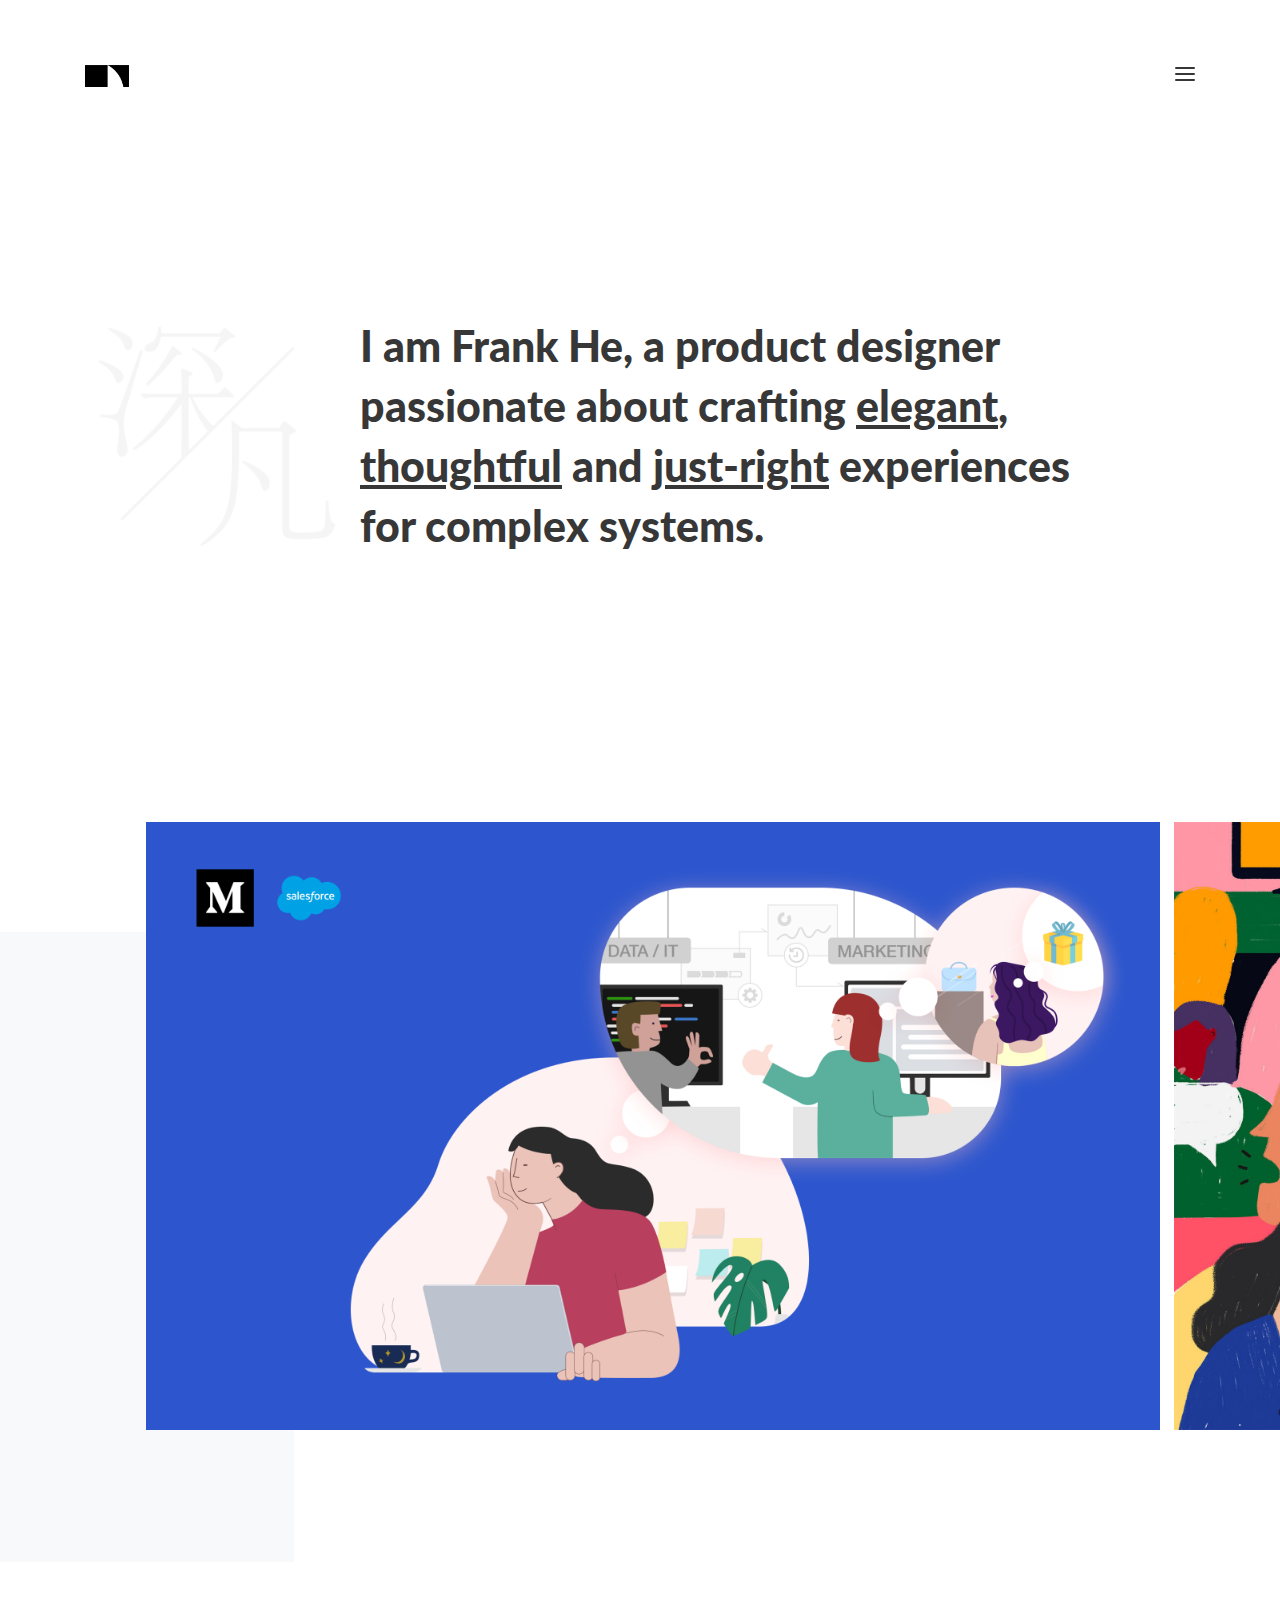
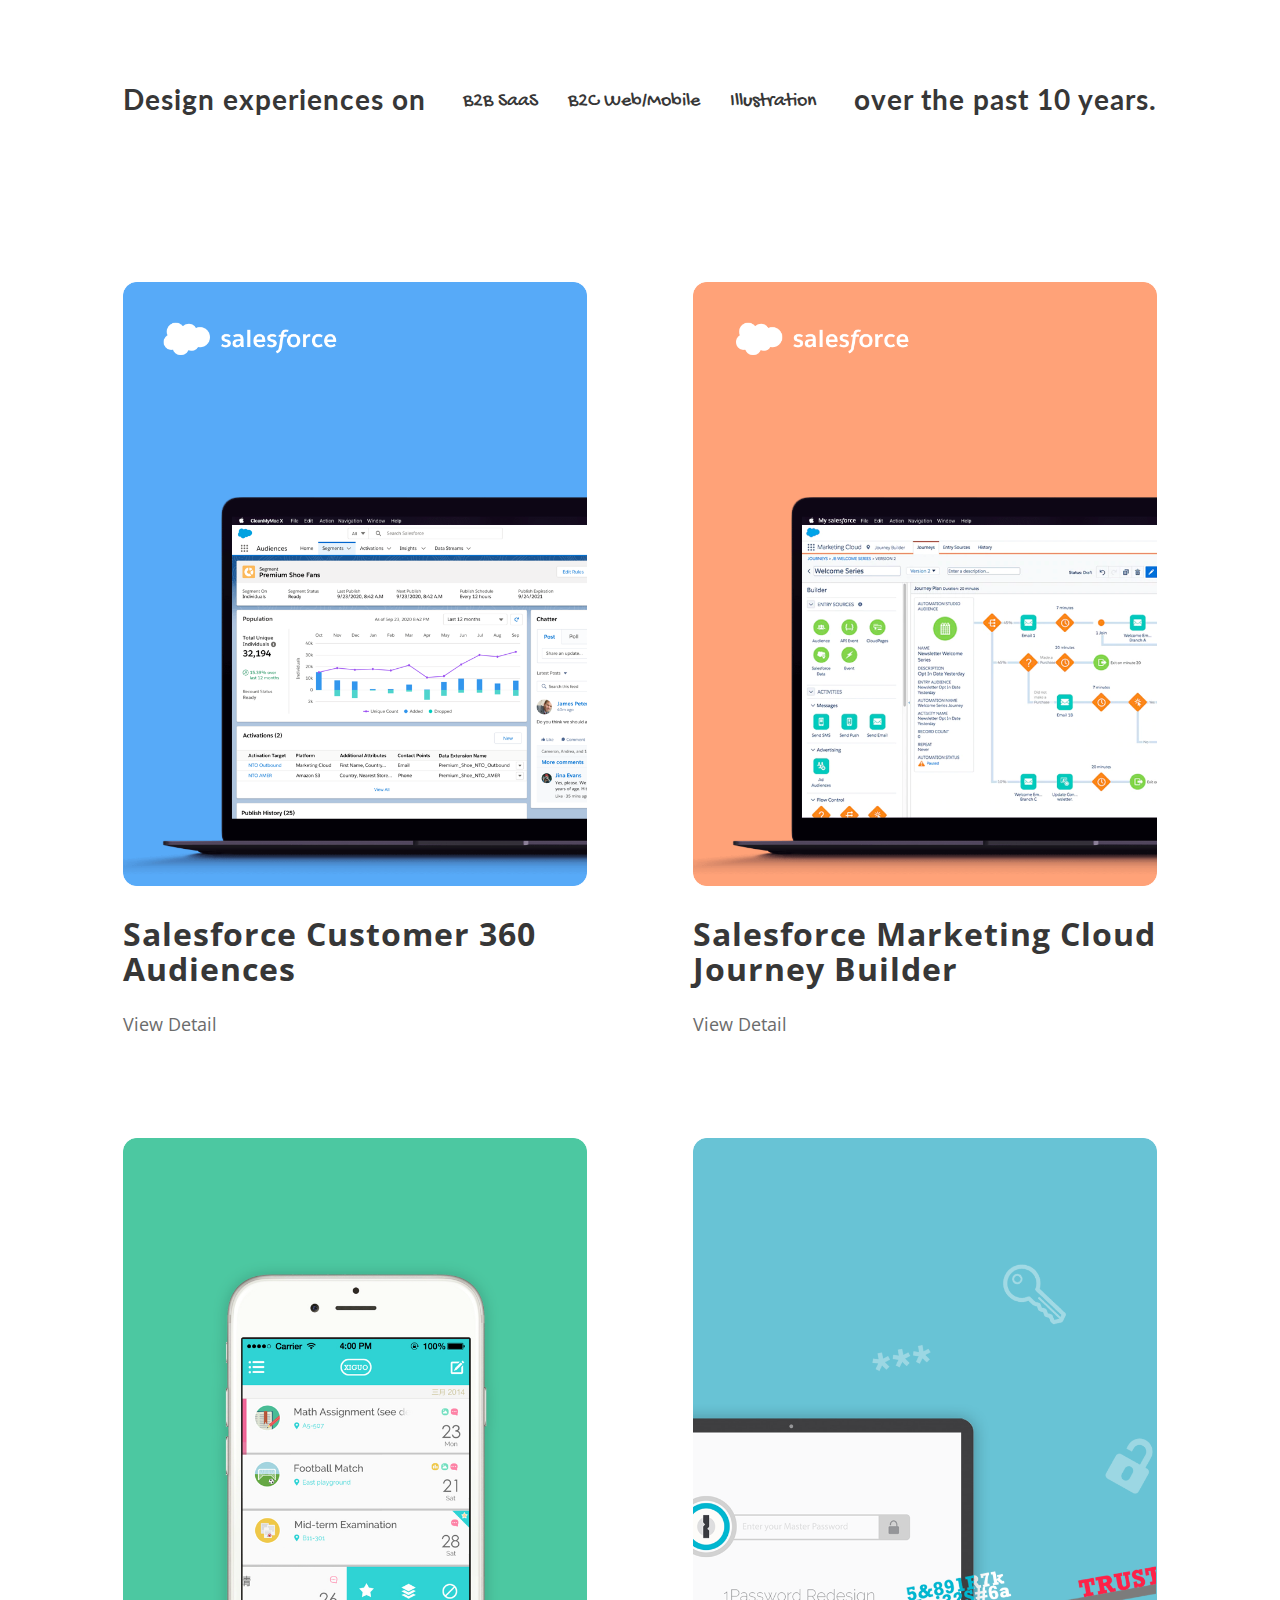
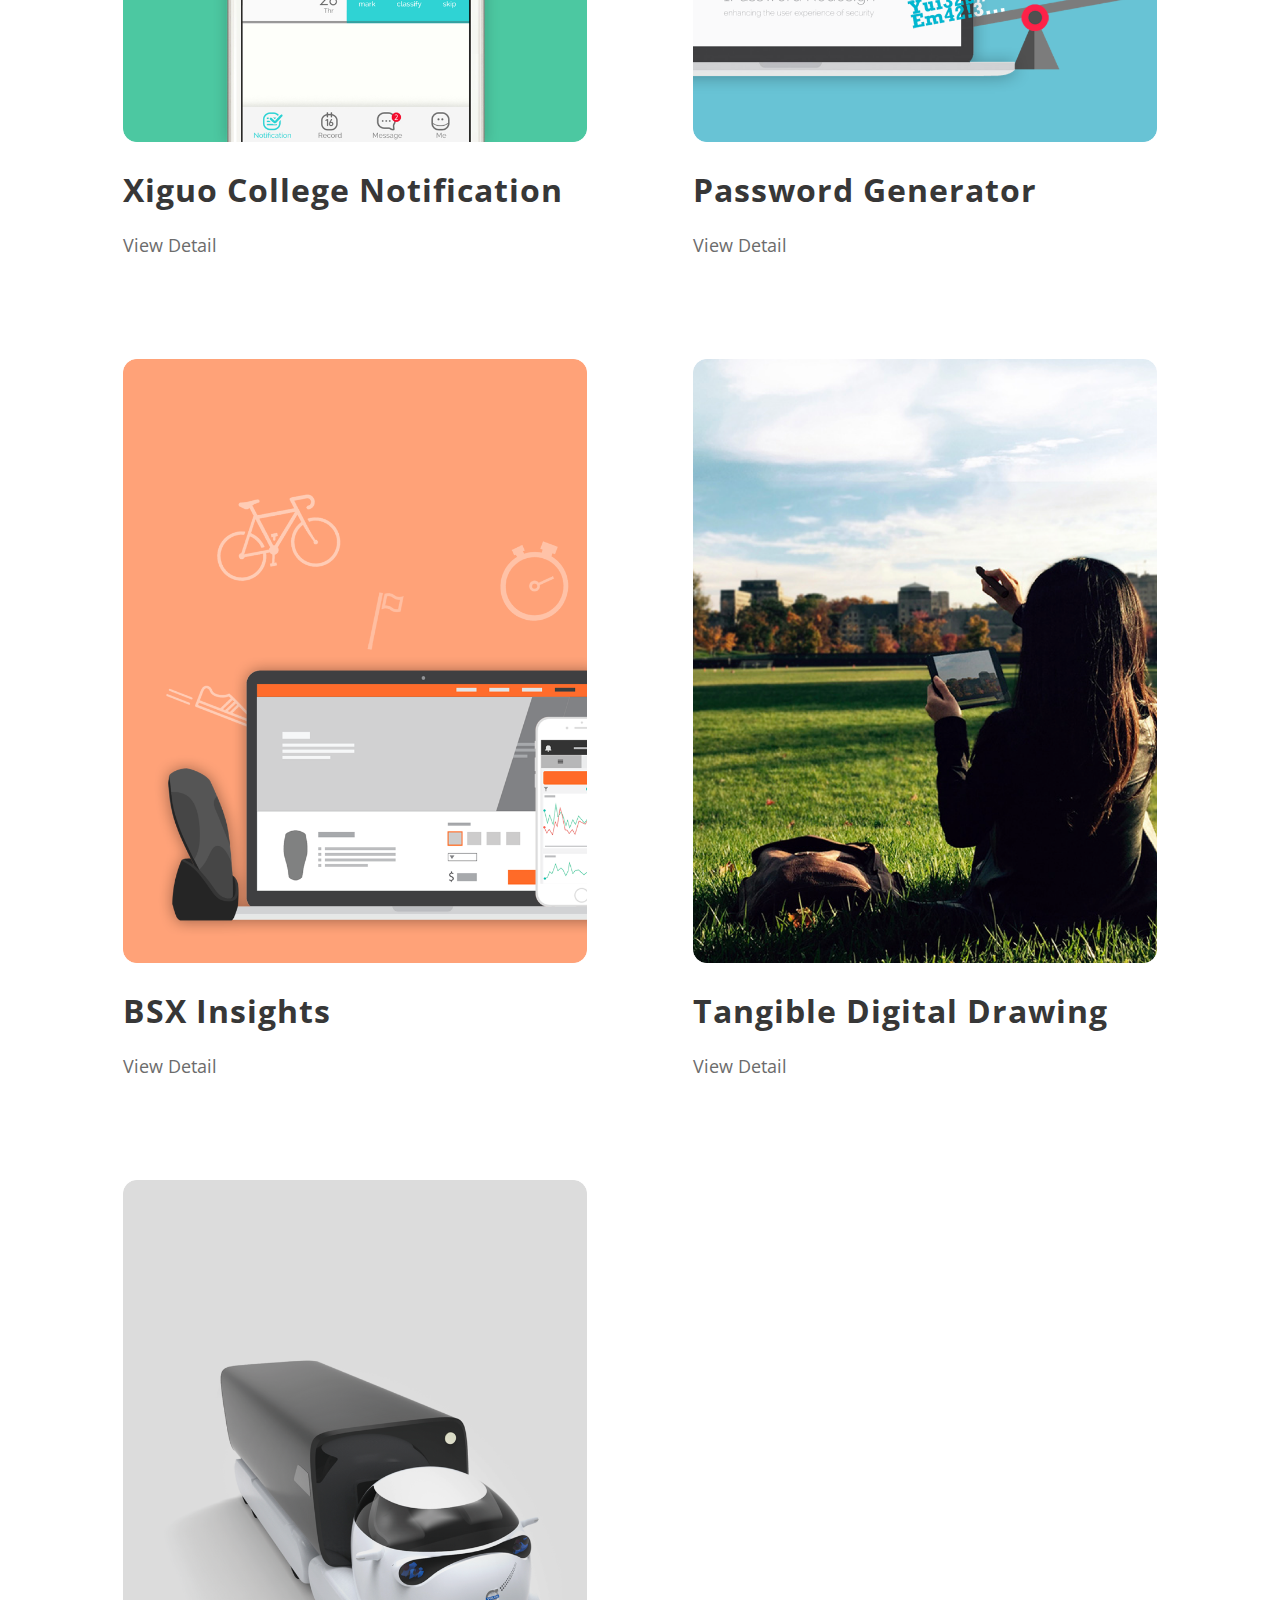
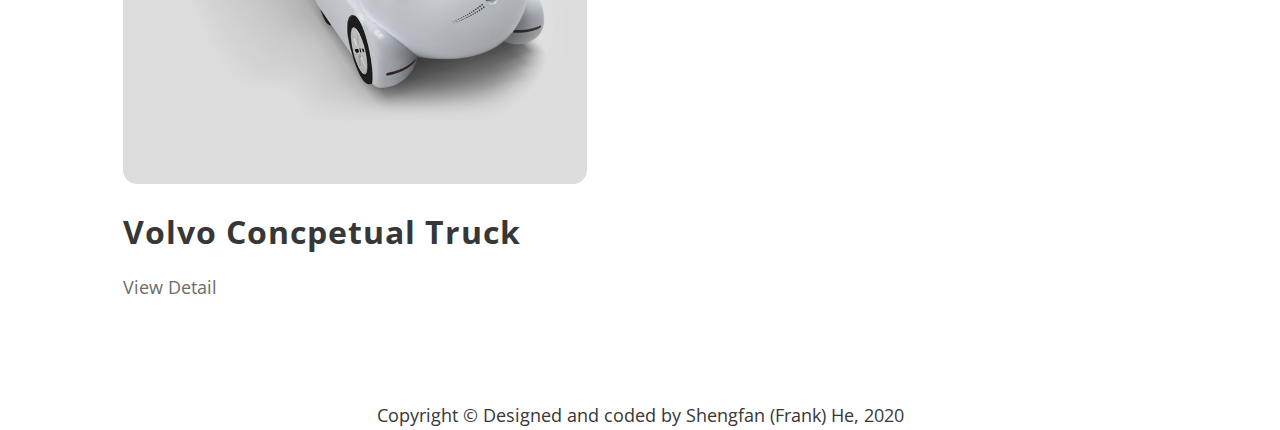
<file: index.html>
<!DOCTYPE html>
<html lang="en">

  <head>

    <meta charset="utf-8">
    <meta name="viewport" content="width=device-width, initial-scale=1, shrink-to-fit=no">
    <meta name="description" content="">
    <meta name="author" content="">

    <title>Frank He's portfolio</title>

    <!-- Bootstrap core CSS -->
    <link href="vendor/bootstrap/css/bootstrap.min.css" rel="stylesheet">

    <!-- Custom fonts for this template -->
    <link href="vendor/font-awesome/css/font-awesome.min.css" rel="stylesheet" type="text/css">
    <link href="https://fonts.googleapis.com/css?family=Gochi+Hand" rel="stylesheet">
    <link href="https://fonts.googleapis.com/css?family=Roboto+Slab:300,400" rel="stylesheet">
    <link href="https://fonts.googleapis.com/css?family=Open+Sans:200,300,300i,400,400i,600,600i,700,700i" rel="stylesheet">
    <link href="https://fonts.googleapis.com/css?family=Droid+Serif:400,400i,700i" rel="stylesheet">
    <link href="https://fonts.googleapis.com/css?family=Merriweather:400,400i,700,700i,900,900i" rel="stylesheet">
    <link href="https://fonts.googleapis.com/css2?family=Lato:wght@300;400;700;900&display=swap" rel="stylesheet">
    <!-- Custom styles for this template -->
    <link href="css/home.css" rel="stylesheet">
    <link rel="icon" href="img/ico.png">
  </head>

  <body id="page-top">

    <script>
      document.body.className = 'fade';
    </script>

    <div class="button-group">
      <a id="input" href=""></a>
      <div id="dropdown-menu">
        <ul class="dropdown-content">
          <li class="lg-link" id="nav-1"><a href="index.html"><h3>Design Work</h3></a></li>
          <li class="lg-link" id="nav-2"><a href="blog.html"><h3>Blog</h3></a></li>
          <li class="lg-link" id="nav-3"><a href="http://designportfolio.club"><h3>Mentorship</h3></a></li>

          <!-- <li class="sm-link">
            <a href="#"><p>About</p></a>
            <a href="#"><p>Contact</p></a>
            <a href="#"><p>Resume</p></a>
          </li> -->
          <li class="icon-link">
            <a href="https://www.linkedin.com/in/shengfanhe/"><i class="fa fa-linkedin" aria-hidden="true"></i></a>
            <a href="https://www.instagram.com/shengfanhe/"><i class="fa fa-instagram" aria-hidden="true"></i></a>
            <a href="https://medium.com/@frankhe"><i class="fa fa-medium" aria-hidden="true"></i></a>
            <a href="https://dribbble.com/frankhe"><i class="fa fa-dribbble" aria-hidden="true"></i></a>
          </li>
        </ul>
      </div>
      <div class="overlay"></div>
    </div>

    <!-- Navigation -->
    <nav class="navbar navbar-expand-lg navbar-light fixed-top" id="mainNav">
      <div class="container">
        <a class="navbar-brand js-scroll-trigger" href="#page-top"><img id="logo" src="img/logo.png"></a>
        <!-- <a class="navbar-brand js-scroll-trigger" href="#page-top" style="font-family:'Lato'; font-size: 1.2rem; font-weight:900">uxworks<span style="color:#FF5A5F">.</span><span style="color:#fff">design</span></a> -->
        <div id="nav-icon1">
          <span></span>
          <span></span>
          <span></span>
        </div>
      </div>
    </nav>


    <!-- Intro Header -->
    <header class="masthead parallax">
      <div class="intro-body parallax-content">
        <div class="container">
          <div class="row" style="position:relative">
            <img src="img/header.png" class="parallax-bg">
              <div class="hero-text">
				<p>I am Frank He, a product designer passionate about crafting <a href="#"><span class="hero-links">elegant</span></a>, <a href="#"><span class="hero-links">thoughtful</span></a> and <a href="#"><span class="hero-links">just-right</span></a> experiences for complex systems.
                </p>
              </div>
              <!-- <a href="#about" class="btn btn-outline-primary js-scroll-trigger btn-header"> Explore UX Works
              </a> -->
          </div>
        </div>
      </div>
    </header>

    <div>
      <div class="greybg"></div>
      <div id="reference"></div>
    </div>

    <div class="cards">
        <a href="https://medium.com/@frankhe/think-beyond-user-an-approach-to-design-driven-development-for-enterprise-products-4a5a3f1eafc0" target="_blank"><img class="card-item" src="img/blog01.png"></a>
        <a href="https://medium.com/@frankhe/%E8%AE%BE%E8%AE%A1%E5%B8%88%E7%9A%84%E5%8A%9E%E5%85%AC%E5%AE%A4%E6%94%BF%E6%B2%BB%E5%AD%A6-f9a9744c4bdd" target="_blank"><img class="card-item" src="img/politics.jpg"></a>
        <a href="https://uxdesign.cc/what-makes-your-design-awesome-b4c1b107b66f" target="_blank"><img class="card-item" src="img/blog03.png"></a>
        <a href="https://uxdesign.cc/stop-using-sketch-library-in-the-early-design-explorations-96db8e27af20" target="_blank"><img class="card-item" src="img/blog02.png"></a>
        <a href="blog.html"><img class="card-item" src="img/more.png"></a>
    </div>

    <div id="content-section"></div>

    <!-- Works Section -->
    <div class="container-fluid content-header text-center">
      <div class="category">
        <div class="category-title"><h4>Design experiences on</h4></div>
        <a href="#section1" class="btn">B2B SaaS</a>
        <a href="#section2" class="btn">B2C Web/Mobile</a>
        <a href="#section3" class="btn">Illustration</a>
        <div class="category-title title-delay"><h4>over the past 10 years.</h4></div>
      </div>
    </div>

    <!-- <div class="container-fluid content-header text-center">
      <div class="category">
        <div class="category-title"><h4>Design experiences on</h4></div>
        <a href="#section1" class="selected btn">B2B SaaS</a>
        <a href="#section2" class="unselected btn">B2C Web/Mobile</a>
        <a href="#section3" class="unselected btn">Others</a>
        <div class="category-title title-delay"><h4>over the past 10 years.</h4></div>
      </div>
    </div> -->

    <section data-spy="scroll" data-target=".category" data-offset="50" style="position:relative;">

    <div class="container uxwork" id="#section1">
      <div class="row">
        <div class="col-lg-6 col-md-6 col-sm-6">
          <div class="uxwork-card">
              <a href="Audiences.html"><img src="img/P1.png"></a>
              <h2>Salesforce Customer 360 Audiences</h2>
              <a href="Audiences.html" class="view-detail">View Detail</a>
          </div>
        </div>
        <div class="col-lg-6 col-md-6 col-sm-6">
          <div class="uxwork-card">
            <a href="Journey.html"><img src="img/P2.png"></a>
            <h2>Salesforce Marketing Cloud Journey Builder</h2>
            <a href="Journey.html" class="view-detail">View Detail</a>
          </div>
        </div>
      </div>
    </div>

    <div class="container uxwork" id="#section2">
      <div class="row">
        <div class="col-lg-6 col-md-6 col-sm-6">
          <div class="uxwork-card">
              <a href="xiguo.html"><img src="img/P3.png"></a>
              <h2>Xiguo College Notification</h2>
              <a href="xiguo.html" class="view-detail">View Detail</a>
          </div>
        </div>
        <div class="col-lg-6 col-md-6 col-sm-6">
          <div class="uxwork-card">
            <a href="1password.html"><img src="img/P4.png"></a>
            <h2>Password Generator</h2>
            <a href="1password.html" class="view-detail">View Detail</a>
          </div>
        </div>
      </div>
    </div>

    <div class="container uxwork">
      <div class="row">
        <div class="col-lg-6 col-md-6 col-sm-6">
          <div class="uxwork-card">
              <a href="https://shengfanhe.github.io/portfolio/bsx.html" target="_blank"><img src="img/P5.png"></a>
              <h2>BSX Insights</h2>
              <a href="https://shengfanhe.github.io/portfolio/bsx.html" class="view-detail" target="_blank">View Detail</a>
          </div>
        </div>
        <div class="col-lg-6 col-md-6 col-sm-6">
          <div class="uxwork-card">
            <a href="https://shengfanhe.github.io/portfolio/drawing.html" target="_blank"><img src="img/P6.png"></a>
            <h2>Tangible Digital Drawing</h2>
            <a href="https://shengfanhe.github.io/portfolio/drawing.html" class="view-detail" target="_blank">View Detail</a>
          </div>
        </div>
      </div>
    </div>

    <div class="container uxwork" id="#section3">
      <div class="row">
        <div class="col-lg-6 col-md-6 col-sm-6">
          <div class="uxwork-card">
              <a href="raskee.html"><img src="img/P7.png"></a>
              <h2>Volvo Concpetual Truck</h2>
              <a href="raskee.html" class="view-detail">View Detail</a>
          </div>
        </div>
      </div>
    </div>
    </section>


    <!-- Footer -->

    <footer>
      <div class="container text-center footer" style="margin-top: 100px">
        <p>Copyright &copy; Designed and coded by Shengfan (Frank) He, 2020</p>
      </div>
    </footer>

    <script>
      document.addEventListener("DOMContentLoaded", function(e) {
      document.body.className = '';
      });
    </script>

    <!-- Bootstrap core JavaScript -->
    <script src="vendor/jquery/jquery.min.js"></script>
    <script src="vendor/popper/popper.min.js"></script>
    <script src="vendor/bootstrap/js/bootstrap.min.js"></script>

    <!-- Plugin JavaScript -->
    <script src="vendor/jquery-easing/jquery.easing.min.js"></script>

    <!-- Custom scripts -->
    <script src="js/main.js"></script>

  </body>

</html>
</file>
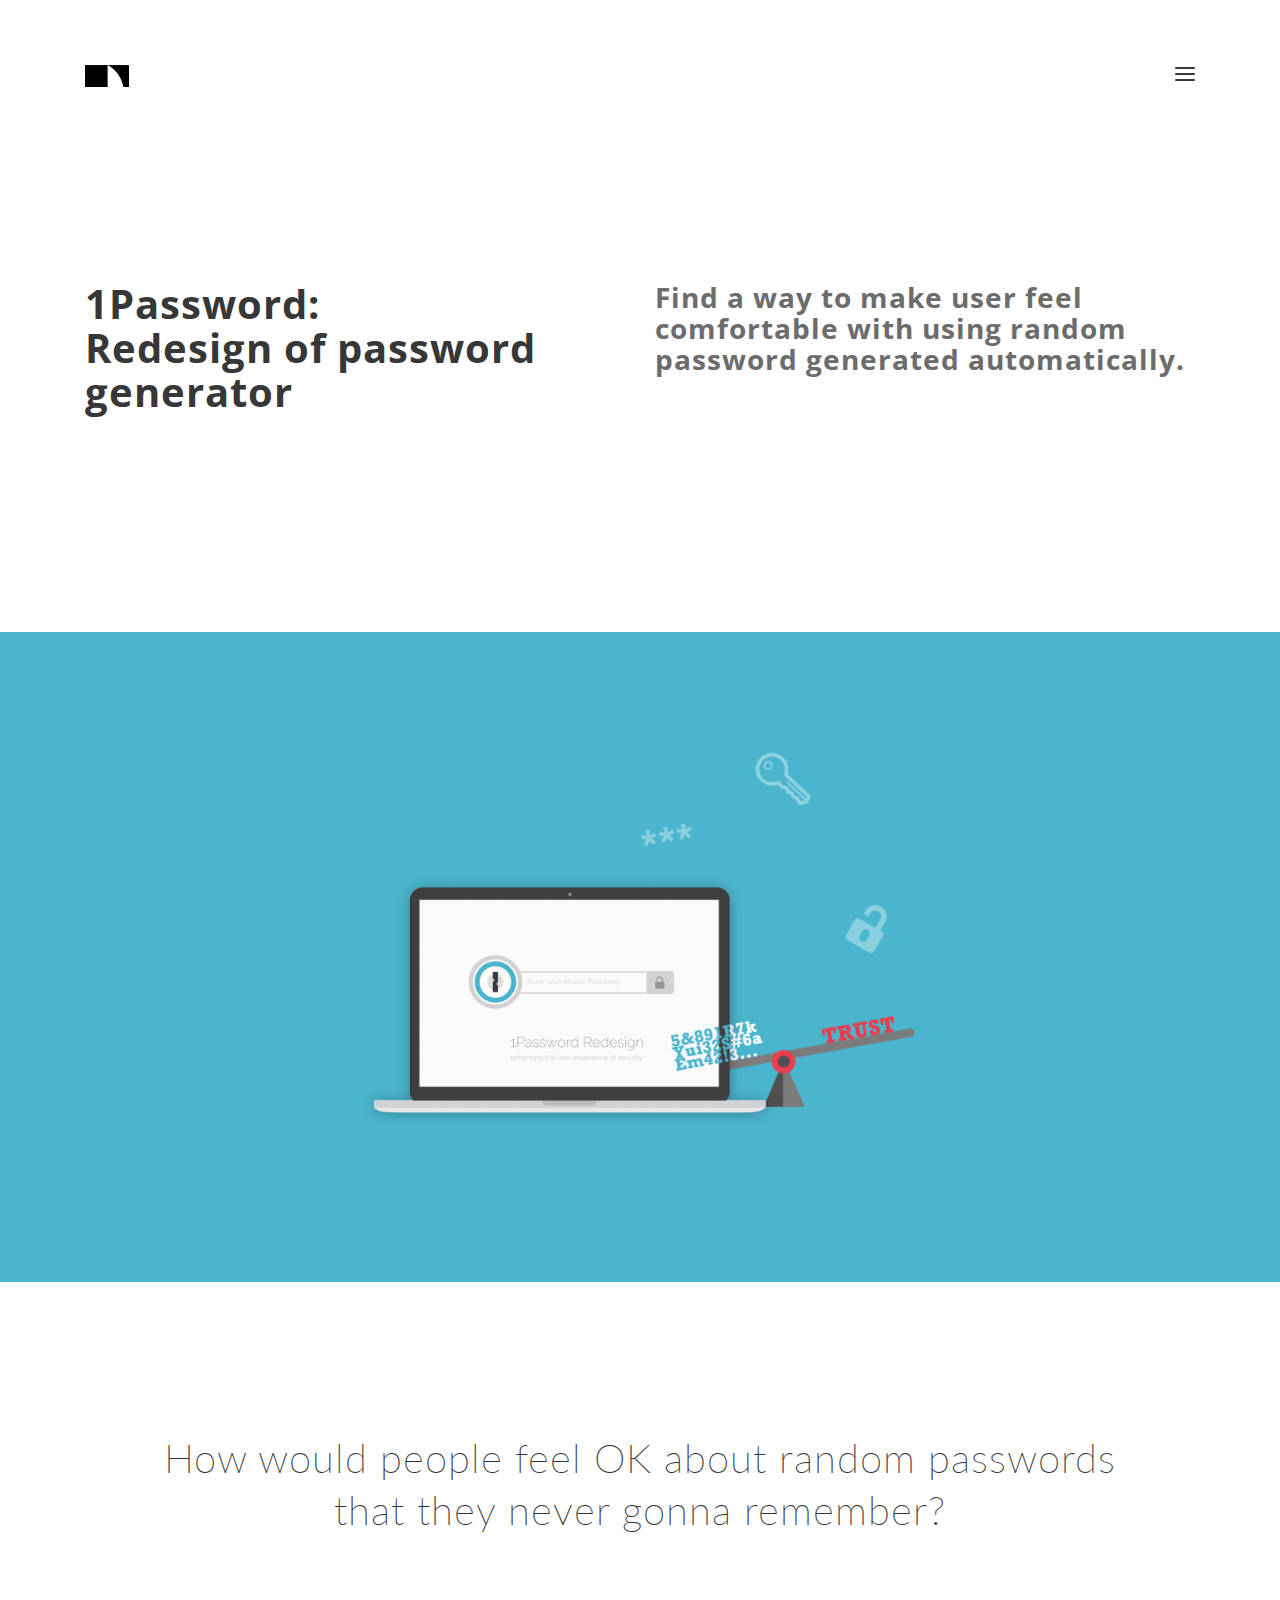
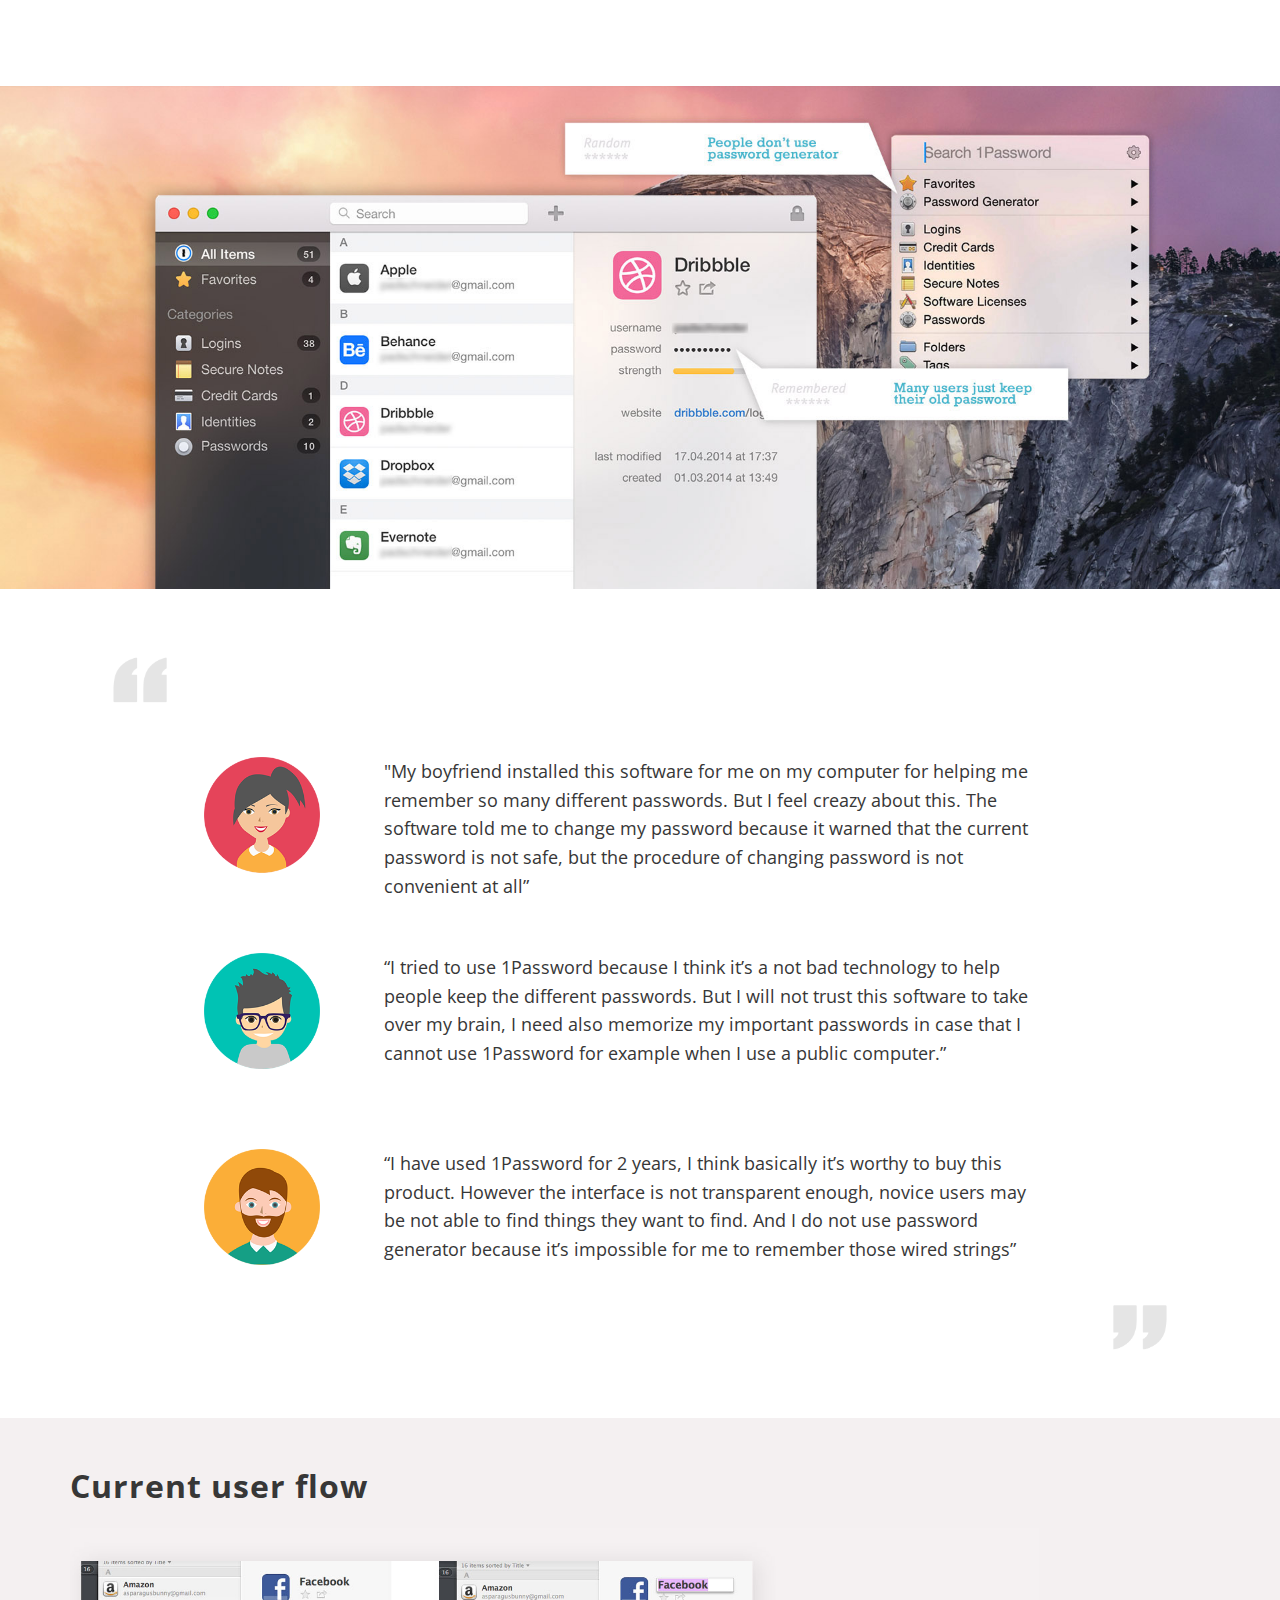
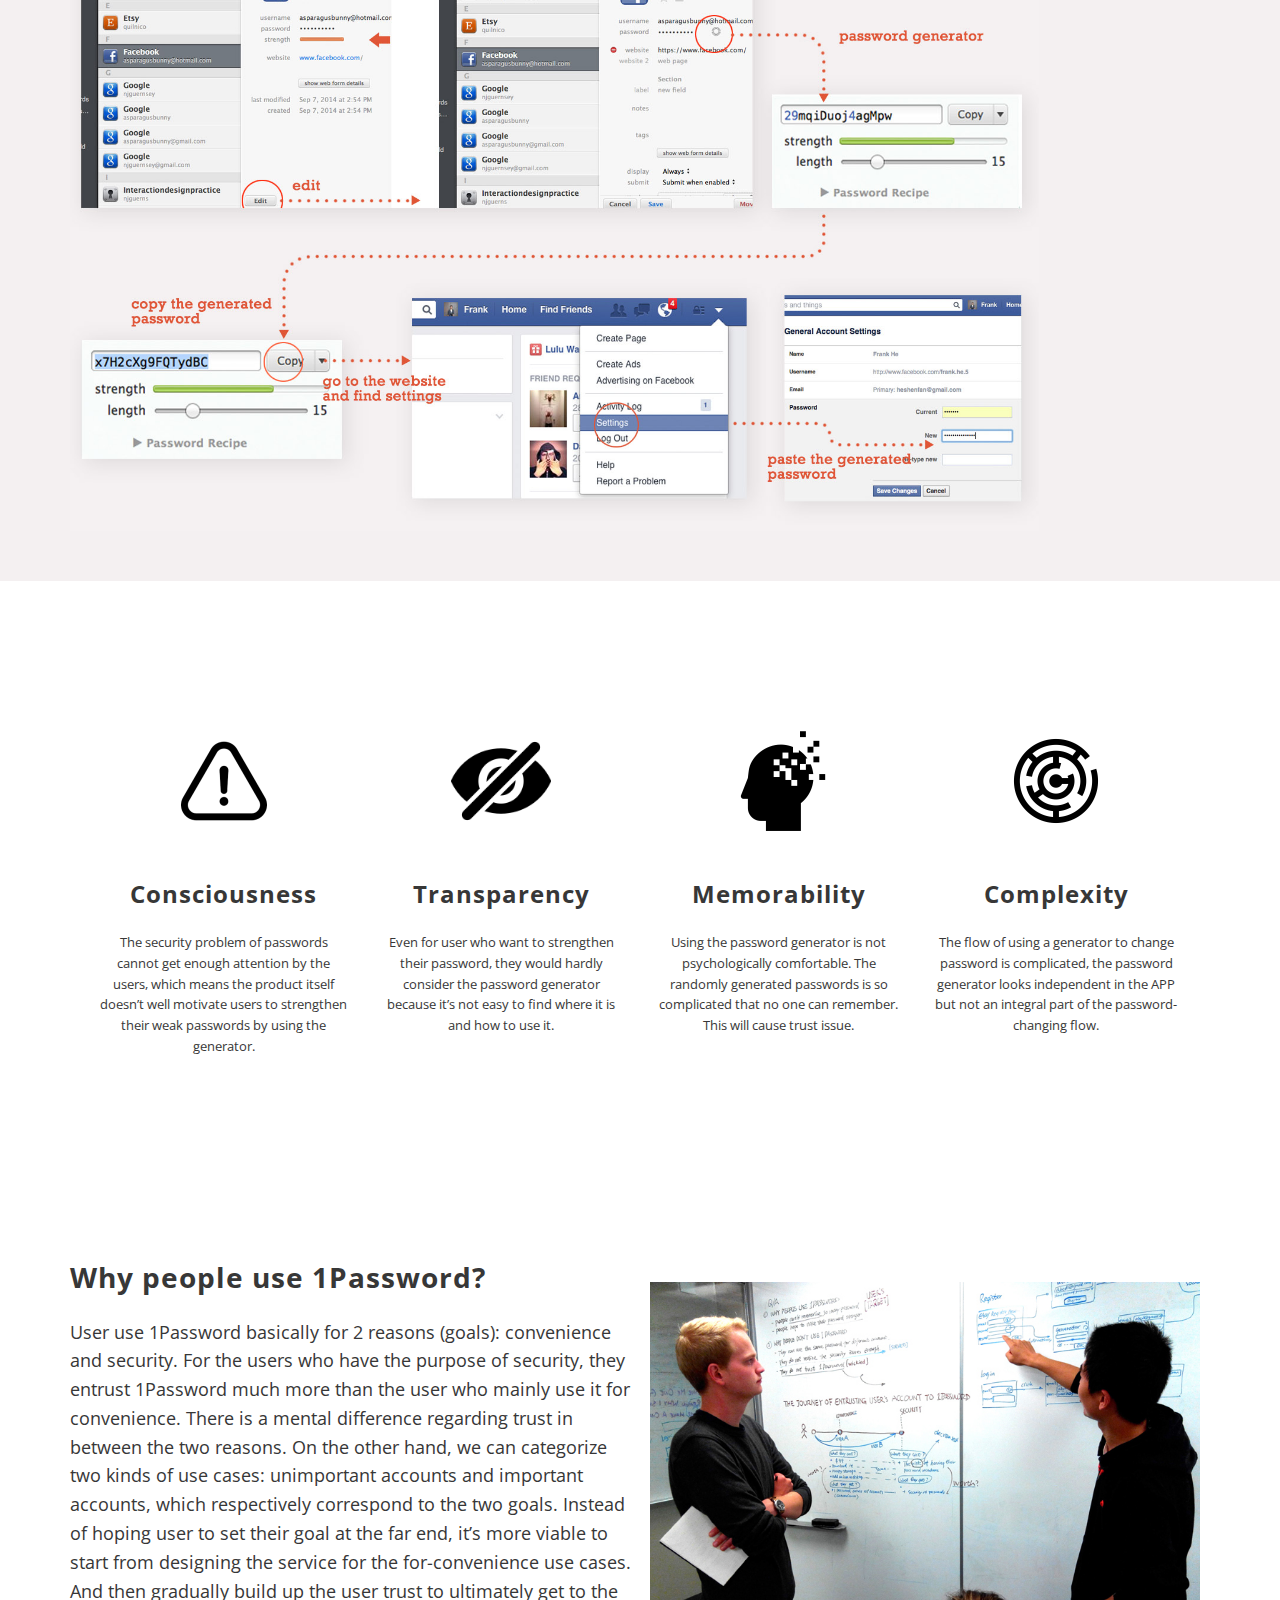
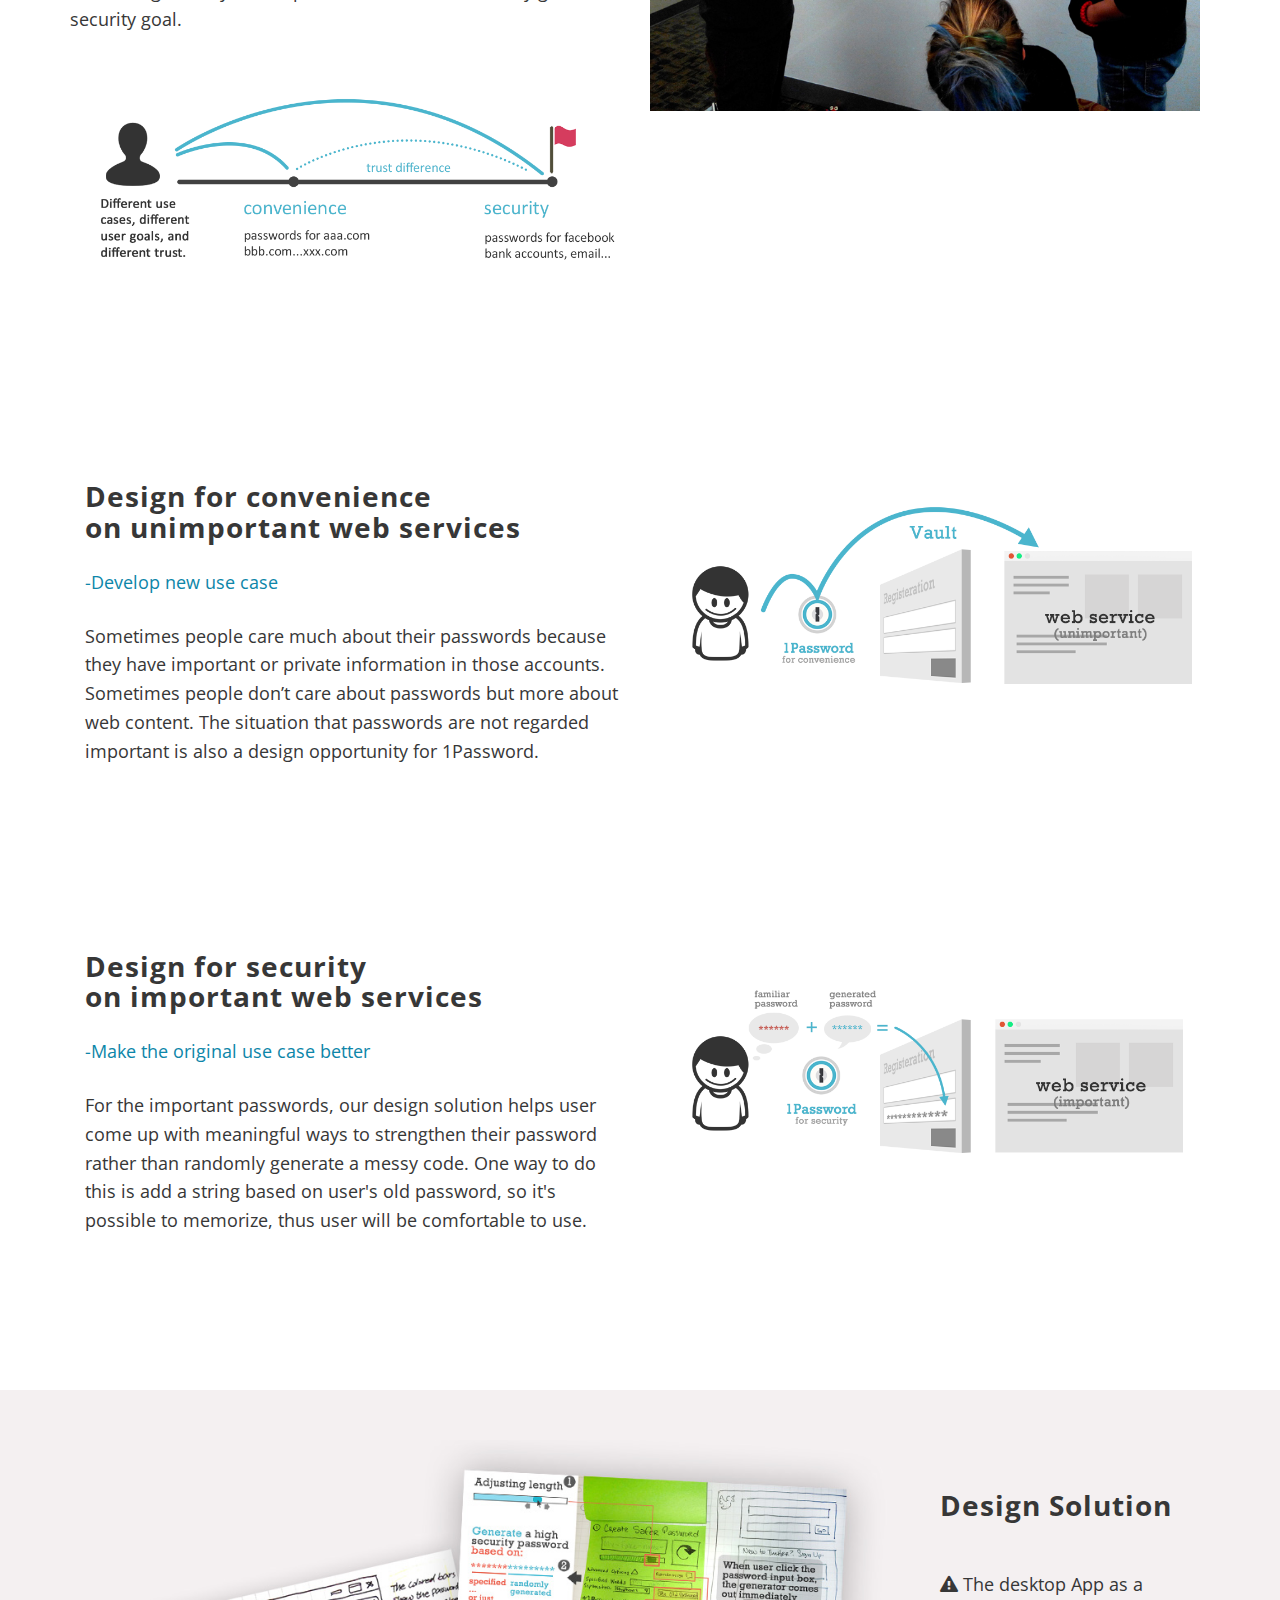
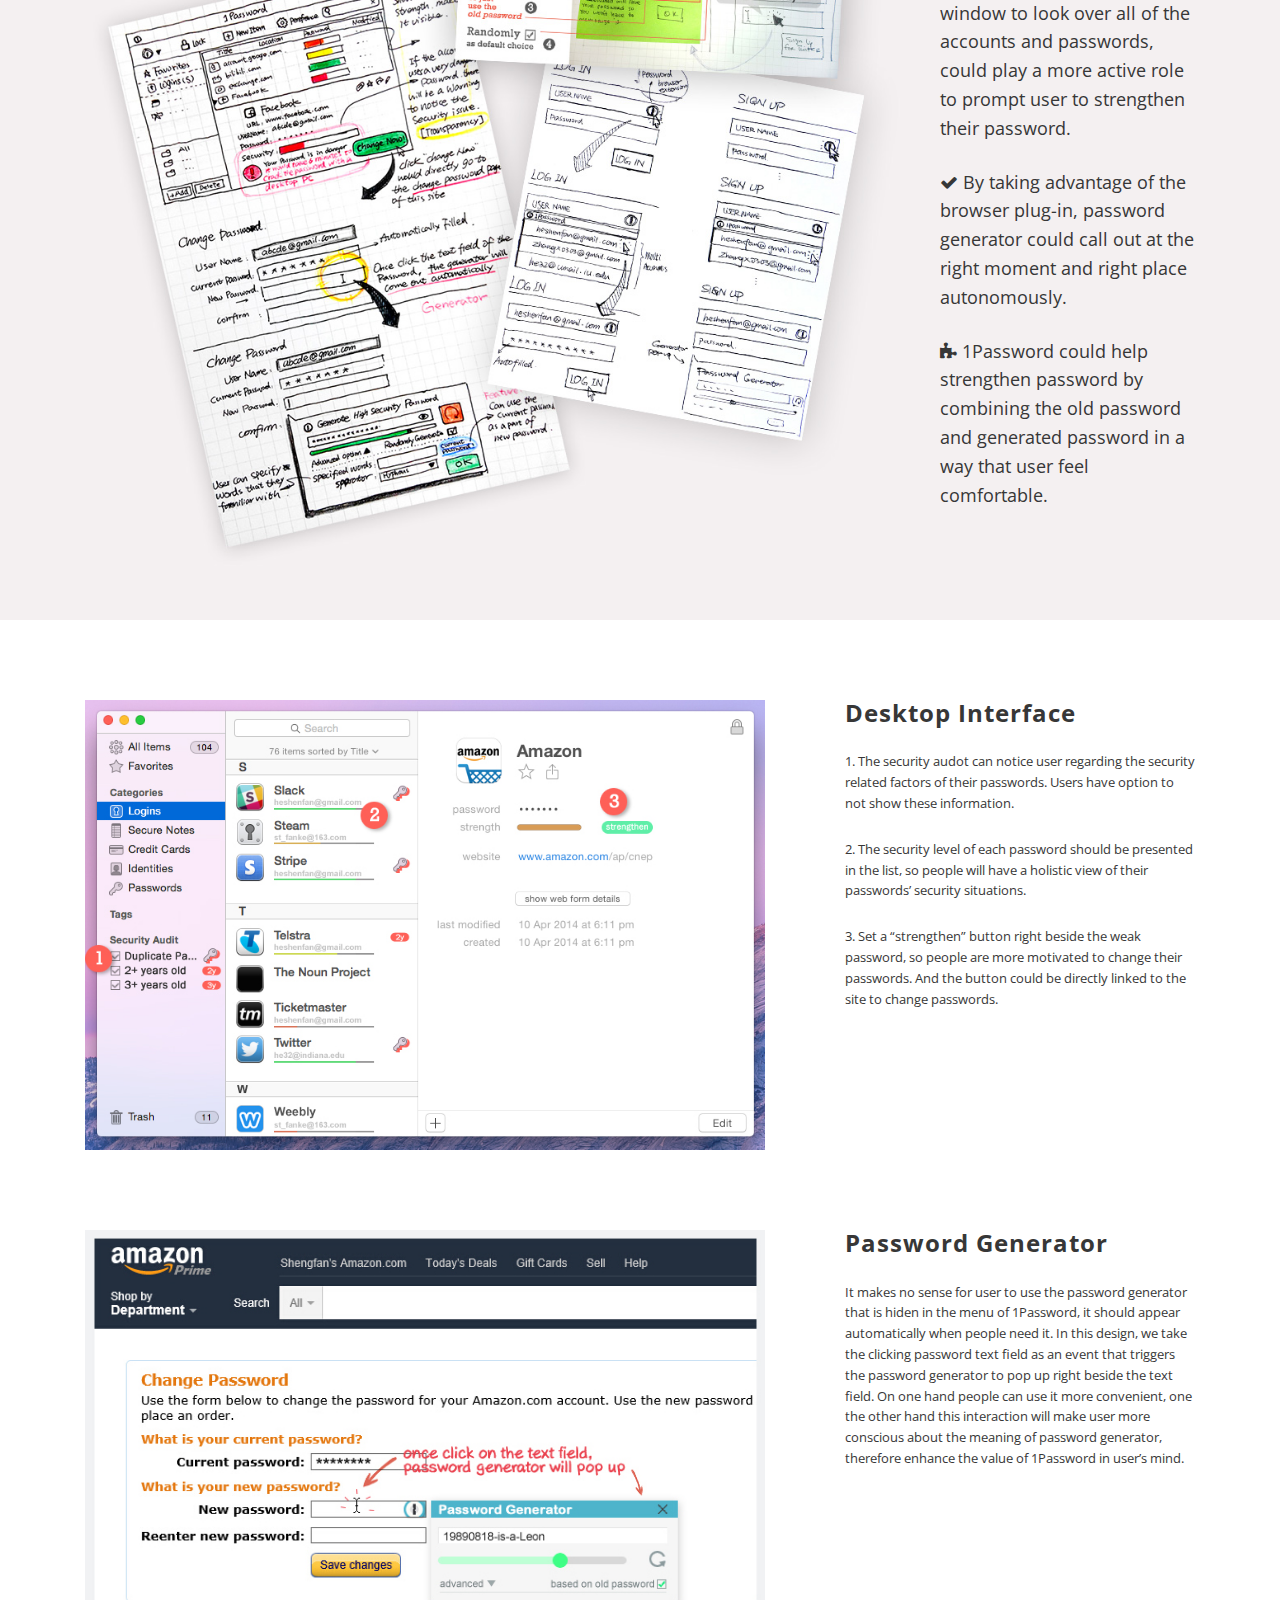
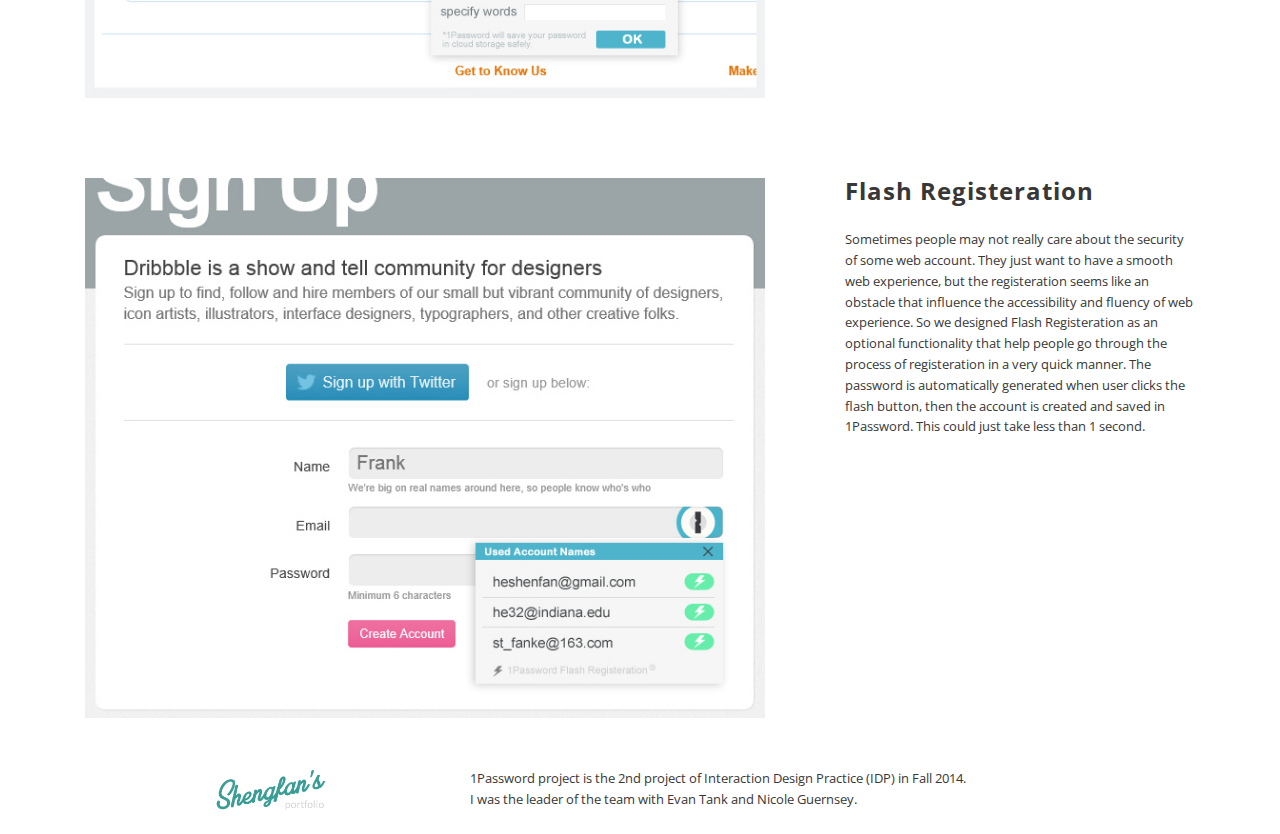
<file: 1password.html>
<!DOCTYPE html>
<html lang="en">

  <head>
    <meta charset="utf-8">
    <meta name="viewport" content="width=device-width, initial-scale=1, shrink-to-fit=no">
    <meta name="description" content="">
    <meta name="author" content="">

    <title>1Password</title>

    <!-- Bootstrap core CSS -->
    <link href="vendor/bootstrap/css/bootstrap.min.css" rel="stylesheet">

    <!-- Custom fonts for this template -->
    <link href="vendor/font-awesome/css/font-awesome.min.css" rel="stylesheet" type="text/css">
    <link href="https://fonts.googleapis.com/css?family=Gochi+Hand" rel="stylesheet">
    <link href="https://fonts.googleapis.com/css?family=Roboto+Slab:300,400" rel="stylesheet">
    <link href="https://fonts.googleapis.com/css?family=Open+Sans:200,300,300i,400,400i,600,600i,700,700i" rel="stylesheet">
    <link href="https://fonts.googleapis.com/css?family=Droid+Serif:400,400i,700i" rel="stylesheet">
    <link href="https://fonts.googleapis.com/css?family=Merriweather:400,400i,700,700i,900,900i" rel="stylesheet">
    <link href="https://fonts.googleapis.com/css2?family=Lato:wght@300;400;700;900&display=swap" rel="stylesheet">
    <!-- Custom styles for this template -->
    <link href="css/home.css" rel="stylesheet">
    <link href="css/portfolio-page.css" rel="stylesheet">  
    <link rel="icon" href="img/ico.png">  
  </head>

<body>

    <script>
      document.body.className = 'fade';
    </script>  

    <div class="button-group">
      <a id="input" href=""></a>
      <div id="dropdown-menu">
        <ul class="dropdown-content">
          <li class="lg-link" id="nav-1"><a href="index.html"><h3>Design Work</h3></a></li>
          <li class="lg-link" id="nav-2"><a href="blog.html"><h3>Blog</h3></a></li>
          <li class="lg-link" id="nav-3"><a href="http://designportfolio.club"><h3>Mentorship</h3></a></li>

          <li class="icon-link">
            <a href="#"><i class="fa fa-linkedin" aria-hidden="true"></i></a>
            <a href="#"><i class="fa fa-instagram" aria-hidden="true"></i></a>
            <a href="#"><i class="fa fa-medium" aria-hidden="true"></i></a>
            <a href="#"><i class="fa fa-dribbble" aria-hidden="true"></i></a>
          </li>
        </ul>
      </div>
      <div class="overlay"></div>
    </div>

    <!-- Navigation -->
    <nav class="navbar navbar-expand-lg navbar-light fixed-top" id="mainNav">
      <div class="container">
        <a class="navbar-brand js-scroll-trigger" href="index.html"><img id="logo" src="img/logo.png"></a>
        <div id="nav-icon1">
          <span></span>
          <span></span>
          <span></span>
        </div>
      </div>
    </nav>

    <div class="container" style="height:600px">
      <div class="row" style="padding-top: 250px">
        <div class="col-lg-6 col-md-6 col-sm-6" style="padding-right: 100px">
          <h1>1Password: <br>Redesign of password generator</h1>
        </div>
        <div class="col-lg-6 col-md-6 col-sm-6" style="color: #6c6c6c">
          <h3>Find a way to make user feel comfortable with using random password generated automatically.</h3>
        </div>
      </div>
    </div>

    <div class="intro-header-1pass">
      <div class="heroImg" style="text-align: center;">
        <img src="img/1pass/1password-hero.png" alt="">
      </div>
    </div>


    <div class="project-why">
      <div class="container">
        <div class="row">
          <h1 style="margin: 150px auto">How would people feel OK about random passwords <br>that they never gonna remember?</h1>
        </div>
      </div>
    </div>

    <img src="img/1pass/1pass-hero-intro.jpg" style="height: auto; width: 100%">

    <div class="container">
      <img src="img/1pass/Quotation-mark-top.png" style="height: auto; width: 100%; margin-top: 40px">
    </div>

    <div class="container">
      <div class="row">
        <div class="persona-row" style="margin: 0 10%;">
          <div class="persona-photo">
            <img src="img/1pass/1pass-persona1.png" alt="">
          </div>
          <div class="persona-story" style="width:650px">
            <p>"My boyfriend installed this software for me on my computer for helping me remember so many different passwords. But I feel creazy about this. The software told me to change my password because it warned that the current password is not safe, but the procedure of changing password is not convenient at all”</p>
          </div>
        </div>
      </div>
      <div class="row">
        <div class="persona-row" style="margin: 0 10%;">
          <div class="persona-photo">
            <img src="img/1pass/1pass-persona2.png" alt="">
          </div>
          <div class="persona-story" style="width:650px">
            <p>“I tried to use 1Password because I think it’s a not bad technology to help people keep the different passwords. But I will not trust this software to take over my brain, I need also memorize my important passwords in case that I cannot use 1Password for example when I use a public computer.”</p>
          </div>
        </div>
      </div>
      <div class="row">
        <div class="persona-row" style="margin: 0 10%;">
          <div class="persona-photo">
            <img src="img/1pass/1pass-persona3.png" alt="">
          </div>
          <div class="persona-story" style="width:650px">
            <p>“I have used 1Password for 2 years, I think basically it’s worthy to buy this product. However the interface is not transparent enough, novice users may be not able to find things they want to find. And I do not use password generator because it’s impossible for me to remember those wired strings”</p>
          </div>
        </div>
      </div>
    </div>

    <div class="container">
      <img src="img/1pass/Quotation-mark-bottom.png" style="height: auto; width: 100%; margin-bottom: 40px">
    </div>

    <div class="warm-grey-bg">
      <div class="container">
        <div class="row">
          <h2 style="margin-top: 50px">Current user flow</h2>
          <img src="img/1pass/1pass-current-flow.jpg" style="height: auto; width: 85%; margin-bottom: 50px">
        </div>
      </div>
    </div>

    <div class="container">
      <div class="row tiny-font" style="margin:100px 0;">
        <div class="col-lg-3 col-md-3 text-center">
          <img src="img/1pass/1pass-icon-01.png" class="col-4-icons">
          <h4>Consciousness</h4>
          <p>The security problem of passwords cannot get enough attention by the users, which means the product itself doesn’t well motivate users to strengthen their weak passwords by using the generator.</p>
        </div>
        <div class="col-lg-3 col-md-3 text-center">
          <img src="img/1pass/1pass-icon-02.png" class="col-4-icons">
          <h4>Transparency</h4>
          <p>Even for user who want to strengthen their password, they would hardly consider the password generator because it’s not easy to find where it is and how to use it.</p>
        </div>
        <div class="col-lg-3 col-md-3 text-center">
          <img src="img/1pass/1pass-icon-03.png" class="col-4-icons">
          <h4>Memorability</h4>
          <p>Using the password generator is not psychologically comfortable. The randomly generated passwords is so complicated that no one can remember. This will cause trust issue.</p>
        </div>
        <div class="col-lg-3 col-md-3 text-center">
          <img src="img/1pass/1pass-icon-04.png" class="col-4-icons">
          <h4>Complexity</h4>
          <p>The flow of using a generator to change password is complicated, the password generator looks independent in the APP but not an integral part of the password-changing flow. </p>
        </div>
      </div>
    </div>


    <div class="container">
      <div class="row">
        <div class="col-lg-6 col-md-6 annotation">
          <h3 style="padding-top:0">Why people use 1Password?</h3>
          <p>User use 1Password basically for 2 reasons (goals): convenience and security. For the users who have the purpose of security, they entrust 1Password much more than the user who mainly use it for convenience. There is a mental difference regarding trust in between the two reasons. On the other hand, we can categorize two kinds of use cases: unimportant accounts and important accounts, which respectively correspond to the two goals. Instead of hoping user to set their goal at the far end, it’s more viable to start from designing the service for the for-convenience use cases. And then gradually build up the user trust to ultimately get to the security goal.</p>
          <img src="img/1pass/trust-difference.png">
        </div>
        <div class="col-lg-6 col-md-6 annotation">
          <img src="img/1pass/1pass-photo.jpg" style="margin-top:20px">
        </div>
      </div>
    </div>

    <div class="container">
      <div class="row annotation" style="margin-top:50px">
        <div class="col-lg-6 col-md-6">
          <h3>Design for convenience<br>on unimportant web services</h3>
          <p style="color:#0d86a9; padding-bottom:0">-Develop new use case</p>
          <p>Sometimes people care much about their passwords because they have important or private information in those accounts. Sometimes people don’t care about passwords but more about web content. The situation that passwords are not regarded important is also a design opportunity for 1Password.</p>
        </div>
        <div class="col-lg-6 col-md-6">
          <img src="img/1pass/1pass-skip-password.png">
        </div>
      </div>
    </div>

    <div class="container">
      <div class="row annotation" style="margin-bottom:50px">
        <div class="col-lg-6 col-md-6">
          <h3>Design for security<br>on important web services</h3>
          <p style="color:#0d86a9; padding-bottom:0">-Make the original use case better</p>
          <p>For the important passwords, our design solution helps user come up with meaningful ways to strengthen their password rather than randomly generate a messy code. One way to do this is add a string based on user's old password, so it's possible to memorize, thus user will be comfortable to use.</p>
        </div>
        <div class="col-lg-6 col-md-6">
          <img src="img/1pass/1pass-combine-password.png">
        </div>
      </div>
    </div>

    <div class="warm-grey-bg">
      <div class="container">
        <div class="row" style="padding: 50px 0">
          <div class="col-lg-9 col-md-9">
            <img src="img/1pass/1pass-wire-sketches.jpg" style="width:100%;height:auto">
          </div>
          <div class="col-lg-3 col-md-3">
            <h3 style="margin-top: 50px">Design Solution</h3><br>
            <p><i class="fa fa-exclamation-triangle"></i> The desktop App as a window to look over all of the accounts and passwords, could play a more active role to prompt user to strengthen their password.</p>
            <p><i class="fa fa-check"></i> By taking advantage of the browser plug-in, password generator could call out at the right moment and right place autonomously.</p>
            <p><i class="fa fa-puzzle-piece"></i> 1Password could help strengthen password by combining the old password and generated password in a way that user feel comfortable.</p>
          </div>
        </div>
      </div>
    </div>

    <div class="container">
      <div class="row interface-desktop">
        <div class="col-lg-8 col-md-8">
          <img src="img/1pass/1pass-UI-1.jpg">
        </div>
        <div class="col-lg-4 col-md-4 tiny-font">
          <h4>Desktop Interface</h4>
          <p>1. The security audot can notice user regarding the security related factors of their passwords. Users have option to not show these information.</p>
          <p>2. The security level of each password should be presented in the list, so people will have a holistic view of their passwords’ security situations.</p>
          <p>3. Set a “strengthen” button right beside the weak password, so people are more motivated to change their passwords. And the button could be directly linked to the site to change passwords.</p>
        </div>
      </div>
    </div>

    <div class="container">
      <div class="row interface-desktop">
        <div class="col-lg-8 col-md-8">
          <img src="img/1pass/1pass-UI-2.jpg">
        </div>
        <div class="col-lg-4 col-md-4 tiny-font">
          <h4>Password Generator</h4>
          <p>It makes no sense for user to use the password generator that is hiden in the menu of 1Password, it should appear automatically when people need it. In this design, we take the clicking password text field as an event that triggers the password generator to pop up right beside the text field. On one hand people can use it more convenient, one the other hand this interaction will make user more conscious about the meaning of password generator, therefore enhance the value of 1Password in user’s mind.</p>
        </div>
      </div>
    </div>

    <div class="container">
      <div class="row interface-desktop">
        <div class="col-lg-8 col-md-8">
          <img src="img/1pass/1pass-UI-3.jpg">
        </div>
        <div class="col-lg-4 col-md-4 tiny-font">
          <h4>Flash Registeration</h4>
          <p>Sometimes people may not really care about the security of some web account. They just want to have a smooth web experience, but the registeration seems like an obstacle that influence the accessibility and fluency of web experience. So we designed Flash Registeration as an optional functionality that help people go through the process of registeration in a very quick manner. The password is automatically generated when user clicks the flash button, then the account is created and saved in 1Password. This could just take less than 1 second.</p>
        </div>
      </div>
    </div>

    <div class="container">
      <div class="row footer-row">
        <div class="col-lg-4 col-md-4 text-center">
          <img src="img/logo-color.png" style="width: 120px; height: auto">
        </div>
        <div class="col-lg-8 col-md-8 tiny-font">
          <p>1Password project is the 2nd project of Interaction Design Practice (IDP) in Fall 2014.<br>I was the leader of the team with Evan Tank and Nicole Guernsey.</p>
        </div>
      </div>
    </div>

    <script>
      document.addEventListener("DOMContentLoaded", function(e) {
      document.body.className = '';
      });
    </script>    

    <script src="vendor/jquery/jquery.min.js"></script>
    <script src="vendor/popper/popper.min.js"></script>
    <script src="vendor/bootstrap/js/bootstrap.min.js"></script>

    <!-- Plugin JavaScript -->
    <script src="vendor/jquery-easing/jquery.easing.min.js"></script>

    <!-- Custom scripts -->
    <script src="js/main.js"></script>
    <script src="js/portfolio-page.js"></script>
  </body>
</html>
</file>
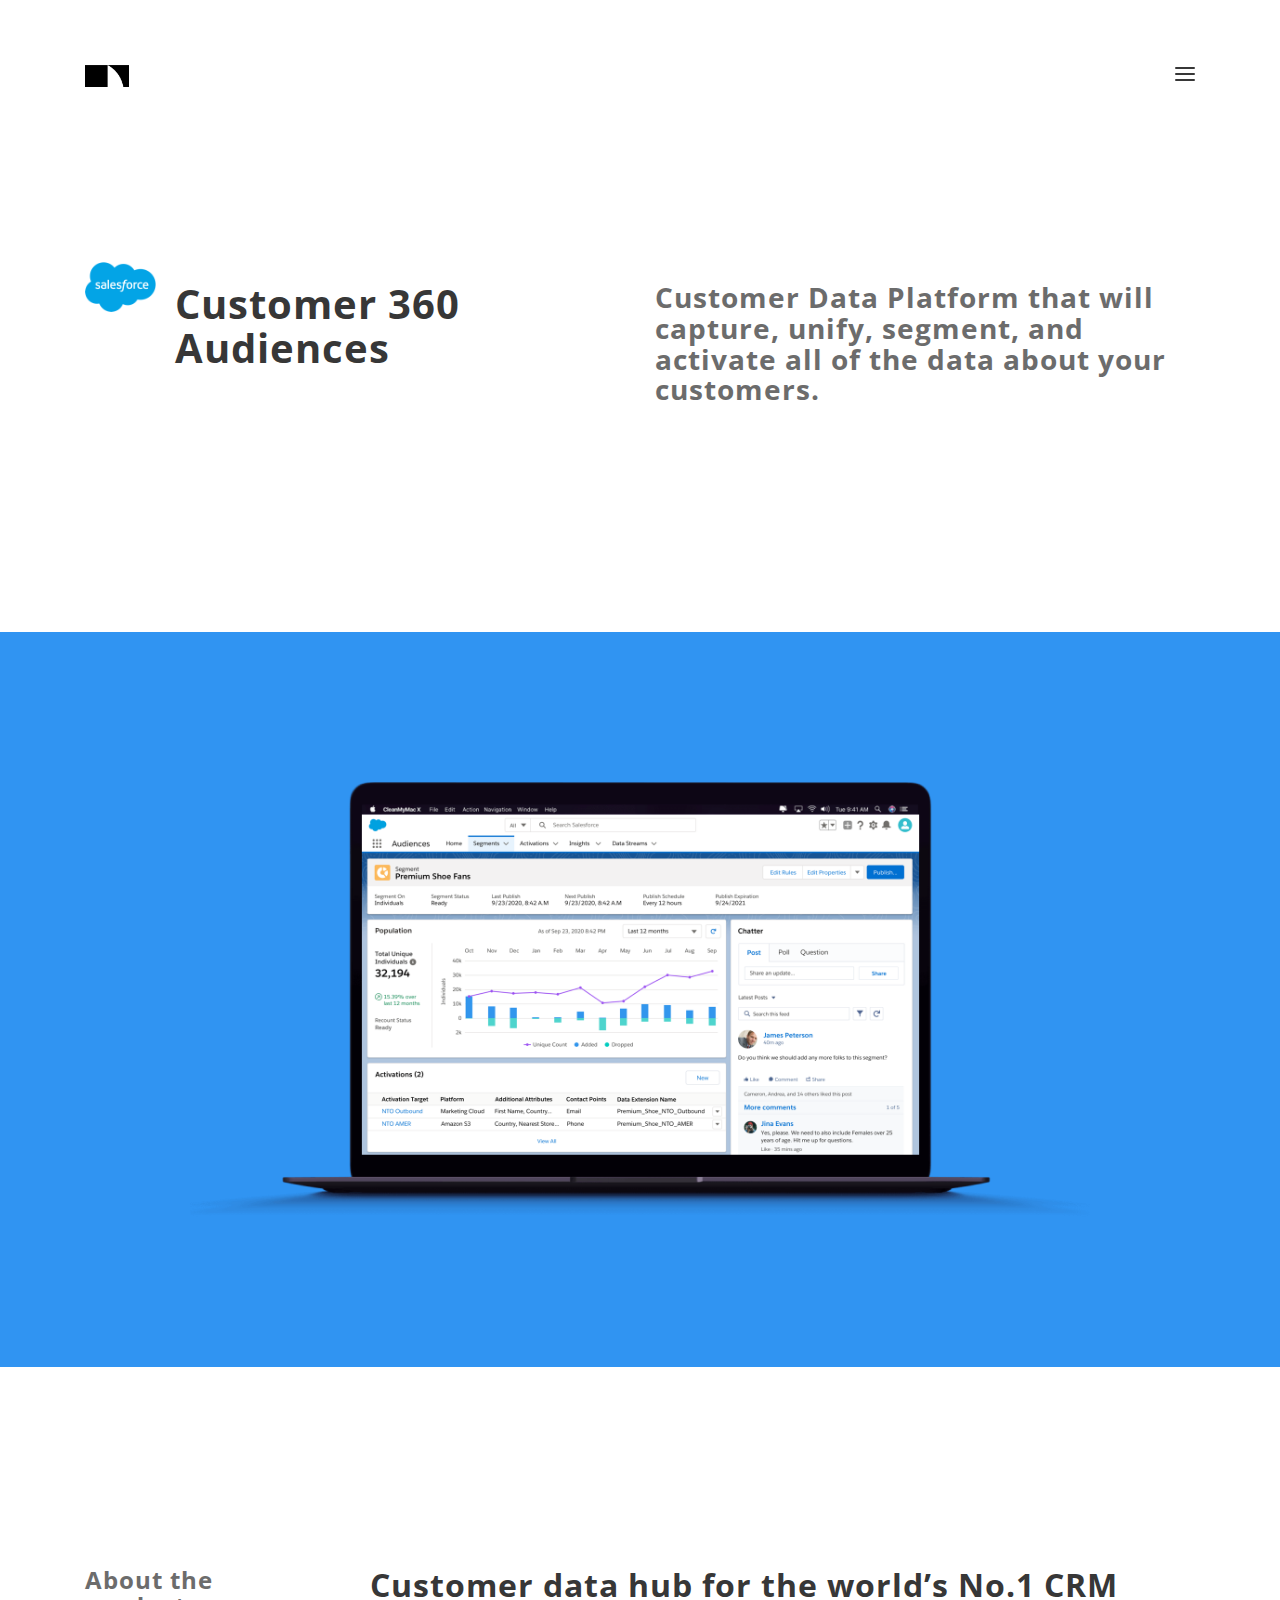
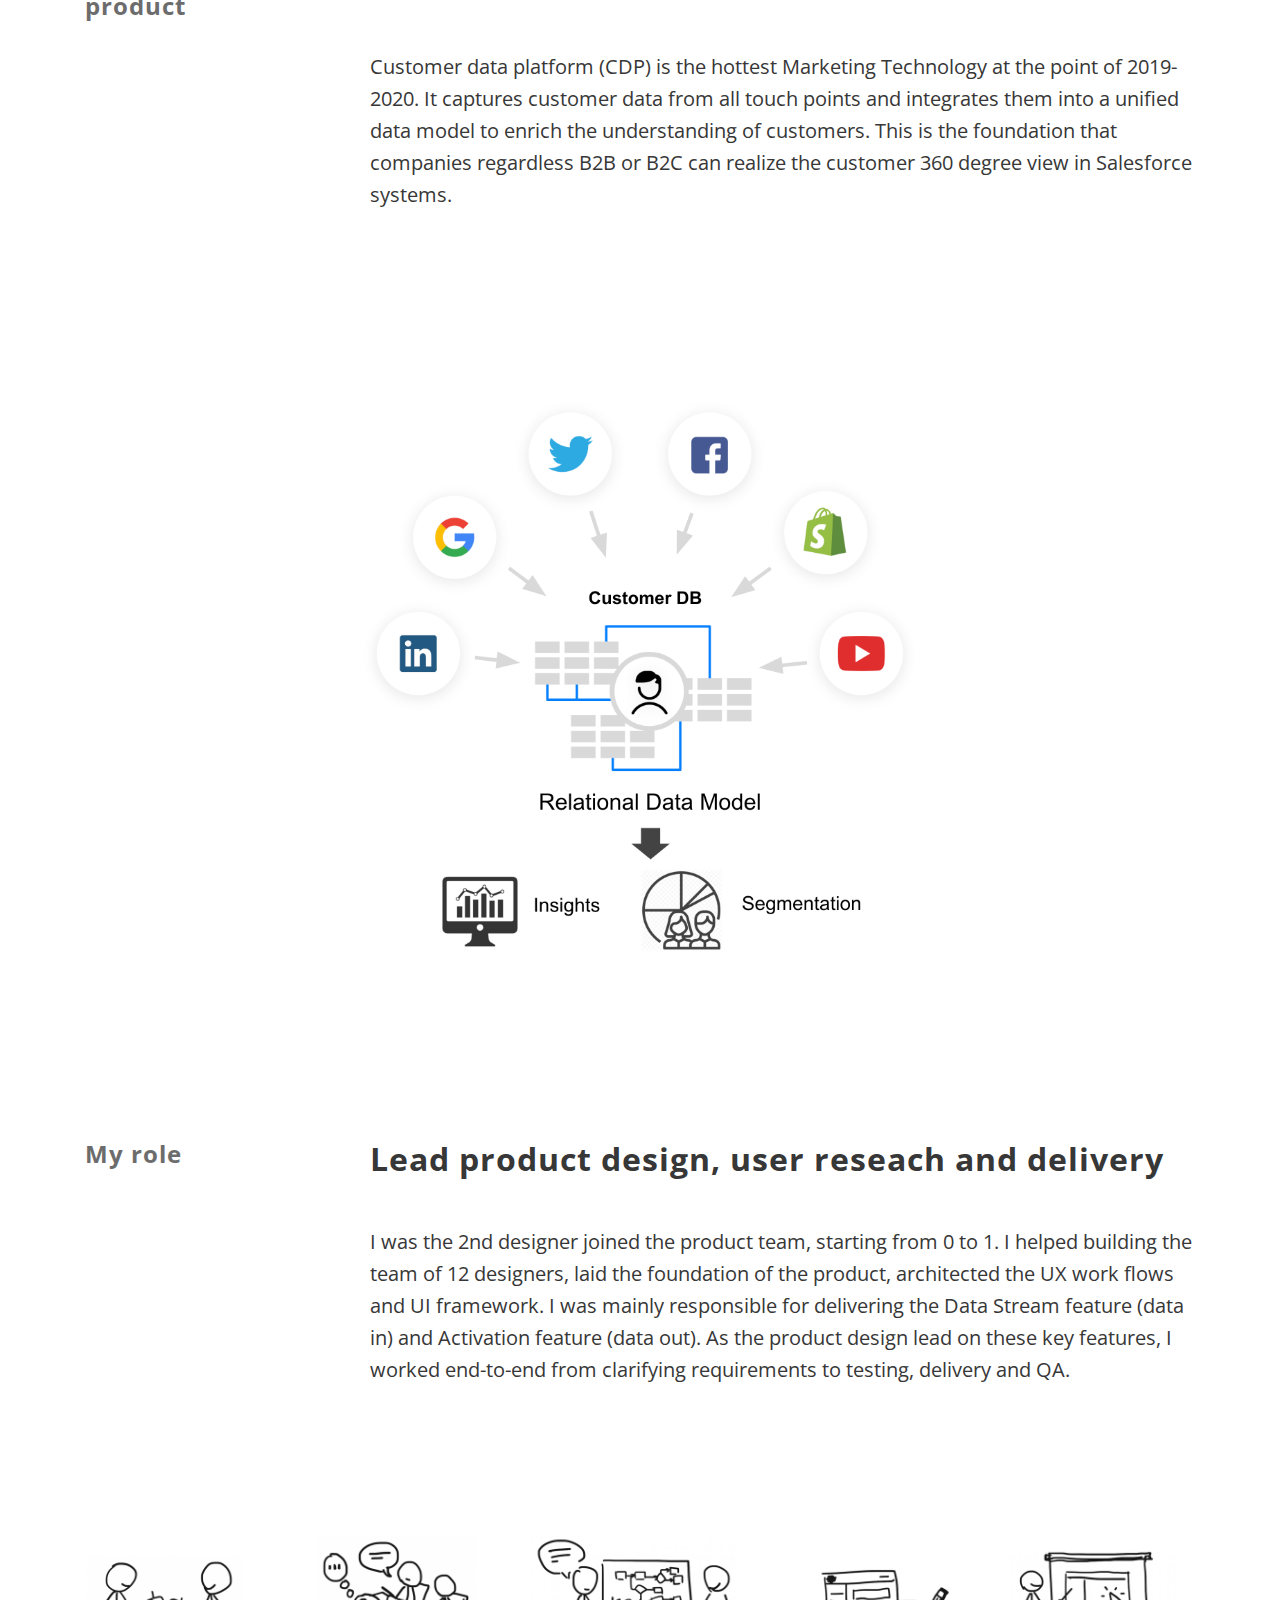
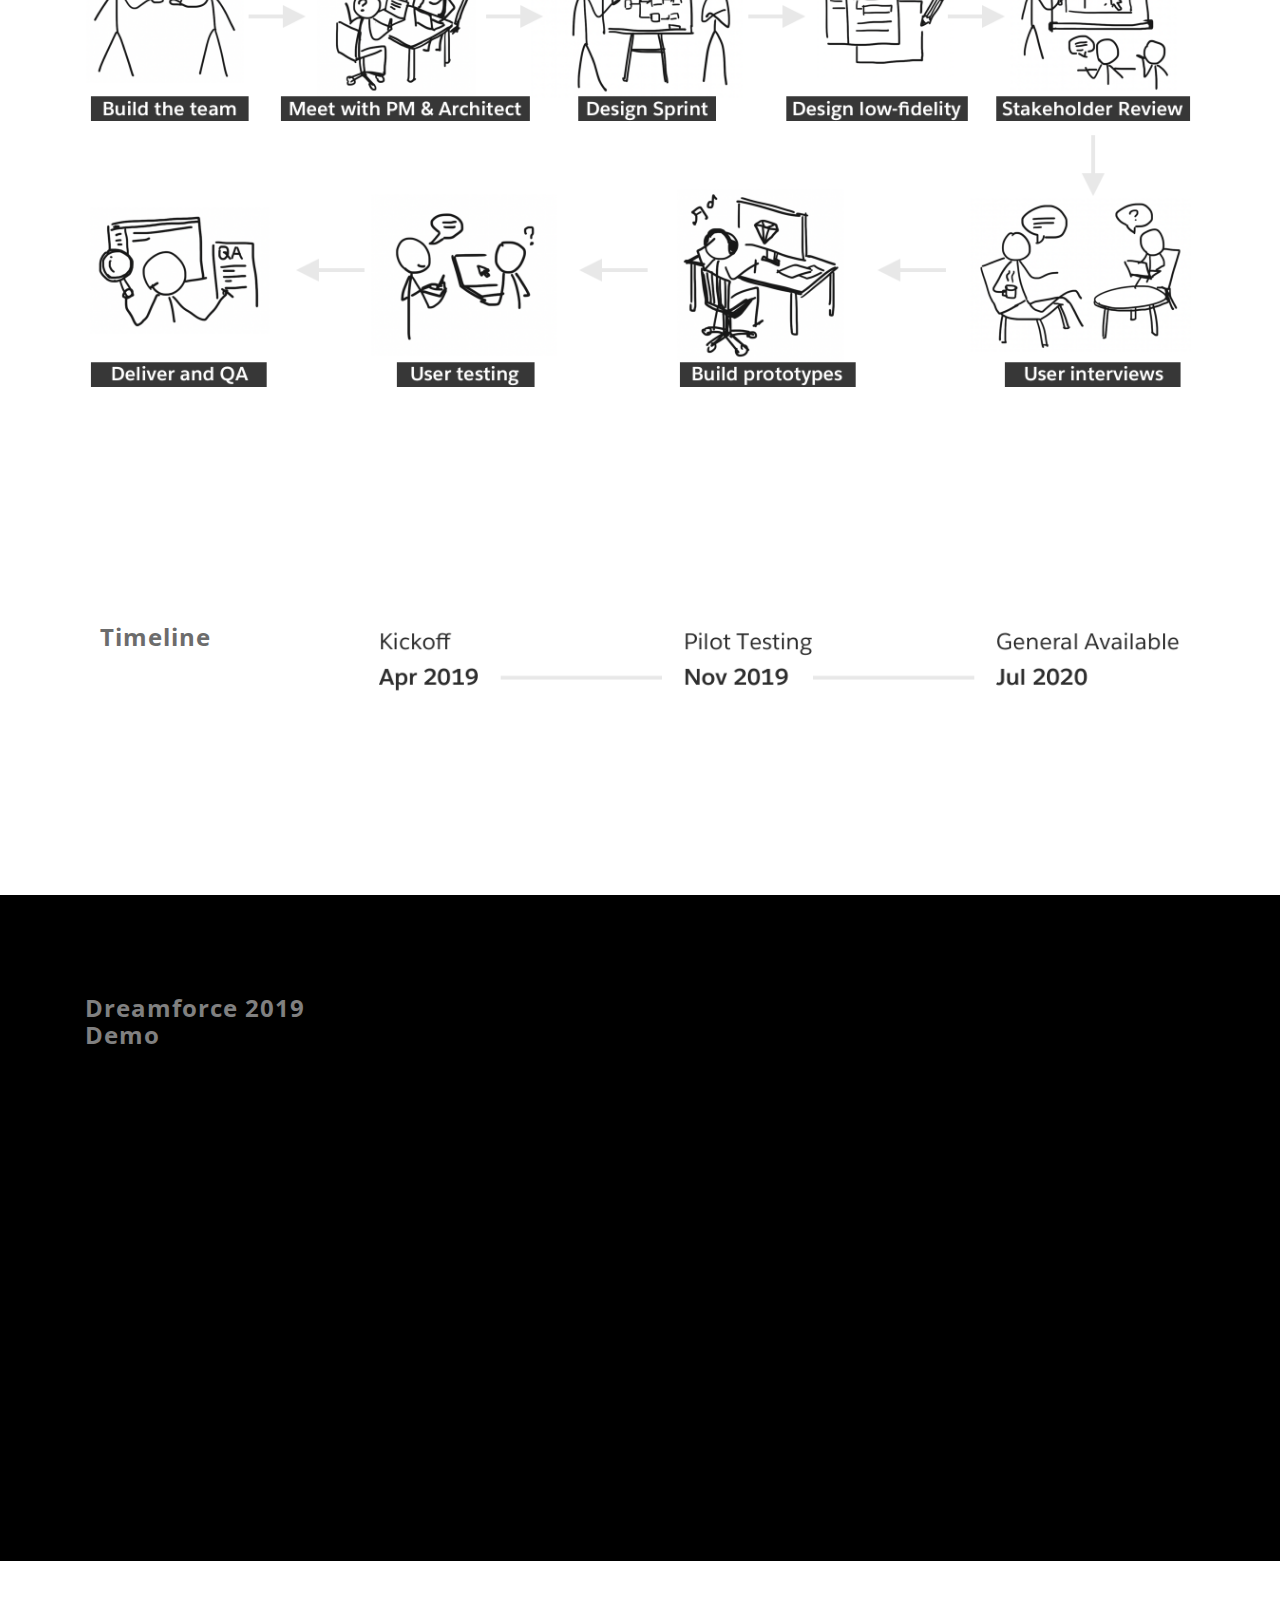
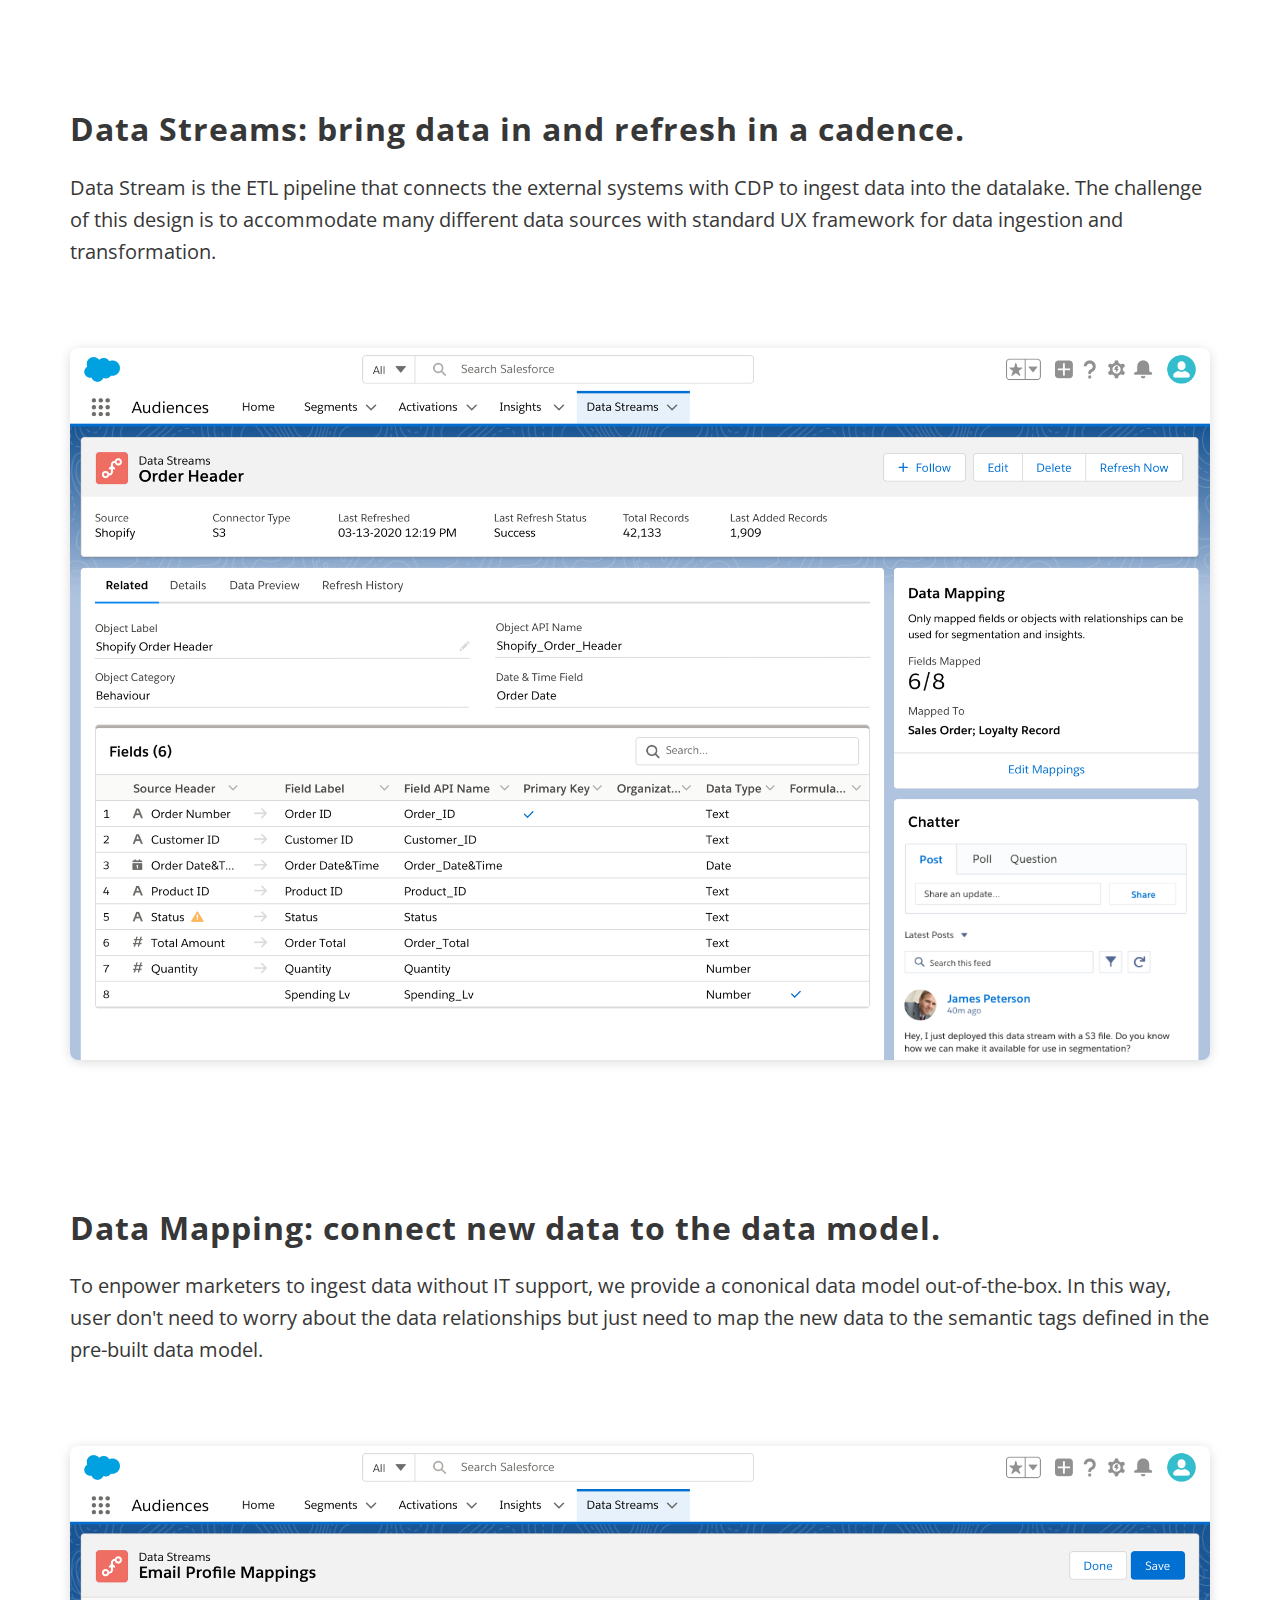
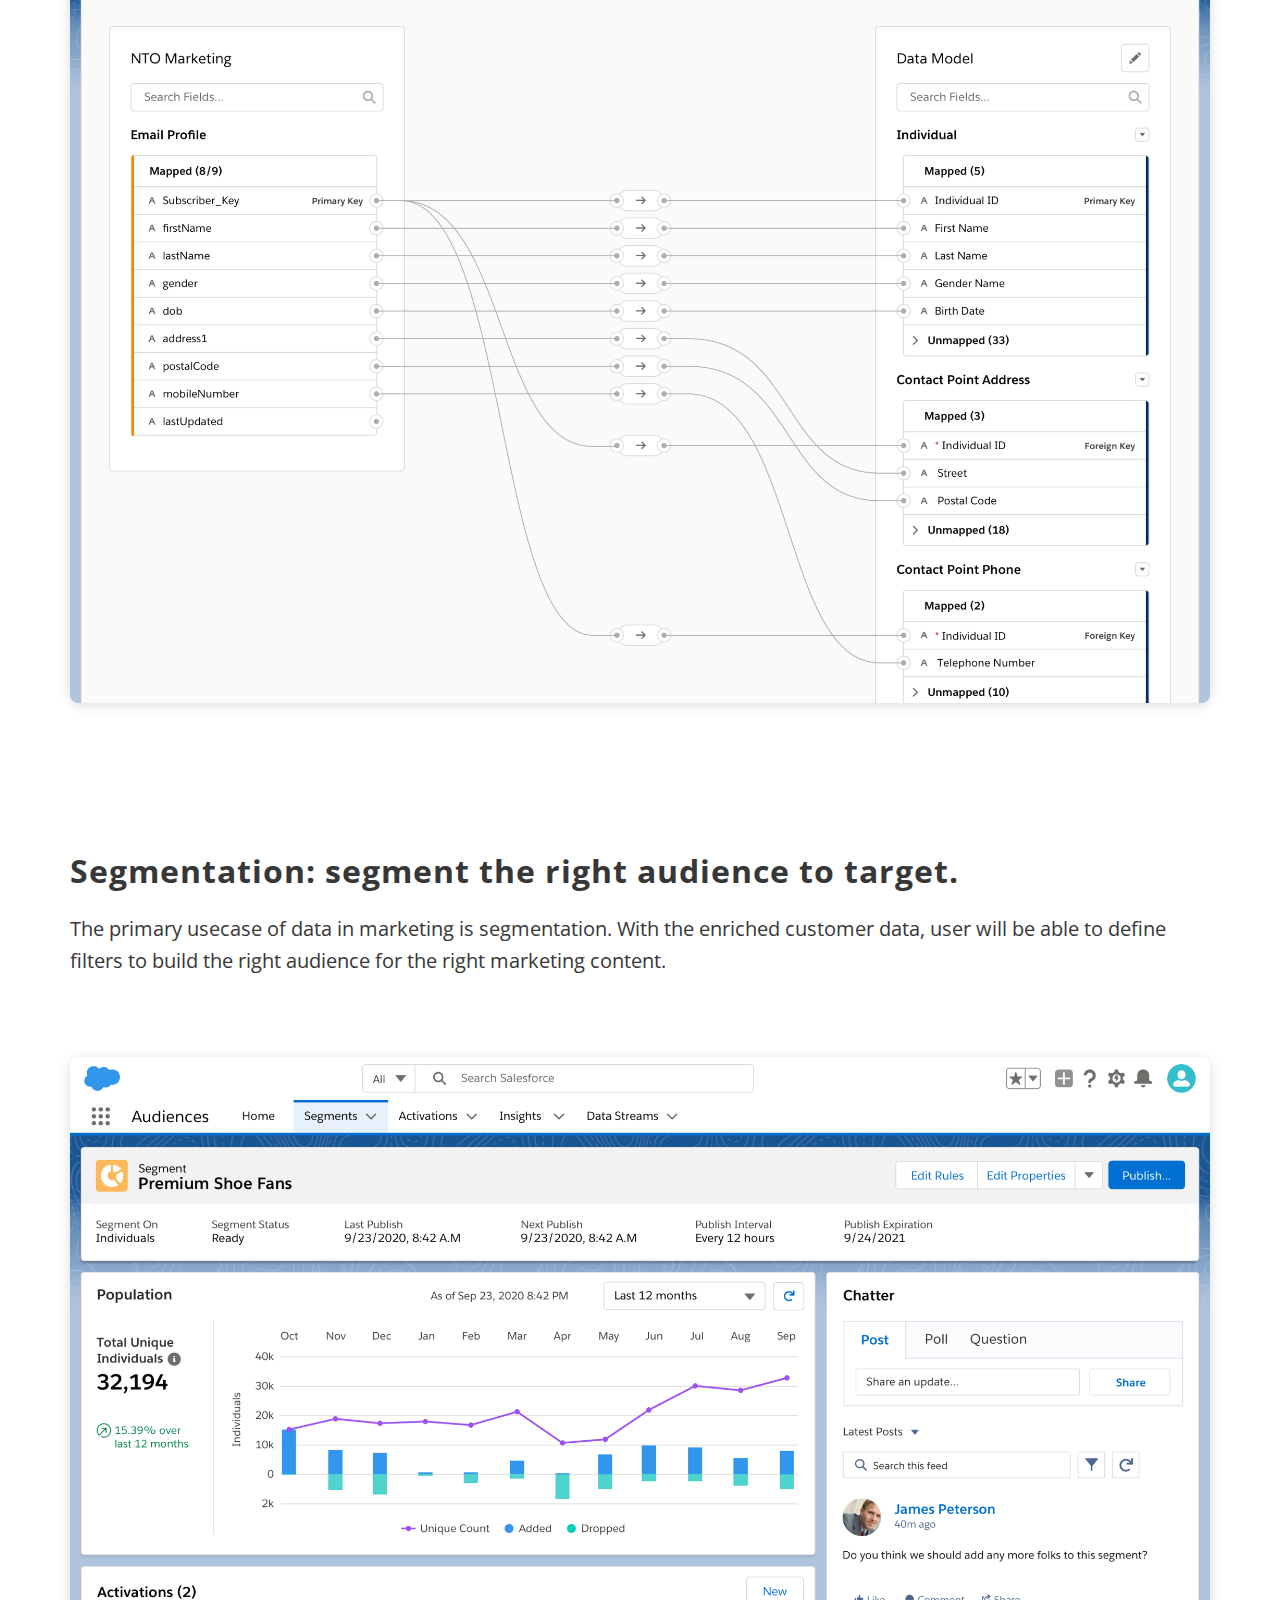
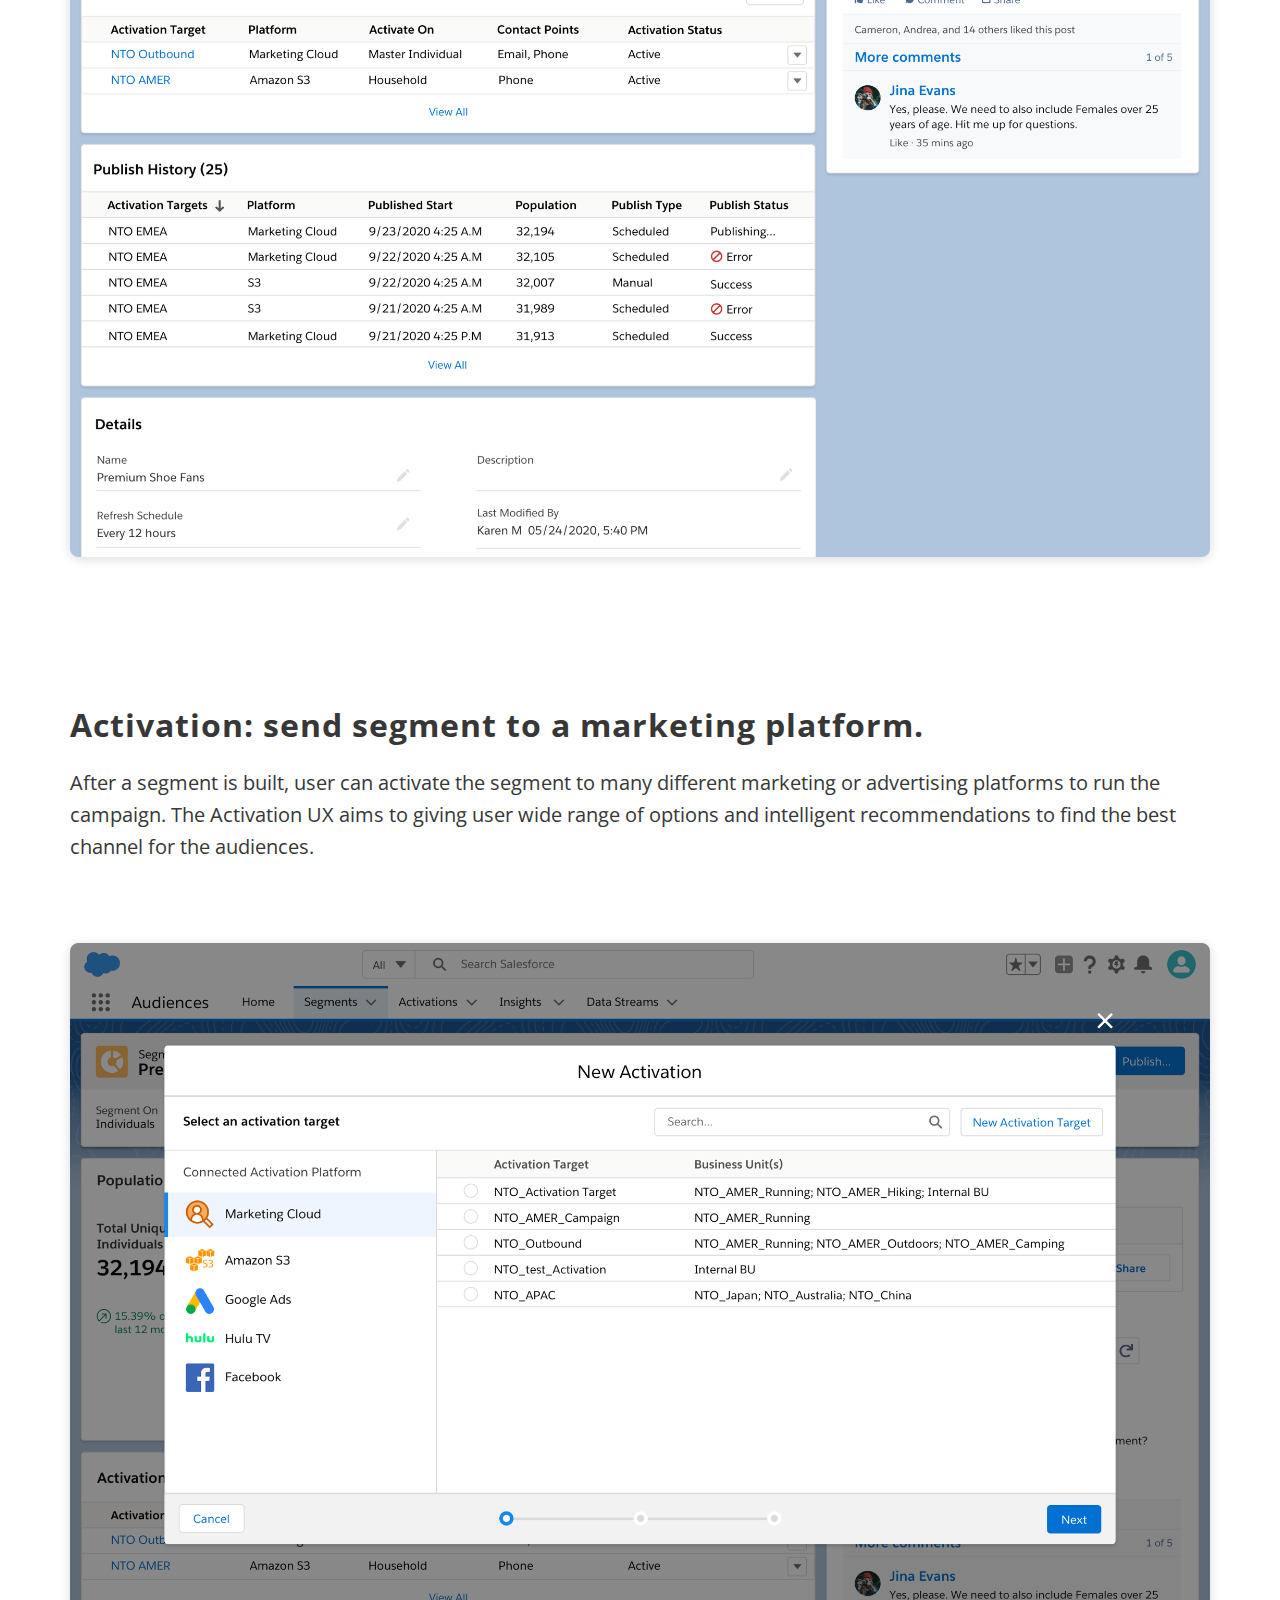
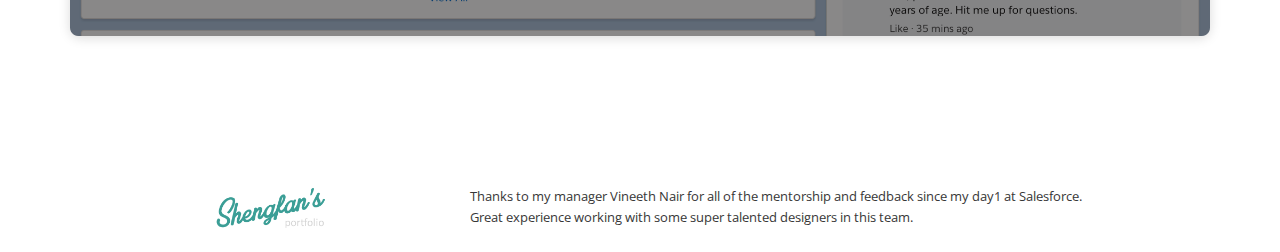
<file: Audiences.html>
<!DOCTYPE html>
<html lang="en">

  <head>
    <meta charset="utf-8">
    <meta name="viewport" content="width=device-width, initial-scale=1, shrink-to-fit=no">
    <meta name="description" content="">
    <meta name="author" content="">

    <title>Customer 360 Audiences</title>

    <!-- Bootstrap core CSS -->
    <link href="vendor/bootstrap/css/bootstrap.min.css" rel="stylesheet">

    <!-- Custom fonts for this template -->
    <link href="vendor/font-awesome/css/font-awesome.min.css" rel="stylesheet" type="text/css">
    <link href="https://fonts.googleapis.com/css?family=Gochi+Hand" rel="stylesheet">
    <link href="https://fonts.googleapis.com/css?family=Roboto+Slab:300,400" rel="stylesheet">
    <link href="https://fonts.googleapis.com/css?family=Open+Sans:200,300,300i,400,400i,600,600i,700,700i" rel="stylesheet">
    <link href="https://fonts.googleapis.com/css?family=Droid+Serif:400,400i,700i" rel="stylesheet">
    <link href="https://fonts.googleapis.com/css?family=Merriweather:400,400i,700,700i,900,900i" rel="stylesheet">
    <link href="https://fonts.googleapis.com/css2?family=Lato:wght@300;400;700;900&display=swap" rel="stylesheet">
    <!-- Custom styles for this template -->
    <link href="css/home.css" rel="stylesheet">
    <link href="css/portfolio-page.css" rel="stylesheet"> 
    <link rel="icon" href="img/ico.png">   
  </head>

<body>

    <script>
      document.body.className = 'fade';
    </script>  

    <div class="button-group">
      <a id="input" href=""></a>
      <div id="dropdown-menu">
        <ul class="dropdown-content">
          <li class="lg-link" id="nav-1"><a href="index.html"><h3>Design Work</h3></a></li>
          <li class="lg-link" id="nav-2"><a href="blog.html"><h3>Blog</h3></a></li>
          <li class="lg-link" id="nav-3"><a href="http://designportfolio.club"><h3>Mentorship</h3></a></li>

          <li class="icon-link">
            <a href="https://www.linkedin.com/in/shengfanhe/"><i class="fa fa-linkedin" aria-hidden="true"></i></a>
            <a href="https://www.instagram.com/shengfanhe/"><i class="fa fa-instagram" aria-hidden="true"></i></a>
            <a href="https://medium.com/@frankhe"><i class="fa fa-medium" aria-hidden="true"></i></a>
            <a href="https://dribbble.com/frankhe"><i class="fa fa-dribbble" aria-hidden="true"></i></a>
          </li>
        </ul>
      </div>
      <div class="overlay"></div>
    </div>

    <!-- Navigation -->
    <nav class="navbar navbar-expand-lg navbar-light fixed-top" id="mainNav">
      <div class="container">
        <a class="navbar-brand js-scroll-trigger" href="index.html"><img id="logo" src="img/logo.png"></a>
        <div id="nav-icon1">
          <span></span>
          <span></span>
          <span></span>
        </div>
      </div>
    </nav>

    <div class="container" style="height:600px">
      <div class="row" style="padding-top: 250px">
        <div class="col-lg-6 col-md-6">
          <div class="salesforce-header">
            <img src="img/salesforce-logo.png">
            <h1>Customer 360 Audiences</h1>
          </div>
        </div>
        <div class="col-lg-6 col-md-6" style="color: #6c6c6c">
          <h3>Customer Data Platform that will capture, unify, segment, and activate all of the data about your customers.</h3>
        </div>
      </div>
    </div>

    <div class="intro-header-audiences">
      <div class="heroImg" style="text-align: center;">
        <img src="img/Audiences/audiences-header.png" alt="" style="min-width: 900px; height: auto;">
      </div>
    </div>


    <div class="project-about">
      <div class="container">
        <div class="row">
          <div class="col-lg-3 col-md-3">
            <h4>About the product</h4>
          </div>
          <div class="col-lg-9 col-md-9">
            <h2>Customer data hub for the world’s No.1 CRM</h2><br>
            <p>Customer data platform (CDP) is the hottest Marketing Technology at the point of 2019-2020. It captures customer data from all touch points and integrates them into a unified data model to enrich the understanding of customers. This is the foundation that companies regardless B2B or B2C can realize the customer 360 degree view in Salesforce systems.</p>
          </div>
        </div>
      </div>
    </div>

    <div class="container-fluid">
      <div class="row">
        <img src="img/Audiences/hub.png" style="height: auto; width: 600px; margin: 50px auto">
      </div>
    </div>


    <div class="project-about">
      <div class="container">
        <div class="row" style="margin-top: 100px">
          <div class="col-lg-3 col-md-3">
            <h4>My role</h4>
          </div>
          <div class="col-lg-9 col-md-9">
            <h2>Lead product design, user reseach and delivery</h2><br>
            <p>I was the 2nd designer joined the product team, starting from 0 to 1. I helped building the team of 12 designers, laid the foundation of the product, architected the UX work flows and UI framework. I was mainly responsible for delivering the Data Stream feature (data in) and Activation feature (data out). As the product design lead on these key features, I worked end-to-end from clarifying requirements to testing, delivery and QA.</p>
          </div>                 
        </div>
      </div>
    </div>

    <div class="project-about">
      <div class="container">
        <div class="row">
          <img src="img/Audiences/role.png" style="margin-bottom: 100px;">
        </div>
      </div>
    </div>

    <div class="project-about">
      <div class="container">
        <div class="row" style="margin: 100px 0">
          <div class="col-lg-3 col-md-3">
            <h4>Timeline</h4>
          </div>
          <div class="col-lg-9 col-md-9">
            <img src="img/Audiences/timeline.png" style="margin-bottom: 100px">
          </div>                 
        </div>
      </div>
    </div>

    <div class="youtube">
      <div class="container">
        <div class="row">
          <div class="col-lg-3 col-md-3"><h4 style="color: grey">Dreamforce 2019 Demo</h4></div>
          <div class="col-lg-9 col-md-9"><iframe width="820" height="460" src="https://www.youtube.com/embed/FYqvGZ5-zOo" frameborder="0" allow="accelerometer; autoplay; encrypted-media; gyroscope; picture-in-picture" allowfullscreen></iframe></div>
        </div>
      </div>
    </div>

    <div class="project-iamge">
      <div class="container">
        <div class="row">
          <h2>Data Streams: bring data in and refresh in a cadence.</h2>
          <p>Data Stream is the ETL pipeline that connects the external systems with CDP to ingest data into the datalake. The challenge of this design is to accommodate many different data sources with standard UX framework for data ingestion and transformation.</p>
          <div class="web-UI">
            <img src="img/Audiences/data-stream.png">
          </div>
        </div>
      </div>
    </div>

    <div class="project-iamge">
      <div class="container">
        <div class="row">
          <h2>Data Mapping: connect new data to the data model.</h2>
          <p>To enpower marketers to ingest data without IT support, we provide a cononical data model out-of-the-box. In this way, user don't need to worry about the data relationships but just need to map the new data to the semantic tags defined in the pre-built data model.</p>
          <div class="web-UI">
            <img src="img/Audiences/data-mapping.png">
          </div>
        </div>
      </div>
    </div>

    <div class="project-iamge">
      <div class="container">
        <div class="row">
          <h2>Segmentation: segment the right audience to target.</h2>
          <p>The primary usecase of data in marketing is segmentation. With the enriched customer data, user will be able to define filters to build the right audience for the right marketing content.</p>
          <div class="web-UI">
            <img src="img/Audiences/segment.png">
          </div>
        </div>
      </div>
    </div>

    <div class="project-iamge">
      <div class="container">
        <div class="row">
          <h2>Activation: send segment to a marketing platform.</h2>
          <p>After a segment is built, user can activate the segment to many different marketing or advertising platforms to run the campaign. The Activation UX aims to giving user wide range of options and intelligent recommendations to find the best channel for the audiences.</p>
          <div class="web-UI">
            <img src="img/Audiences/Activation.png">
          </div>
        </div>
      </div>
    </div>

<!--     <div class="container">
      <div class="row">
        <div class="placard">
          <h5>** This is just a brief overview of the project. If you want to learn more about the design problems and processes, feel free to contact me at <a href="mailto:heshenfan@gmail.com">heshenfan@gmail.com</a>.</h5>
        </div>
      </div>
    </div> -->


    <div class="container">
      <div class="row footer-row">
        <div class="col-lg-4 col-md-4 text-center">
          <img src="img/logo-color.png" style="width: 120px; height: auto">
        </div>
        <div class="col-lg-8 col-md-8 tiny-font">
          <p>Thanks to my manager Vineeth Nair for all of the mentorship and feedback since my day1 at Salesforce. <br>Great experience working with some super talented designers in this team.</p>
        </div>
      </div>
    </div>

    <script>
      document.addEventListener("DOMContentLoaded", function(e) {
      document.body.className = '';
      });
    </script>    

    <script src="vendor/jquery/jquery.min.js"></script>
    <script src="vendor/popper/popper.min.js"></script>
    <script src="vendor/bootstrap/js/bootstrap.min.js"></script>

    <!-- Plugin JavaScript -->
    <script src="vendor/jquery-easing/jquery.easing.min.js"></script>

    <!-- Custom scripts -->
    <script src="js/main.js"></script>
    <script src="js/portfolio-page.js"></script>
  </body>
</html>
</file>
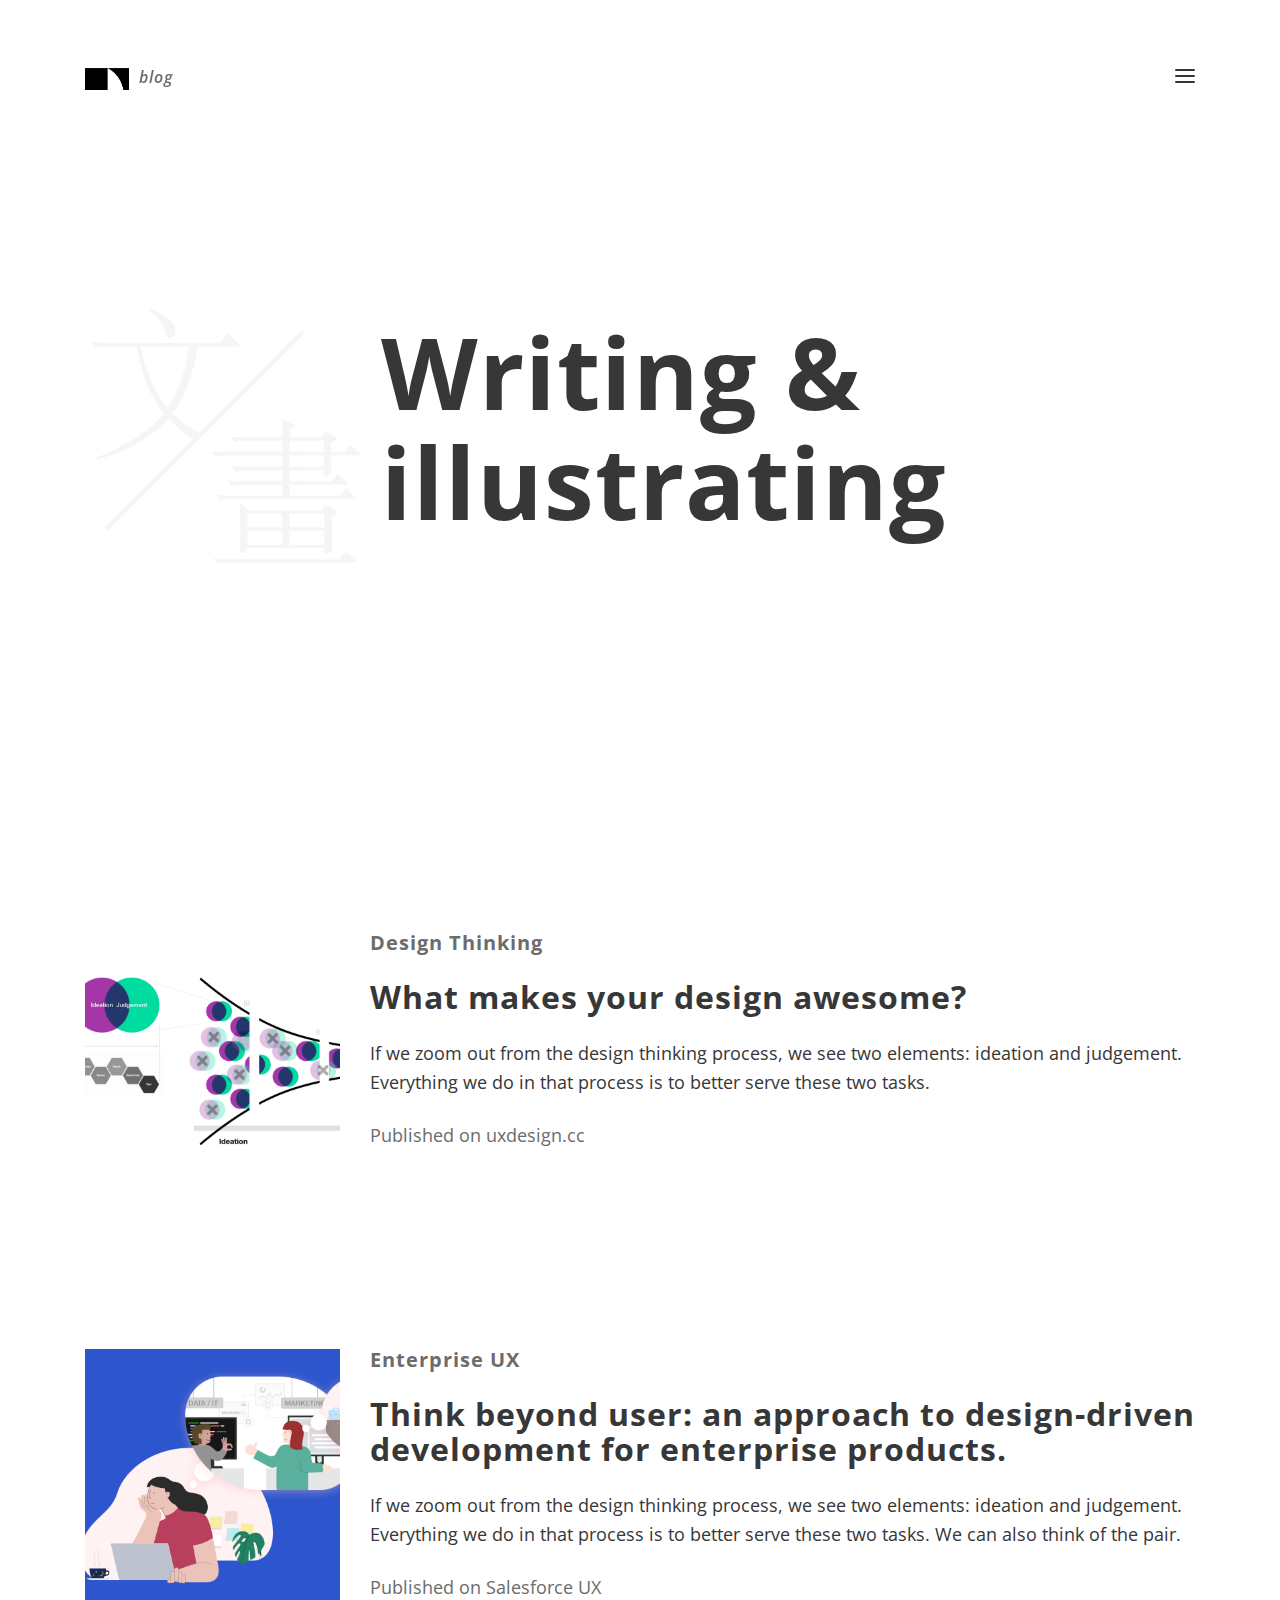
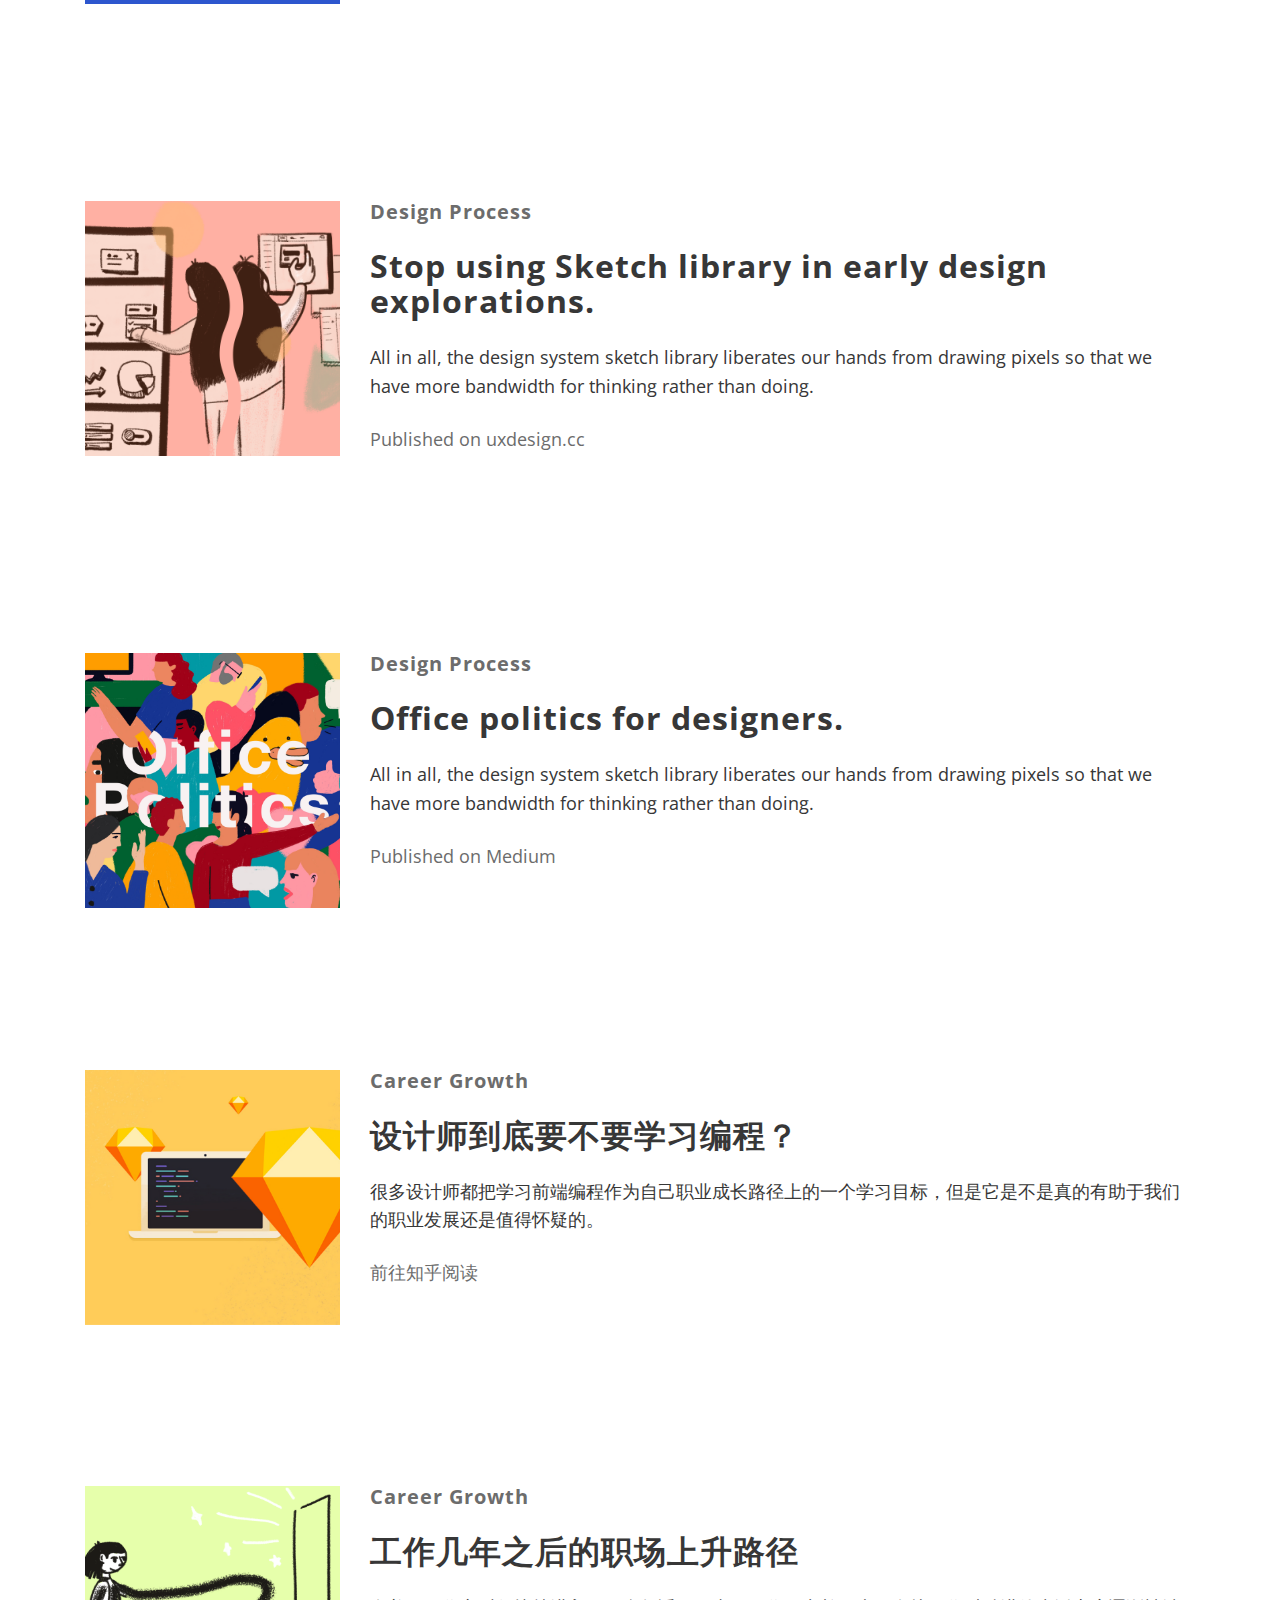
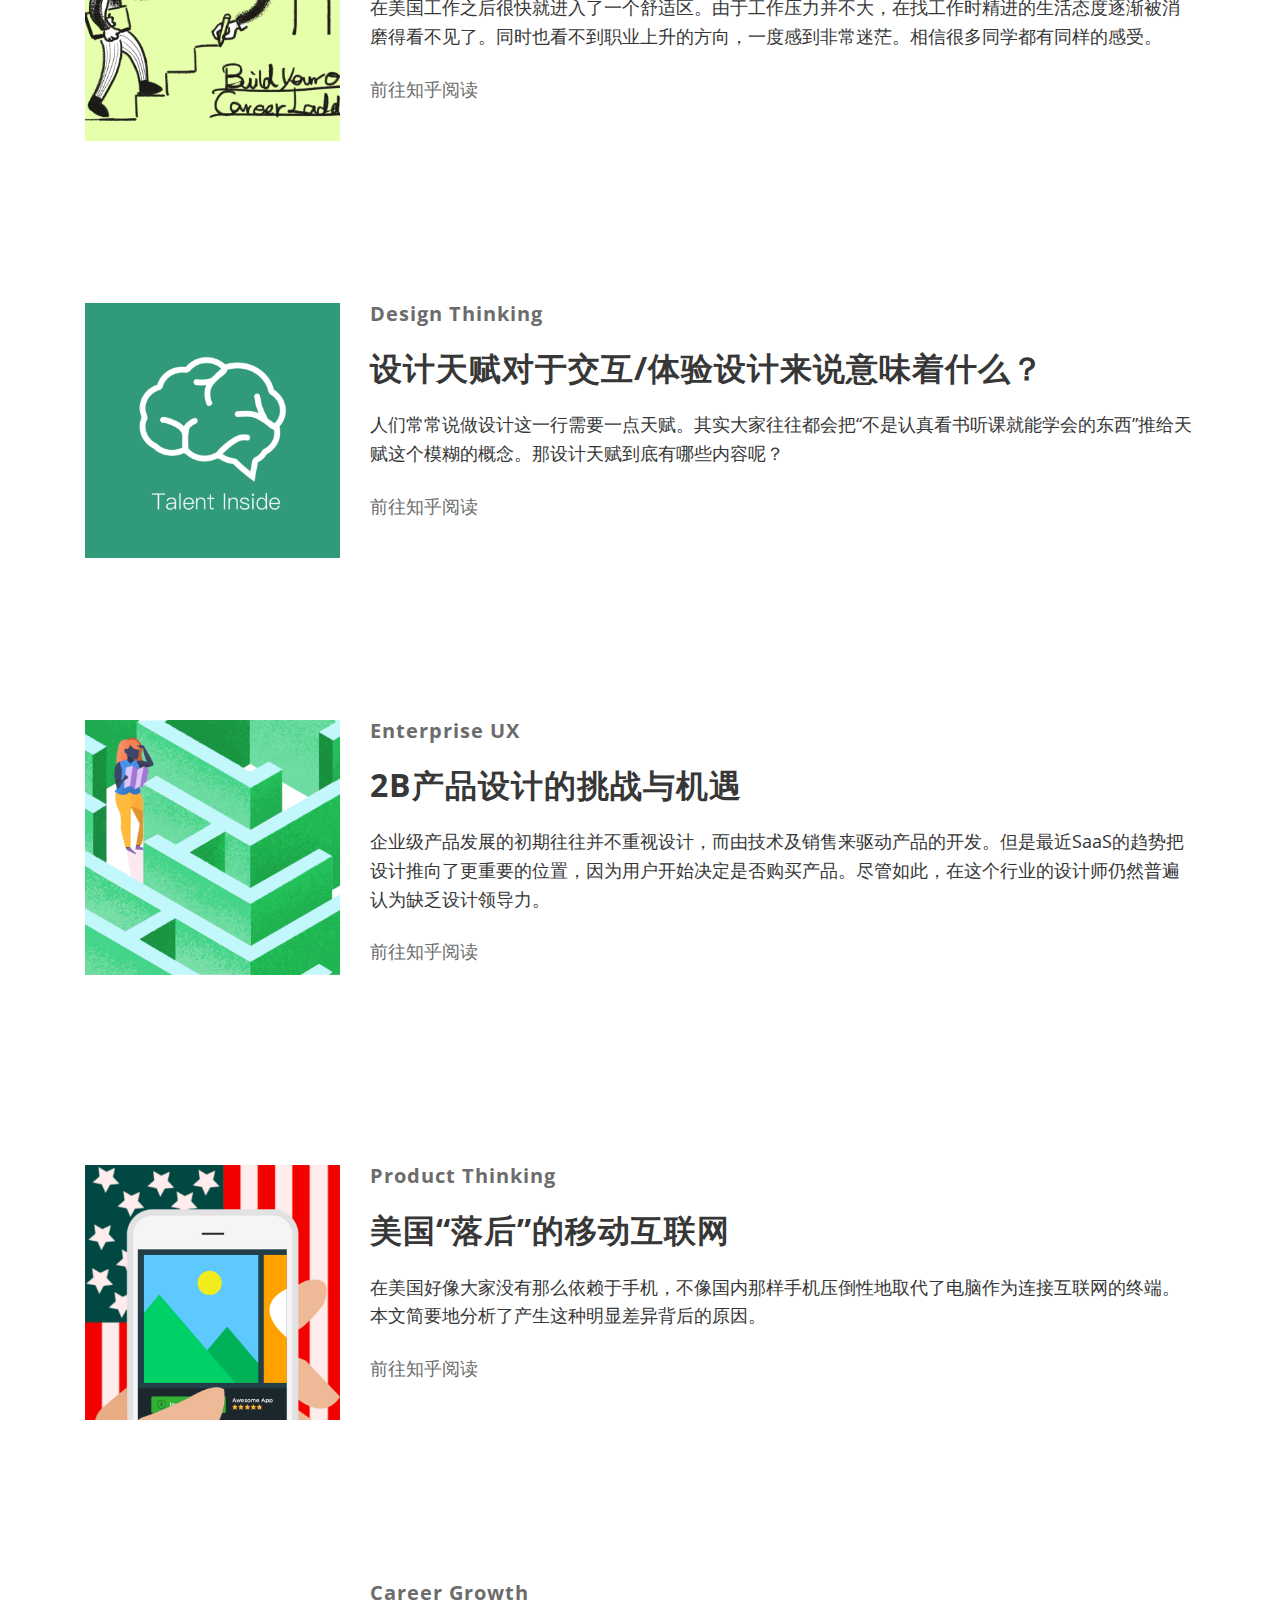
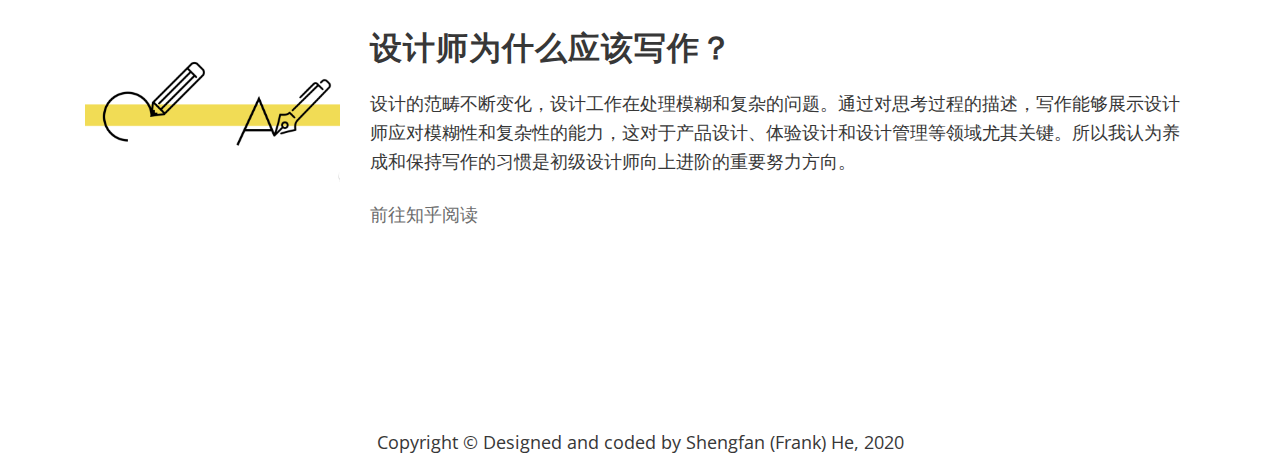
<file: blog.html>
<!DOCTYPE html>
<html lang="en">

  <head>

    <meta charset="utf-8">
    <meta name="viewport" content="width=device-width, initial-scale=1, shrink-to-fit=no">
    <meta name="description" content="">
    <meta name="author" content="">

    <title>Frank He's design blog</title>

    <!-- Bootstrap core CSS -->
    <link href="vendor/bootstrap/css/bootstrap.min.css" rel="stylesheet">

    <!-- Custom fonts for this template -->
    <link href="vendor/font-awesome/css/font-awesome.min.css" rel="stylesheet" type="text/css">
    <link href="https://fonts.googleapis.com/css?family=Gochi+Hand" rel="stylesheet">
    <link href="https://fonts.googleapis.com/css?family=Roboto+Slab:300,400" rel="stylesheet">
    <link href="https://fonts.googleapis.com/css?family=Open+Sans:200,300,300i,400,400i,600,600i,700,700i" rel="stylesheet">
    <link href="https://fonts.googleapis.com/css?family=Droid+Serif:400,400i,700i" rel="stylesheet">
    <link href="https://fonts.googleapis.com/css?family=Merriweather:400,400i,700,700i,900,900i" rel="stylesheet">
    <link href="https://fonts.googleapis.com/css2?family=Lato:wght@300;400;700;900&display=swap" rel="stylesheet">
    <!-- Custom styles for this template -->
    <link href="css/home.css" rel="stylesheet">
    <link rel="icon" href="img/ico.png">
  </head>

  <body id="page-top">

    <script>
      document.body.className = 'fade';
    </script>

    <div class="button-group">
      <a id="input" href=""></a>
      <div id="dropdown-menu">
        <ul class="dropdown-content">
          <li class="lg-link" id="nav-1"><a href="index.html"><h3>Design Work</h3></a></li>
          <li class="lg-link" id="nav-2"><a href="blog.html"><h3>Blog</h3></a></li>
          <li class="lg-link" id="nav-3"><a href="http://designportfolio.club"><h3>Mentorship</h3></a></li>

          <li class="icon-link">
            <a href="https://www.linkedin.com/in/shengfanhe/"><i class="fa fa-linkedin" aria-hidden="true"></i></a>
            <a href="https://www.instagram.com/shengfanhe/"><i class="fa fa-instagram" aria-hidden="true"></i></a>
            <a href="https://medium.com/@frankhe"><i class="fa fa-medium" aria-hidden="true"></i></a>
            <a href="https://dribbble.com/frankhe"><i class="fa fa-dribbble" aria-hidden="true"></i></a>
          </li>
        </ul>
      </div>
      <div class="overlay"></div>
    </div>

    <!-- Navigation -->
    <nav class="navbar navbar-expand-lg navbar-light fixed-top" id="mainNav">
      <div class="container">
        <a class="navbar-brand js-scroll-trigger" href="index.html"><img id="logo" src="img/logo.png"><span>blog</span></a>
        <!-- <a class="navbar-brand js-scroll-trigger" href="#page-top" style="font-family:'Lato'; font-size: 1.2rem; font-weight:900">uxworks<span style="color:#FF5A5F">.</span><span style="color:#fff">design</span></a> -->
        <div id="nav-icon1">
          <span></span>
          <span></span>
          <span></span>
        </div>
      </div>
    </nav>


    <!-- Intro Header -->
    <header class="masthead parallax">
      <div class="intro-body parallax-content">
        <div class="container">
          <div class="row" style="position:relative">
            <img src="img/blog/blog-header.png" class="parallax-bg">
              <div class="hero-text">
				        <h1>Writing & illustrating</h1>
              </div>
              <!-- <a href="#about" class="btn btn-outline-primary js-scroll-trigger btn-header"> Explore UX Works
              </a> -->
          </div>
        </div>
      </div>
    </header>

    <div id="content-section"></div>


    <section data-spy="scroll" data-target=".category" data-offset="50" style="position:relative;">

    <div class="container blog-post">
      <div class="row">
        <div class="col-lg-3 col-md-3 blog-thumbnail-img">
          <img src="img/blog/01.png">
        </div>
        <div class="col-lg-9 col-md-9">
          <div class="blog-post">
            <h5>Design Thinking</h5>
            <a href="https://uxdesign.cc/what-makes-your-design-awesome-b4c1b107b66f" target="_blank"><h2>What makes your design awesome?</h2></a>
            <p>If we zoom out from the design thinking process, we see two elements: ideation and judgement. Everything we do in that process is to better serve these two tasks.</p>
            <a href="https://uxdesign.cc/what-makes-your-design-awesome-b4c1b107b66f" target="_blank" class="view-detail">Published on uxdesign.cc</a>
          </div>
        </div>
      </div>
    </div>

    <div class="container blog-post">
      <div class="row">
        <div class="col-lg-3 col-md-3 blog-thumbnail-img">
          <img src="img/blog/02.png">
        </div>
        <div class="col-lg-9 col-md-9">
          <div class="blog-post">
            <h5>Enterprise UX</h5>
            <a href="https://medium.com/@frankhe/think-beyond-user-an-approach-to-design-driven-development-for-enterprise-products-4a5a3f1eafc0" target="_blank"><h2>Think beyond user: an approach to design-driven development for enterprise products.</h2></a>
            <p>If we zoom out from the design thinking process, we see two elements: ideation and judgement. Everything we do in that process is to better serve these two tasks. We can also think of the pair.</p>
            <a href="https://medium.com/@frankhe/think-beyond-user-an-approach-to-design-driven-development-for-enterprise-products-4a5a3f1eafc0" target="_blank" class="view-detail">Published on Salesforce UX</a>
          </div>
        </div>
      </div>
    </div>

    <div class="container blog-post">
      <div class="row">
        <div class="col-lg-3 col-md-3 blog-thumbnail-img">
          <img src="img/blog/03.png">
        </div>
        <div class="col-lg-9 col-md-9">
          <div class="blog-post">
            <h5>Design Process</h5>
            <a href="https://uxdesign.cc/stop-using-sketch-library-in-the-early-design-explorations-96db8e27af20" target="_blank"><h2>Stop using Sketch library in early design explorations.</h2></a>
            <p>All in all, the design system sketch library liberates our hands from drawing pixels so that we have more bandwidth for thinking rather than doing.</p>
            <a href="https://uxdesign.cc/stop-using-sketch-library-in-the-early-design-explorations-96db8e27af20" target="_blank" class="view-detail">Published on uxdesign.cc</a>
          </div>
        </div>
      </div>
    </div>

    <div class="container blog-post">
      <div class="row">
        <div class="col-lg-3 col-md-3 blog-thumbnail-img">
          <img src="img/blog/04.png">
        </div>
        <div class="col-lg-9 col-md-9">
          <div class="blog-post">
            <h5>Design Process</h5>
            <a href="https://medium.com/@frankhe/设计师的办公室政治学-f9a9744c4bdd" target="_blank"><h2>Office politics for designers.</h2></a>
            <p>All in all, the design system sketch library liberates our hands from drawing pixels so that we have more bandwidth for thinking rather than doing.</p>
            <a href="https://medium.com/@frankhe/设计师的办公室政治学-f9a9744c4bdd" target="_blank" class="view-detail">Published on Medium</a>
          </div>
        </div>
      </div>
    </div>

    <div class="container blog-post">
      <div class="row">
        <div class="col-lg-3 col-md-3 blog-thumbnail-img">
          <img src="img/blog/05.png">
        </div>
        <div class="col-lg-9 col-md-9">
          <div class="blog-post">
            <h5>Career Growth</h5>
            <a href="https://zhuanlan.zhihu.com/p/120066791" target="_blank"><h2>设计师到底要不要学习编程？</h2></a>
            <p>很多设计师都把学习前端编程作为自己职业成长路径上的一个学习目标，但是它是不是真的有助于我们的职业发展还是值得怀疑的。</p>
            <a href="https://zhuanlan.zhihu.com/p/120066791" target="_blank" class="view-detail">前往知乎阅读</a>
          </div>
        </div>
      </div>
    </div>

    <div class="container blog-post">
      <div class="row">
        <div class="col-lg-3 col-md-3 blog-thumbnail-img">
          <img src="img/blog/06.png">
        </div>
        <div class="col-lg-9 col-md-9">
          <div class="blog-post">
            <h5>Career Growth</h5>
            <a href="https://zhuanlan.zhihu.com/p/121358278" target="_blank"><h2>工作几年之后的职场上升路径</h2></a>
            <p>在美国工作之后很快就进入了一个舒适区。由于工作压力并不大，在找工作时精进的生活态度逐渐被消磨得看不见了。同时也看不到职业上升的方向，一度感到非常迷茫。相信很多同学都有同样的感受。</p>
            <a href="https://zhuanlan.zhihu.com/p/121358278" target="_blank" class="view-detail">前往知乎阅读</a>
          </div>
        </div>
      </div>
    </div>  

    <div class="container blog-post">
      <div class="row">
        <div class="col-lg-3 col-md-3 blog-thumbnail-img">
          <img src="img/blog/07.png">
        </div>
        <div class="col-lg-9 col-md-9">
          <div class="blog-post">
            <h5>Design Thinking</h5>
            <a href="https://zhuanlan.zhihu.com/p/161407671" target="_blank"><h2>设计天赋对于交互/体验设计来说意味着什么？</h2></a>
            <p>人们常常说做设计这一行需要一点天赋。其实大家往往都会把“不是认真看书听课就能学会的东西”推给天赋这个模糊的概念。那设计天赋到底有哪些内容呢？</p>
            <a href="https://zhuanlan.zhihu.com/p/161407671" target="_blank" class="view-detail">前往知乎阅读</a>
          </div>
        </div>
      </div>
    </div>

    <div class="container blog-post">
      <div class="row">
        <div class="col-lg-3 col-md-3 blog-thumbnail-img">
          <img src="img/blog/08.png">
        </div>
        <div class="col-lg-9 col-md-9">
          <div class="blog-post">
            <h5>Enterprise UX</h5>
            <a href="https://zhuanlan.zhihu.com/p/161407858" target="_blank"><h2>2B产品设计的挑战与机遇</h2></a>
            <p>企业级产品发展的初期往往并不重视设计，而由技术及销售来驱动产品的开发。但是最近SaaS的趋势把设计推向了更重要的位置，因为用户开始决定是否购买产品。尽管如此，在这个行业的设计师仍然普遍认为缺乏设计领导力。</p>
            <a href="https://zhuanlan.zhihu.com/p/161407858" target="_blank" class="view-detail">前往知乎阅读</a>
          </div>
        </div>
      </div>
    </div> 

    <div class="container blog-post">
      <div class="row">
        <div class="col-lg-3 col-md-3 blog-thumbnail-img">
          <img src="img/blog/00.png">
        </div>
        <div class="col-lg-9 col-md-9">
          <div class="blog-post">
            <h5>Product Thinking</h5>
            <a href="https://zhuanlan.zhihu.com/p/126142230" target="_blank"><h2>美国“落后”的移动互联网</h2></a>
            <p>在美国好像大家没有那么依赖于手机，不像国内那样手机压倒性地取代了电脑作为连接互联网的终端。本文简要地分析了产生这种明显差异背后的原因。</p>
            <a href="https://zhuanlan.zhihu.com/p/126142230" target="_blank" class="view-detail">前往知乎阅读</a>
          </div>
        </div>
      </div>
    </div>    

    <div class="container blog-post">
      <div class="row">
        <div class="col-lg-3 col-md-3 blog-thumbnail-img">
          <img src="img/blog/09.png">
        </div>
        <div class="col-lg-9 col-md-9">
          <div class="blog-post">
            <h5>Career Growth</h5>
            <a href="https://zhuanlan.zhihu.com/p/161407503" target="_blank"><h2>设计师为什么应该写作？</h2></a>
            <p>设计的范畴不断变化，设计工作在处理模糊和复杂的问题。通过对思考过程的描述，写作能够展示设计师应对模糊性和复杂性的能力，这对于产品设计、体验设计和设计管理等领域尤其关键。所以我认为养成和保持写作的习惯是初级设计师向上进阶的重要努力方向。</p>
            <a href="https://zhuanlan.zhihu.com/p/161407503" target="_blank" class="view-detail">前往知乎阅读</a>
          </div>
        </div>
      </div>
    </div>        

    </section>


    <!-- Footer -->
    <footer>
      <div class="container text-center footer" style="margin-top: 100px">
        <p>Copyright &copy; Designed and coded by Shengfan (Frank) He, 2020</p>
      </div>
    </footer>

    <script>
      document.addEventListener("DOMContentLoaded", function(e) {
      document.body.className = '';
      });
    </script>

    <!-- Bootstrap core JavaScript -->
    <script src="vendor/jquery/jquery.min.js"></script>
    <script src="vendor/popper/popper.min.js"></script>
    <script src="vendor/bootstrap/js/bootstrap.min.js"></script>

    <!-- Plugin JavaScript -->
    <script src="vendor/jquery-easing/jquery.easing.min.js"></script>

    <!-- Custom scripts -->
    <script src="js/main.js"></script>

  </body>

</html>
</file>
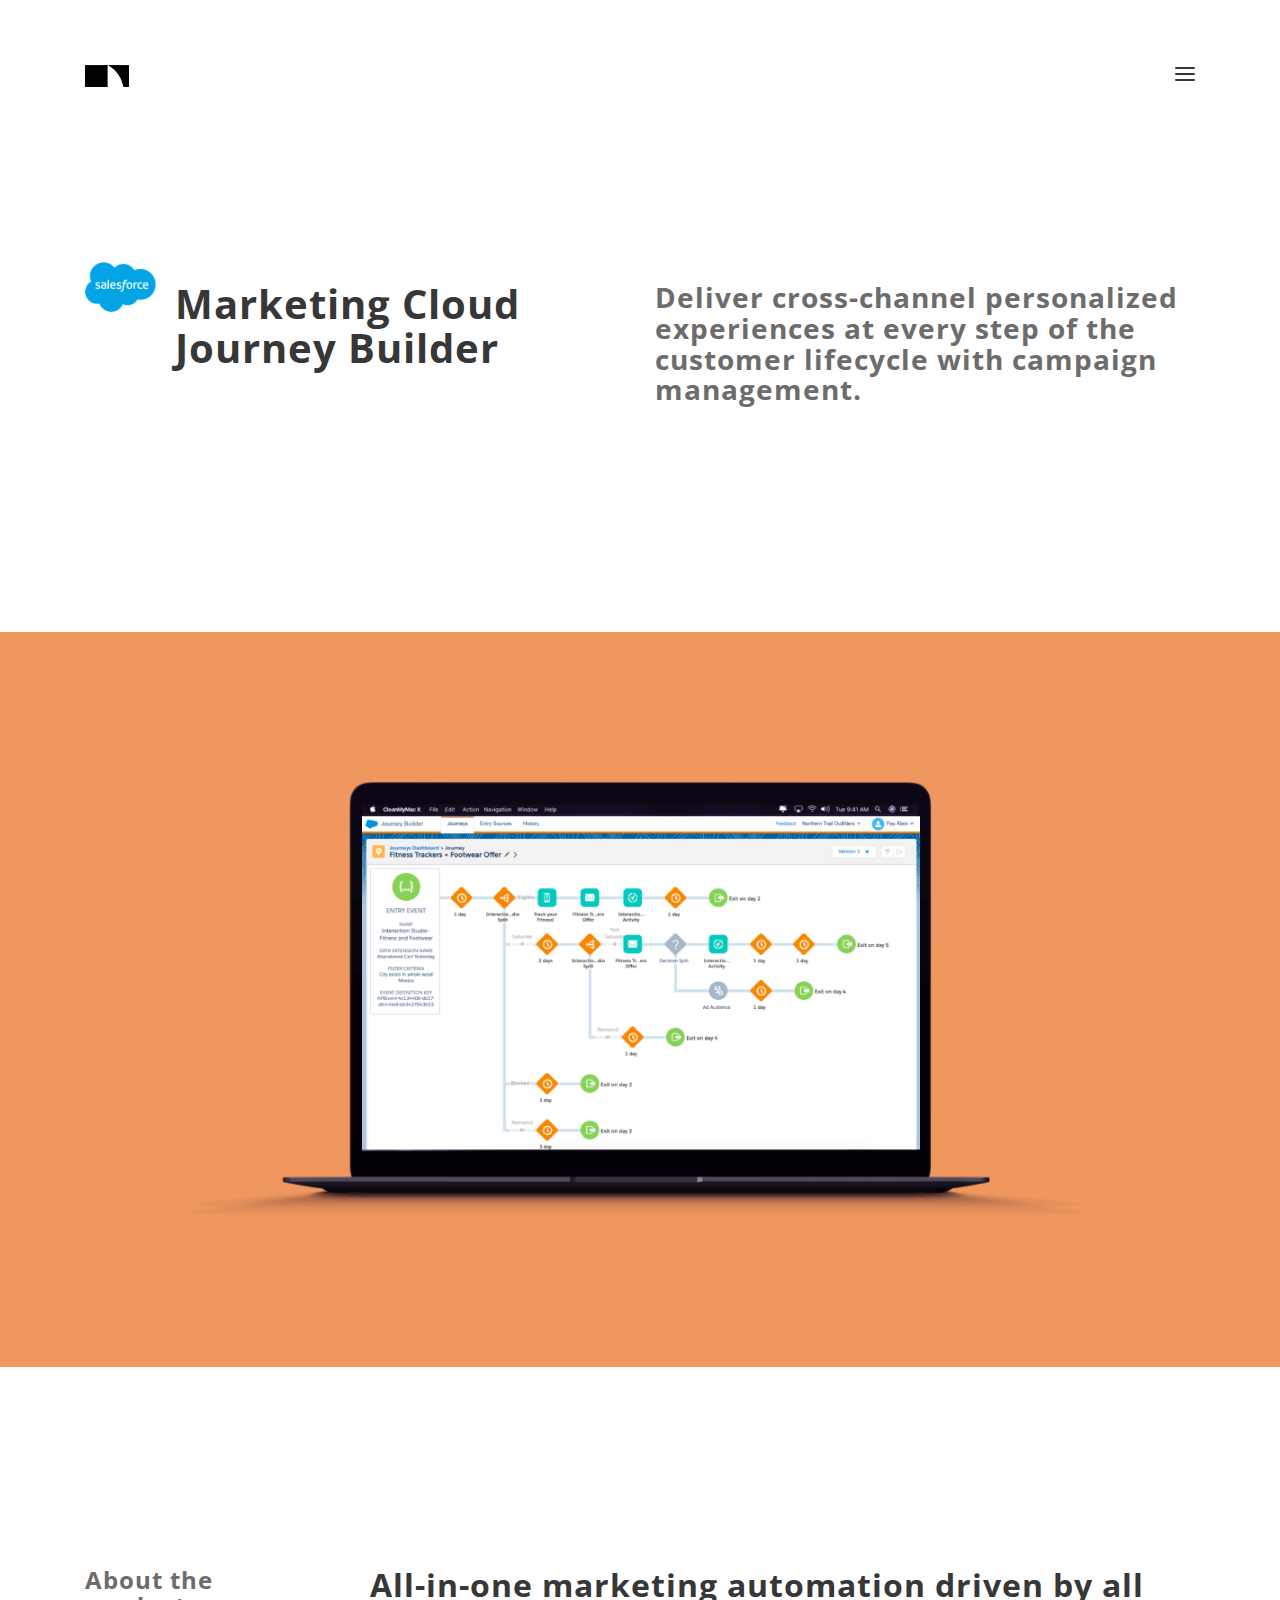
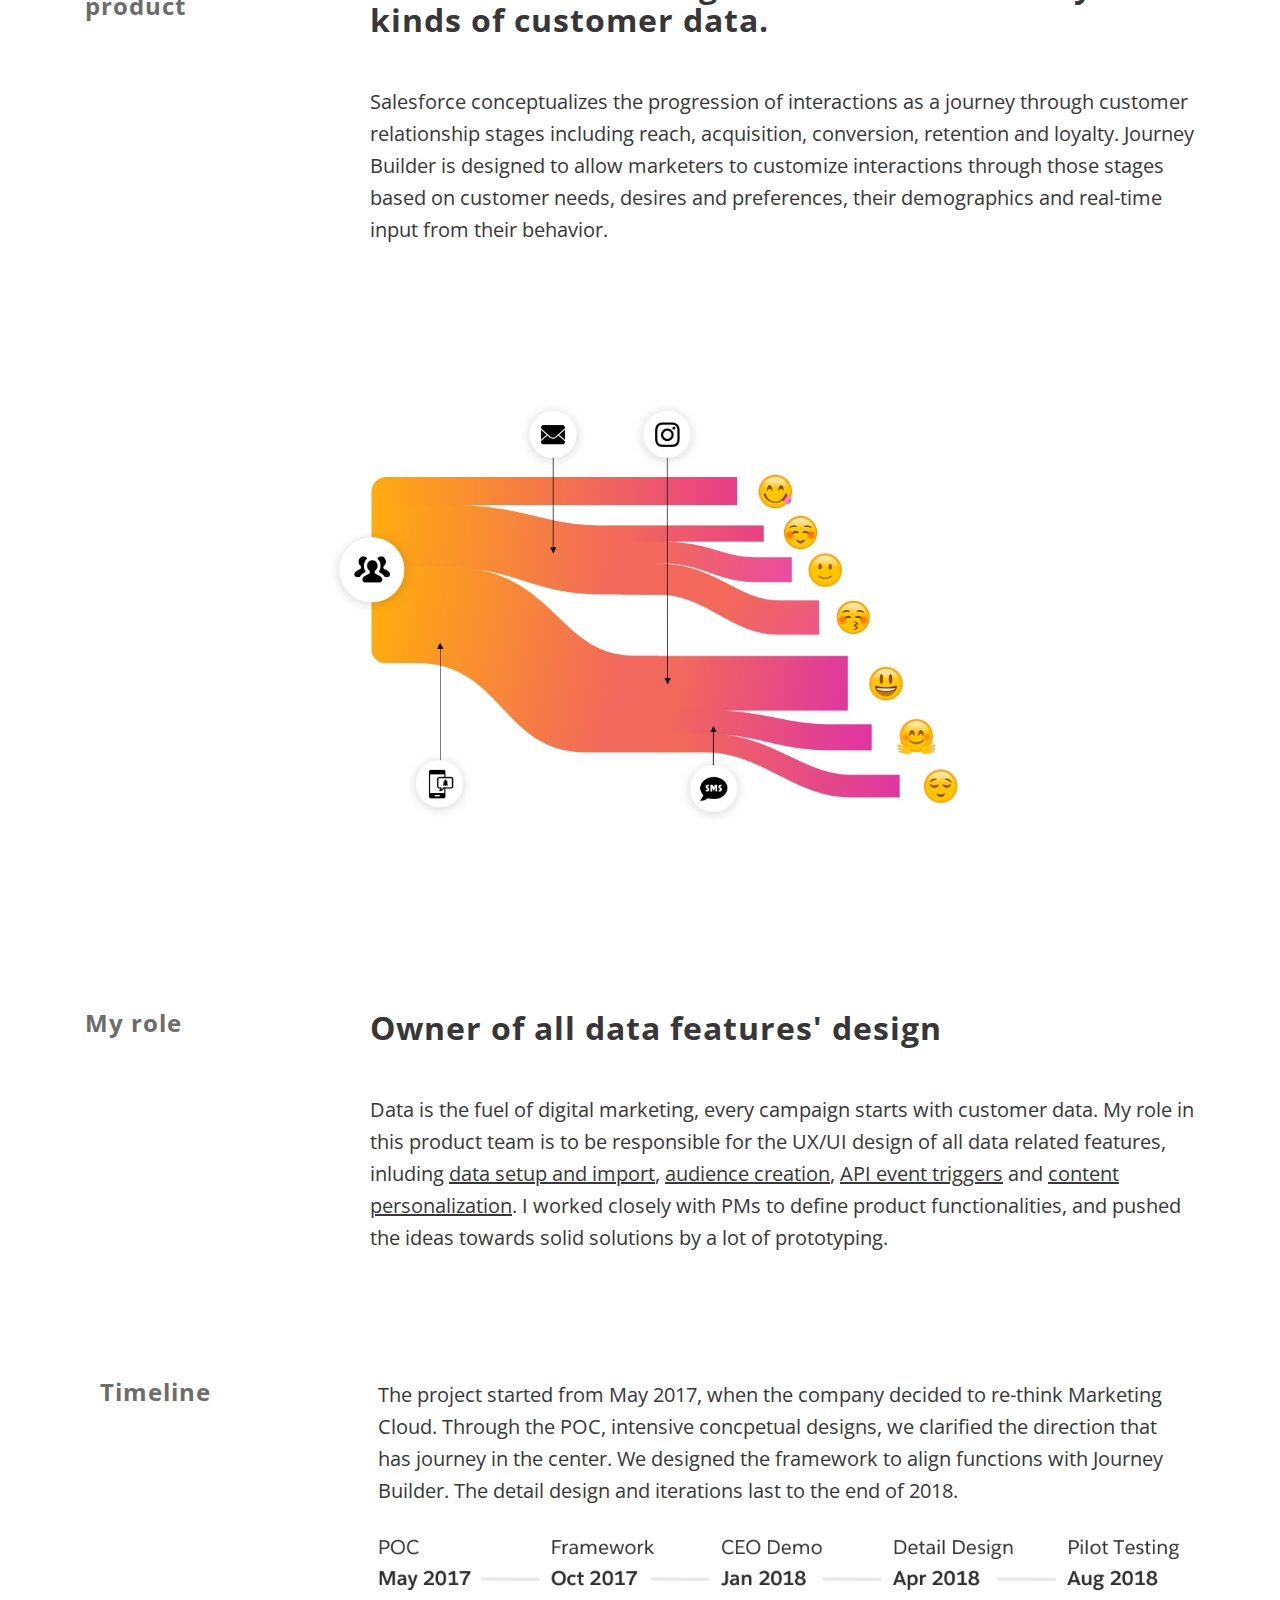
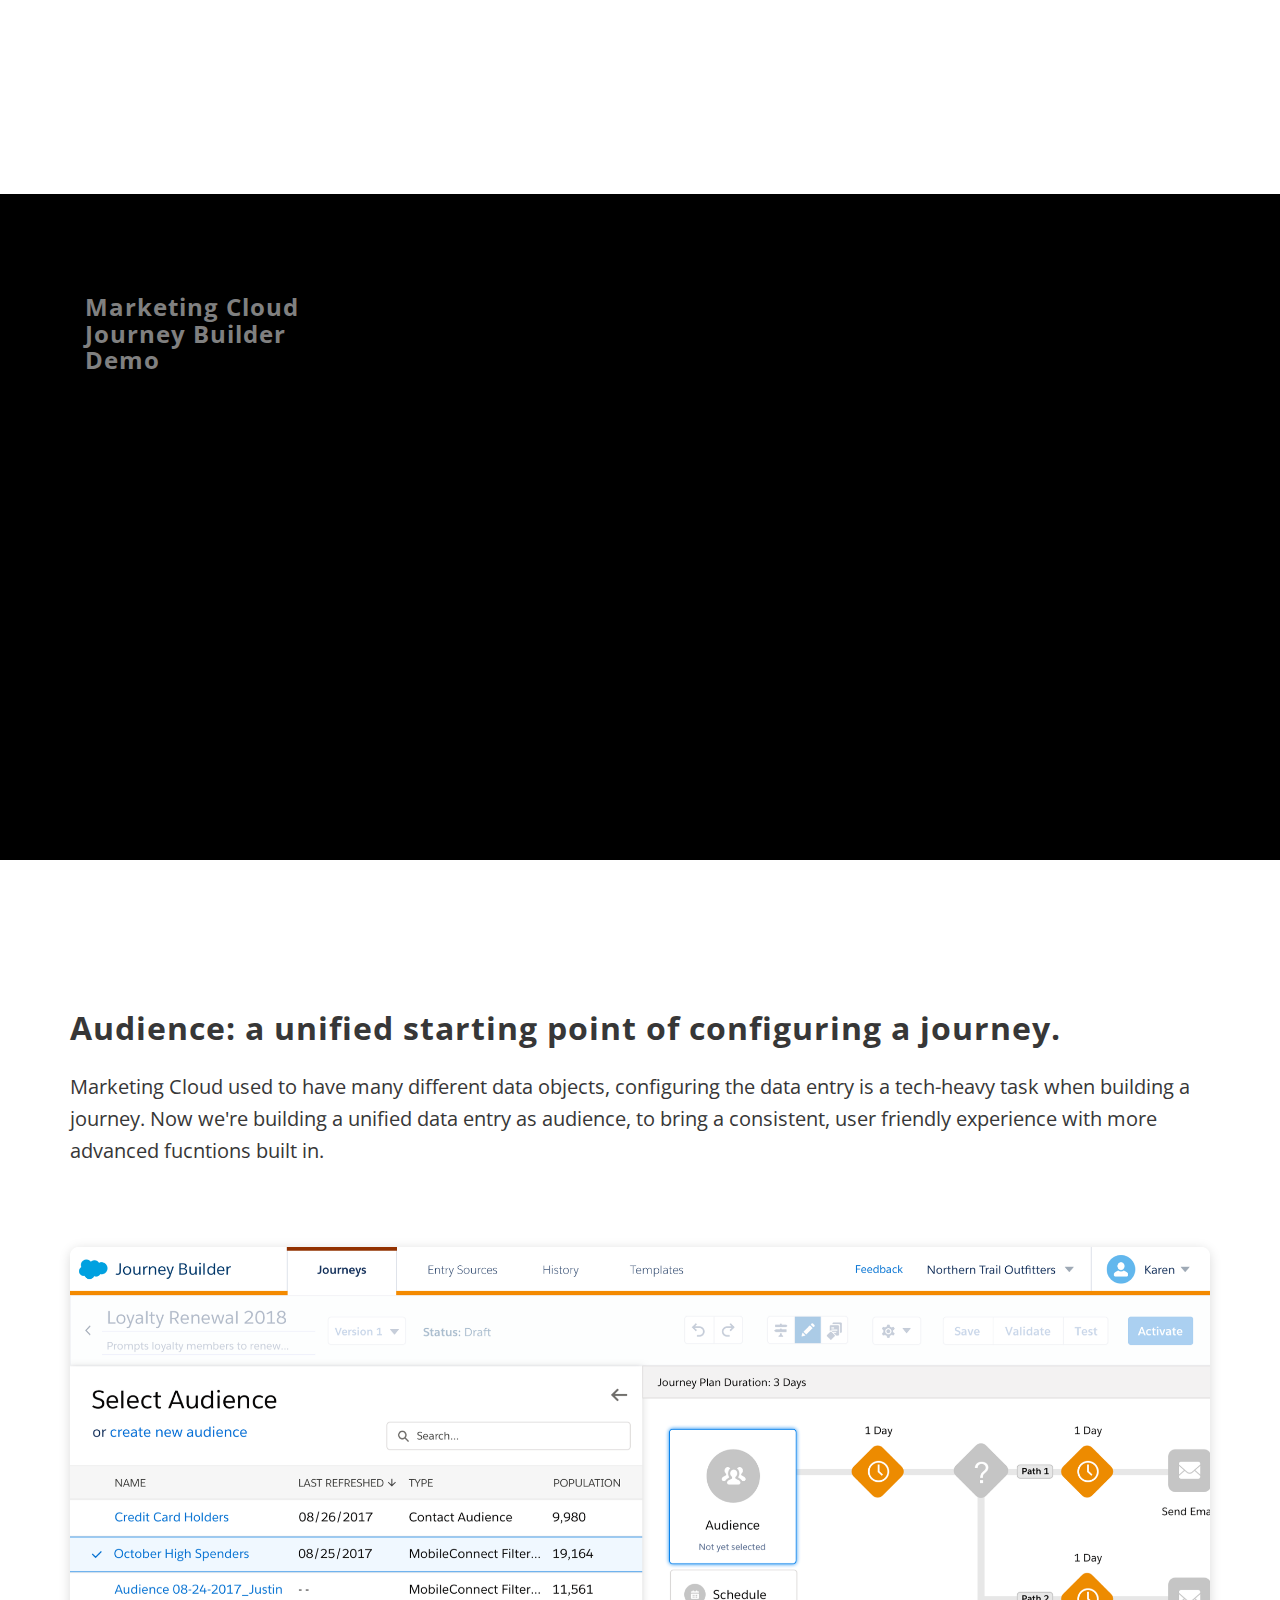
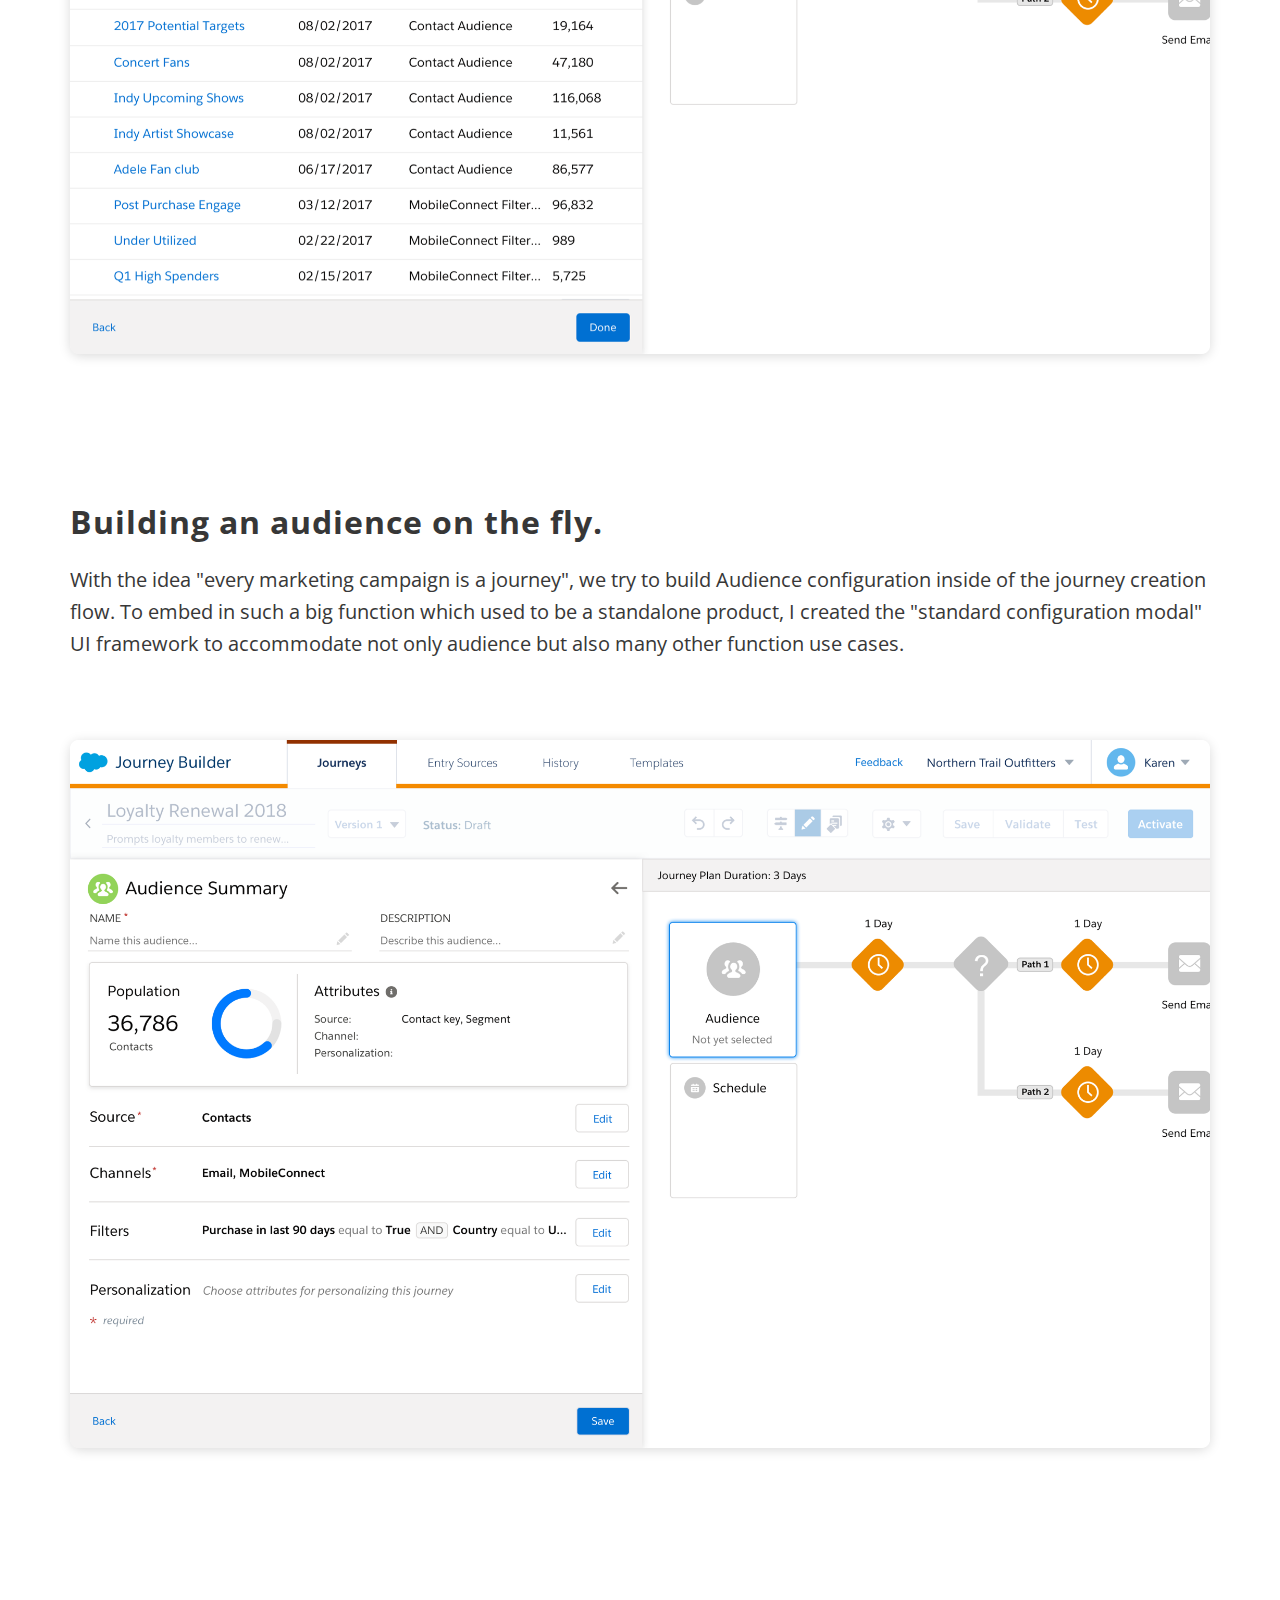
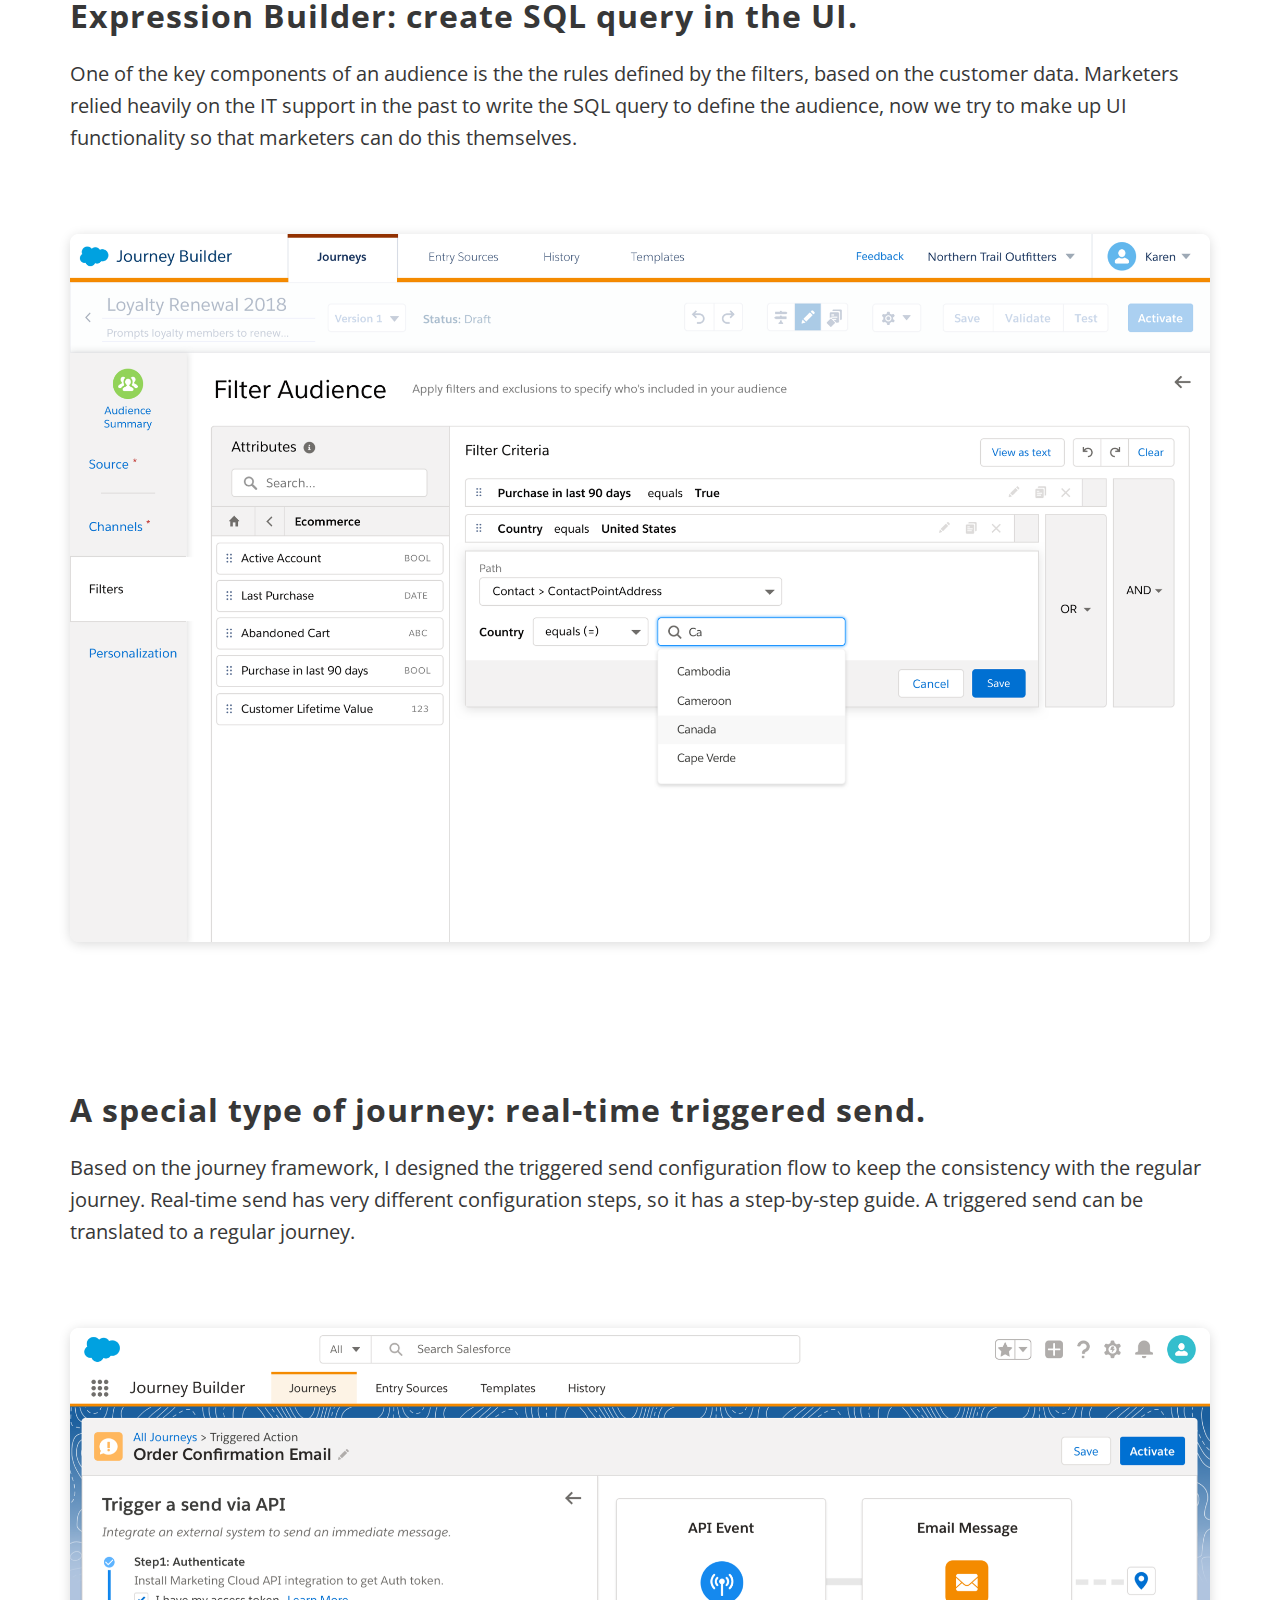
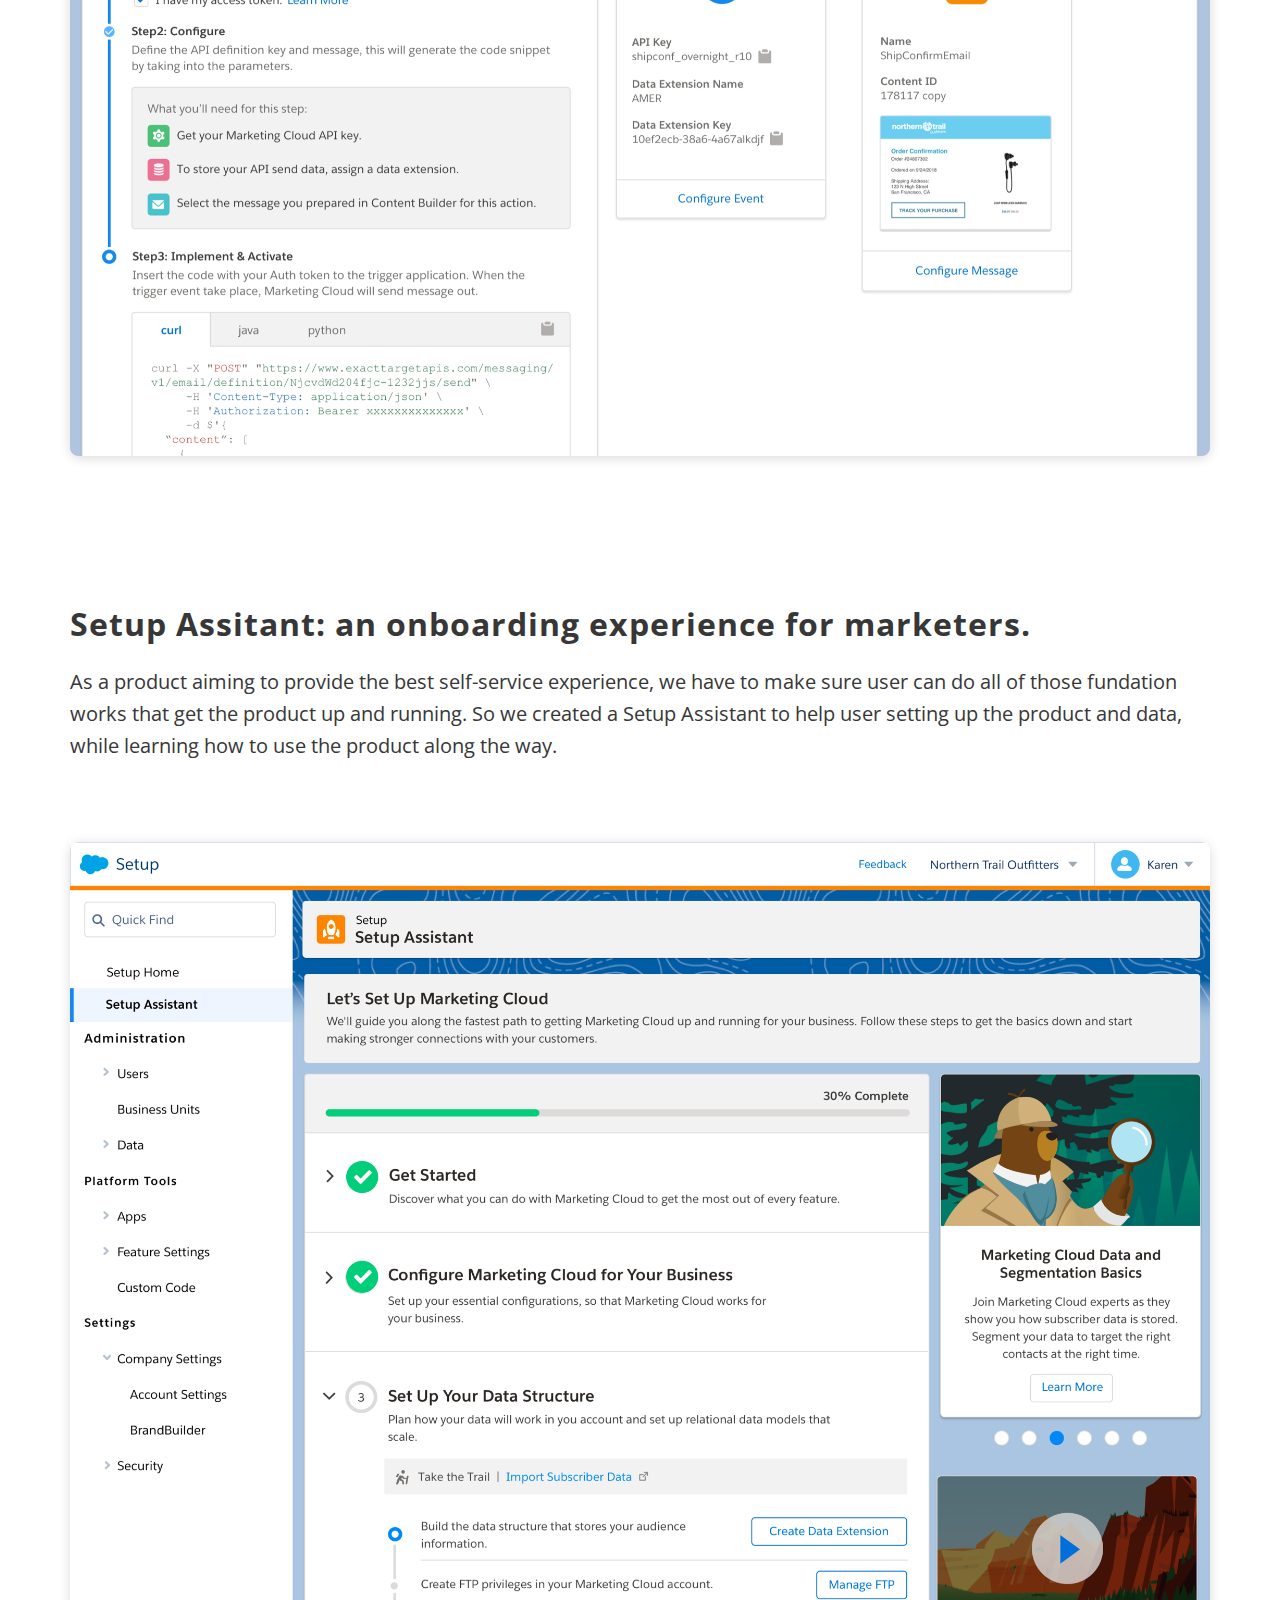
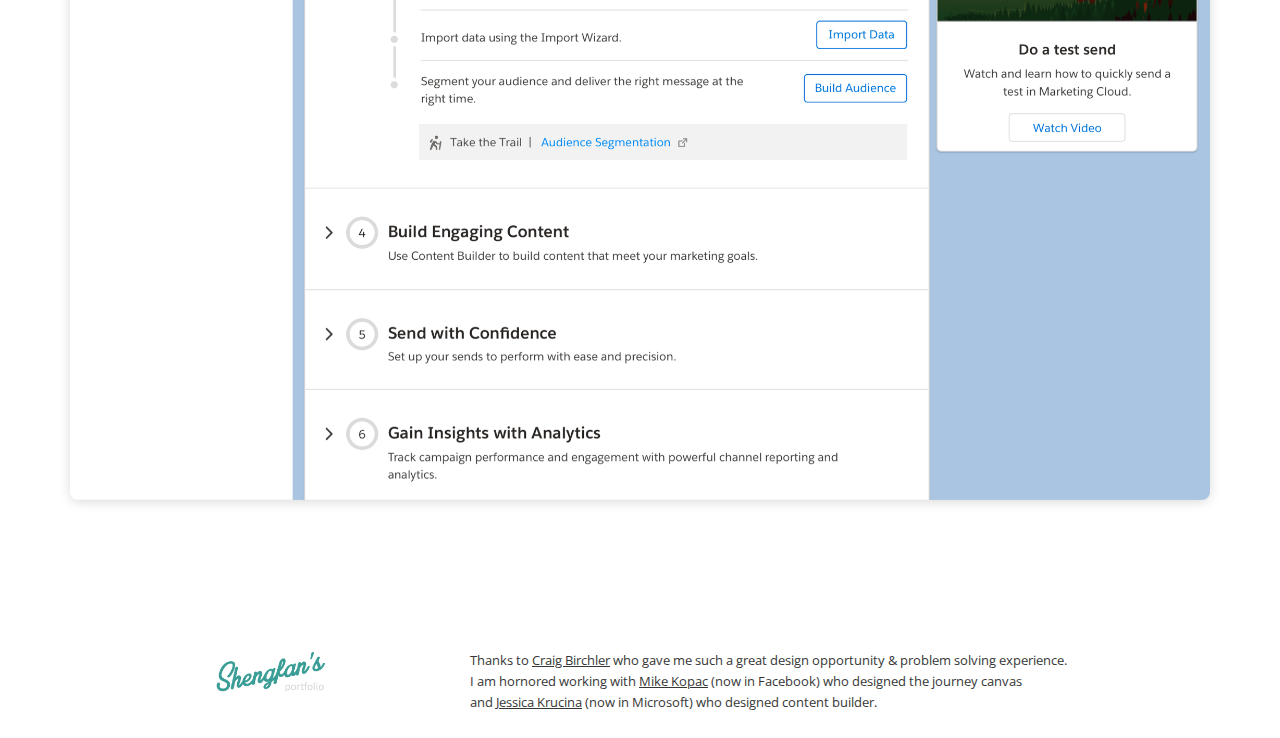
<file: Journey.html>
<!DOCTYPE html>
<html lang="en">

  <head>
    <meta charset="utf-8">
    <meta name="viewport" content="width=device-width, initial-scale=1, shrink-to-fit=no">
    <meta name="description" content="">
    <meta name="author" content="">

    <title>Marketing Cloud Journey Builder</title>

    <!-- Bootstrap core CSS -->
    <link href="vendor/bootstrap/css/bootstrap.min.css" rel="stylesheet">

    <!-- Custom fonts for this template -->
    <link href="vendor/font-awesome/css/font-awesome.min.css" rel="stylesheet" type="text/css">
    <link href="https://fonts.googleapis.com/css?family=Gochi+Hand" rel="stylesheet">
    <link href="https://fonts.googleapis.com/css?family=Roboto+Slab:300,400" rel="stylesheet">
    <link href="https://fonts.googleapis.com/css?family=Open+Sans:200,300,300i,400,400i,600,600i,700,700i" rel="stylesheet">
    <link href="https://fonts.googleapis.com/css?family=Droid+Serif:400,400i,700i" rel="stylesheet">
    <link href="https://fonts.googleapis.com/css?family=Merriweather:400,400i,700,700i,900,900i" rel="stylesheet">
    <link href="https://fonts.googleapis.com/css2?family=Lato:wght@300;400;700;900&display=swap" rel="stylesheet">
    <!-- Custom styles for this template -->
    <link href="css/home.css" rel="stylesheet">
    <link href="css/portfolio-page.css" rel="stylesheet"> 
    <link rel="icon" href="img/ico.png">   
  </head>

<body>

    <script>
      document.body.className = 'fade';
    </script>  

    <div class="button-group">
      <a id="input" href=""></a>
      <div id="dropdown-menu">
        <ul class="dropdown-content">
          <li class="lg-link" id="nav-1"><a href="index.html"><h3>Design Work</h3></a></li>
          <li class="lg-link" id="nav-2"><a href="blog.html"><h3>Blog</h3></a></li>
          <li class="lg-link" id="nav-3"><a href="http://designportfolio.club"><h3>Mentorship</h3></a></li>

          <li class="icon-link">
            <a href="https://www.linkedin.com/in/shengfanhe/"><i class="fa fa-linkedin" aria-hidden="true"></i></a>
            <a href="https://www.instagram.com/shengfanhe/"><i class="fa fa-instagram" aria-hidden="true"></i></a>
            <a href="https://medium.com/@frankhe"><i class="fa fa-medium" aria-hidden="true"></i></a>
            <a href="https://dribbble.com/frankhe"><i class="fa fa-dribbble" aria-hidden="true"></i></a>
          </li>
        </ul>
      </div>
      <div class="overlay"></div>
    </div>

    <!-- Navigation -->
    <nav class="navbar navbar-expand-lg navbar-light fixed-top" id="mainNav">
      <div class="container">
        <a class="navbar-brand js-scroll-trigger" href="index.html"><img id="logo" src="img/logo.png"></a>
        <div id="nav-icon1">
          <span></span>
          <span></span>
          <span></span>
        </div>
      </div>
    </nav>

    <div class="container" style="height:600px">
      <div class="row" style="padding-top: 250px">
        <div class="col-lg-6 col-md-6">
          <div class="salesforce-header">
            <img src="img/salesforce-logo.png">
            <h1>Marketing Cloud Journey Builder</h1>
          </div>
        </div>
        <div class="col-lg-6 col-md-6" style="color: #6c6c6c">
          <h3>Deliver cross-channel personalized experiences at every step of the customer lifecycle with campaign management.</h3>
        </div>
      </div>
    </div>


    <div class="intro-header-journey">
      <div class="heroImg" style="text-align: center;">
        <img src="img/Journey/journey-builder.png" alt="" style="min-width: 900px; height: auto;">
      </div>
    </div>


    <div class="project-about">
      <div class="container">
        <div class="row">
          <div class="col-lg-3 col-md-3">
            <h4>About the product</h4>
          </div>
          <div class="col-lg-9 col-md-9">
            <h2>All-in-one marketing automation driven by all kinds of customer data.</h2><br>
            <p>Salesforce conceptualizes the progression of interactions as a journey through customer relationship stages including reach, acquisition, conversion, retention and loyalty. Journey Builder is designed to allow marketers to customize interactions through those stages based on customer needs, desires and preferences, their demographics and real-time input from their behavior.</p>
          </div>
        </div>
      </div>
    </div>

    <div class="container-fluid">
      <div class="row">
        <img src="img/Journey/diagram.png" style="height: auto; width: 660px; margin: 20px auto 50px auto">
      </div>
    </div>


    <div class="project-about">
      <div class="container">
        <div class="row" style="margin-top: 100px">
          <div class="col-lg-3 col-md-3">
            <h4>My role</h4>
          </div>
          <div class="col-lg-9 col-md-9">
            <h2>Owner of all data features' design</h2><br>
            <p>Data is the fuel of digital marketing, every campaign starts with customer data. My role in this product team is to be responsible for the UX/UI design of all data related features, inluding <span class="underline">data setup and import</span>, <span class="underline">audience creation</span>, <span class="underline">API event triggers</span> and <span class="underline">content personalization</span>. I worked closely with PMs to define product functionalities, and pushed the ideas towards solid solutions by a lot of prototyping.</p>
          </div>                 
        </div>
      </div>
    </div>


    <div class="project-about">
      <div class="container">
        <div class="row" style="margin: 100px 0">
          <div class="col-lg-3 col-md-3">
            <h4>Timeline</h4>
          </div>
          <div class="col-lg-9 col-md-9">
            <p>The project started from May 2017, when the company decided to re-think Marketing Cloud. Through the POC, intensive concpetual designs, we clarified the direction that has journey in the center. We designed the framework to align functions with Journey Builder. The detail design and iterations last to the end of 2018.</p>
            <img src="img/Journey/timeline.png" style="margin-bottom: 100px">
          </div>                 
        </div>
      </div>
    </div>

    <div class="youtube">
      <div class="container">
        <div class="row">
          <div class="col-lg-3 col-md-3"><h4 style="color: grey">Marketing Cloud Journey Builder Demo</h4></div>
          <div class="col-lg-9 col-md-9"><iframe width="820" height="460" src="https://www.youtube.com/embed/ejWvq0KGZ3c" frameborder="0" allow="accelerometer; autoplay; encrypted-media; gyroscope; picture-in-picture" allowfullscreen></iframe></div>
        </div>
      </div>
    </div>

    <div class="project-iamge">
      <div class="container">
        <div class="row">
          <h2>Audience: a unified starting point of configuring a journey.</h2>
          <p>Marketing Cloud used to have many different data objects, configuring the data entry is a tech-heavy task when building a journey. Now we're building a unified data entry as audience, to bring a consistent, user friendly experience with more advanced fucntions built in.</p>
          <div class="web-UI">
            <img src="img/Journey/audience-list.png">
          </div>
        </div>
      </div>
    </div>

    <div class="project-iamge">
      <div class="container">
        <div class="row">
          <h2>Building an audience on the fly.</h2>
          <p>With the idea "every marketing campaign is a journey", we try to build Audience configuration inside of the journey creation flow. To embed in such a big function which used to be a standalone product, I created the "standard configuration modal" UI framework to accommodate not only audience but also many other function use cases.</p>
          <div class="web-UI">
            <img src="img/Journey/audience-detail.png">
          </div>
        </div>
      </div>
    </div>

    <div class="project-iamge">
      <div class="container">
        <div class="row">
          <h2>Expression Builder: create SQL query in the UI.</h2>
          <p>One of the key components of an audience is the the rules defined by the filters, based on the customer data. Marketers relied heavily on the IT support in the past to write the SQL query to define the audience, now we try to make up UI functionality so that marketers can do this themselves.</p>
          <div class="web-UI">
            <img src="img/Journey/filters.png">
          </div>
        </div>
      </div>
    </div>

    <div class="project-iamge">
      <div class="container">
        <div class="row">
          <h2>A special type of journey: real-time triggered send.</h2>
          <p>Based on the journey framework, I designed the triggered send configuration flow to keep the consistency with the regular journey. Real-time send has very different configuration steps, so it has a step-by-step guide. A triggered send can be translated to a regular journey.</p>
          <div class="web-UI">
            <img src="img/Journey/Trigger.png">
          </div>
        </div>
      </div>
    </div>

    <div class="project-iamge">
      <div class="container">
        <div class="row">
          <h2>Setup Assitant: an onboarding experience for marketers.</h2>
          <p>As a product aiming to provide the best self-service experience, we have to make sure user can do all of those fundation works that get the product up and running. So we created a Setup Assistant to help user setting up the product and data, while learning how to use the product along the way.</p>
          <div class="web-UI">
            <img src="img/Journey/setup.png">
          </div>
        </div>
      </div>
    </div>

<!--     <div class="container">
      <div class="row">
        <div class="placard">
          <h5>** This is just a brief overview of the project. If you want to learn more about the design problems and processes, feel free to contact me at <a href="mailto:heshenfan@gmail.com">heshenfan@gmail.com</a>.</h5>
        </div>
      </div>
    </div> -->


    <div class="container">
      <div class="row footer-row">
        <div class="col-lg-4 col-md-4 text-center">
          <img src="img/logo-color.png" style="width: 120px; height: auto">
        </div>
        <div class="col-lg-8 col-md-8 tiny-font">
          <p>Thanks to <a href="https://www.linkedin.com/in/craig-birchler-9011553/">Craig Birchler</a> who gave me such a great design opportunity & problem solving experience.<br>I am hornored working with <a href="https://www.linkedin.com/in/mikekopack/">Mike Kopac</a> (now in Facebook) who designed the journey canvas <br>and <a href="https://www.linkedin.com/in/jessica-krucina/">Jessica Krucina</a> (now in Microsoft) who designed content builder.
        </div>
      </div>
    </div>

    <script>
      document.addEventListener("DOMContentLoaded", function(e) {
      document.body.className = '';
      });
    </script>    

    <script src="vendor/jquery/jquery.min.js"></script>
    <script src="vendor/popper/popper.min.js"></script>
    <script src="vendor/bootstrap/js/bootstrap.min.js"></script>

    <!-- Plugin JavaScript -->
    <script src="vendor/jquery-easing/jquery.easing.min.js"></script>

    <!-- Custom scripts -->
    <script src="js/main.js"></script>
    <script src="js/portfolio-page.js"></script>
  </body>
</html>
</file>
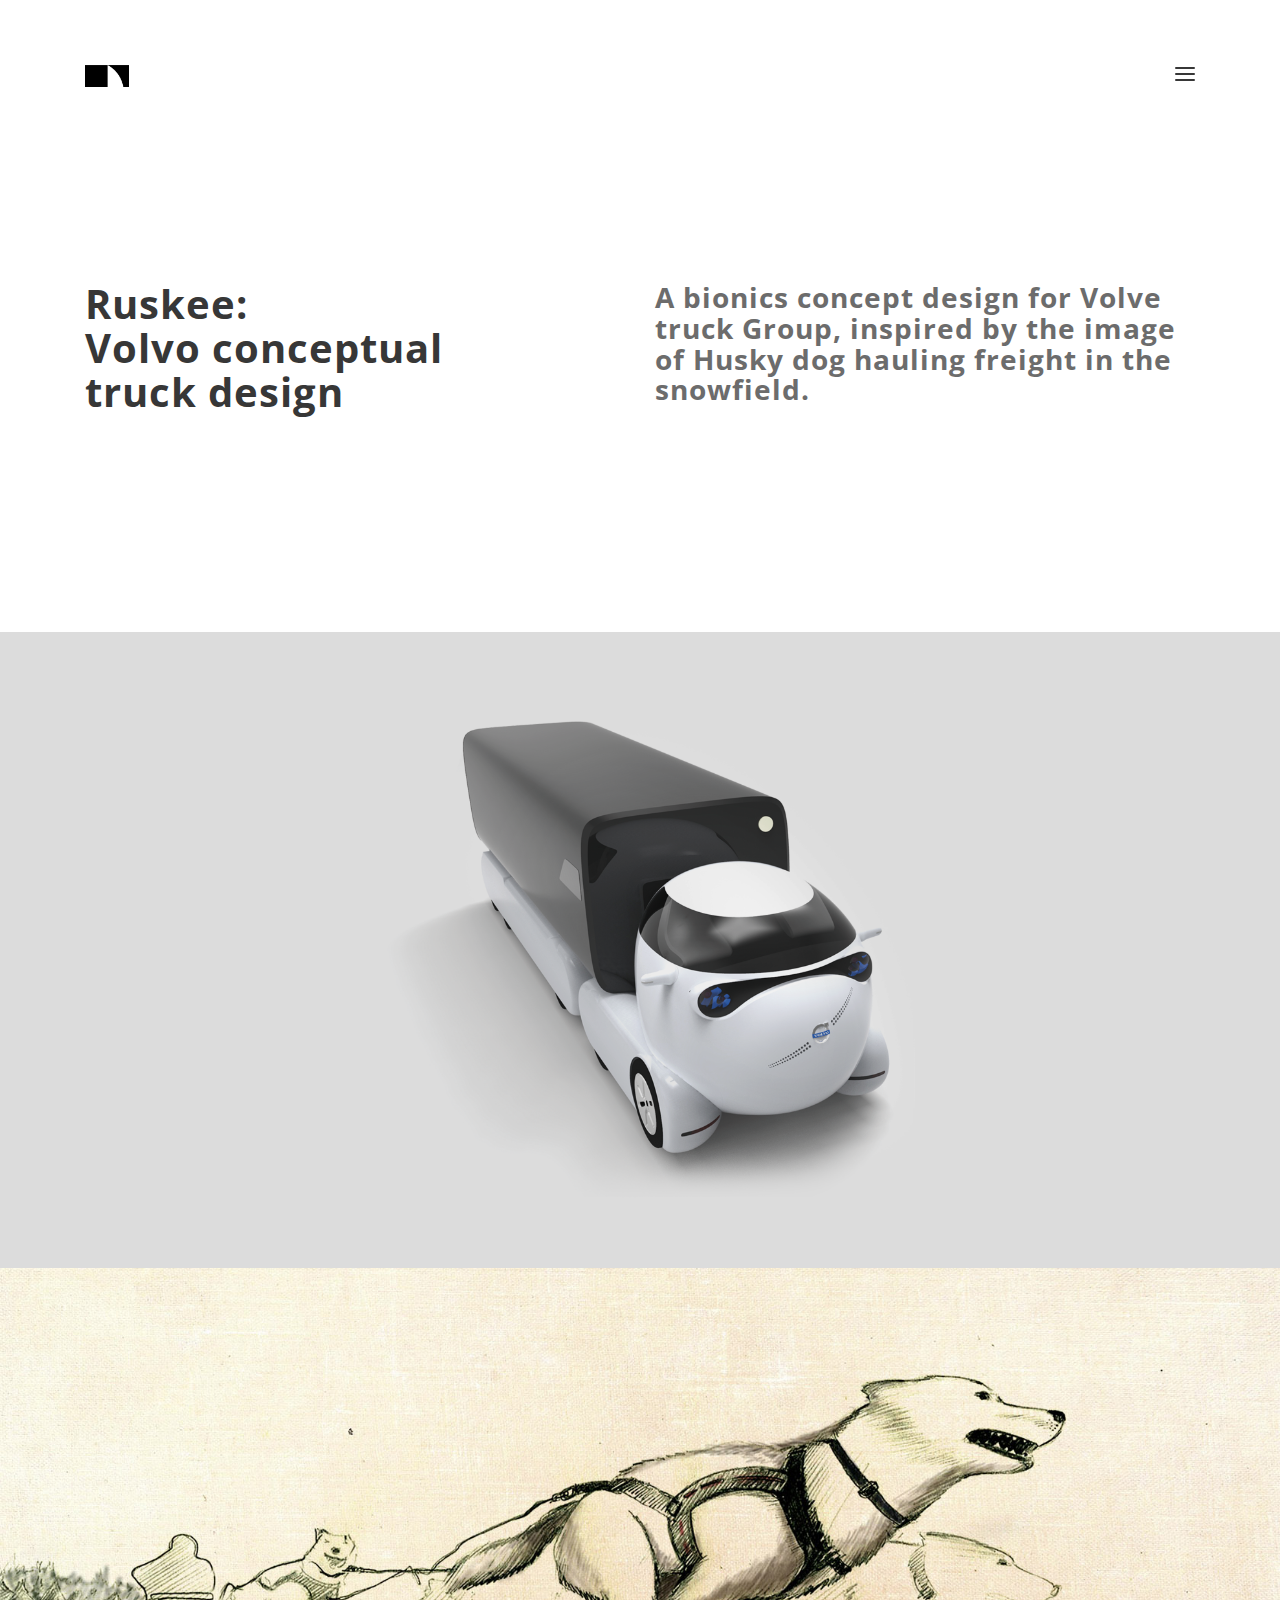
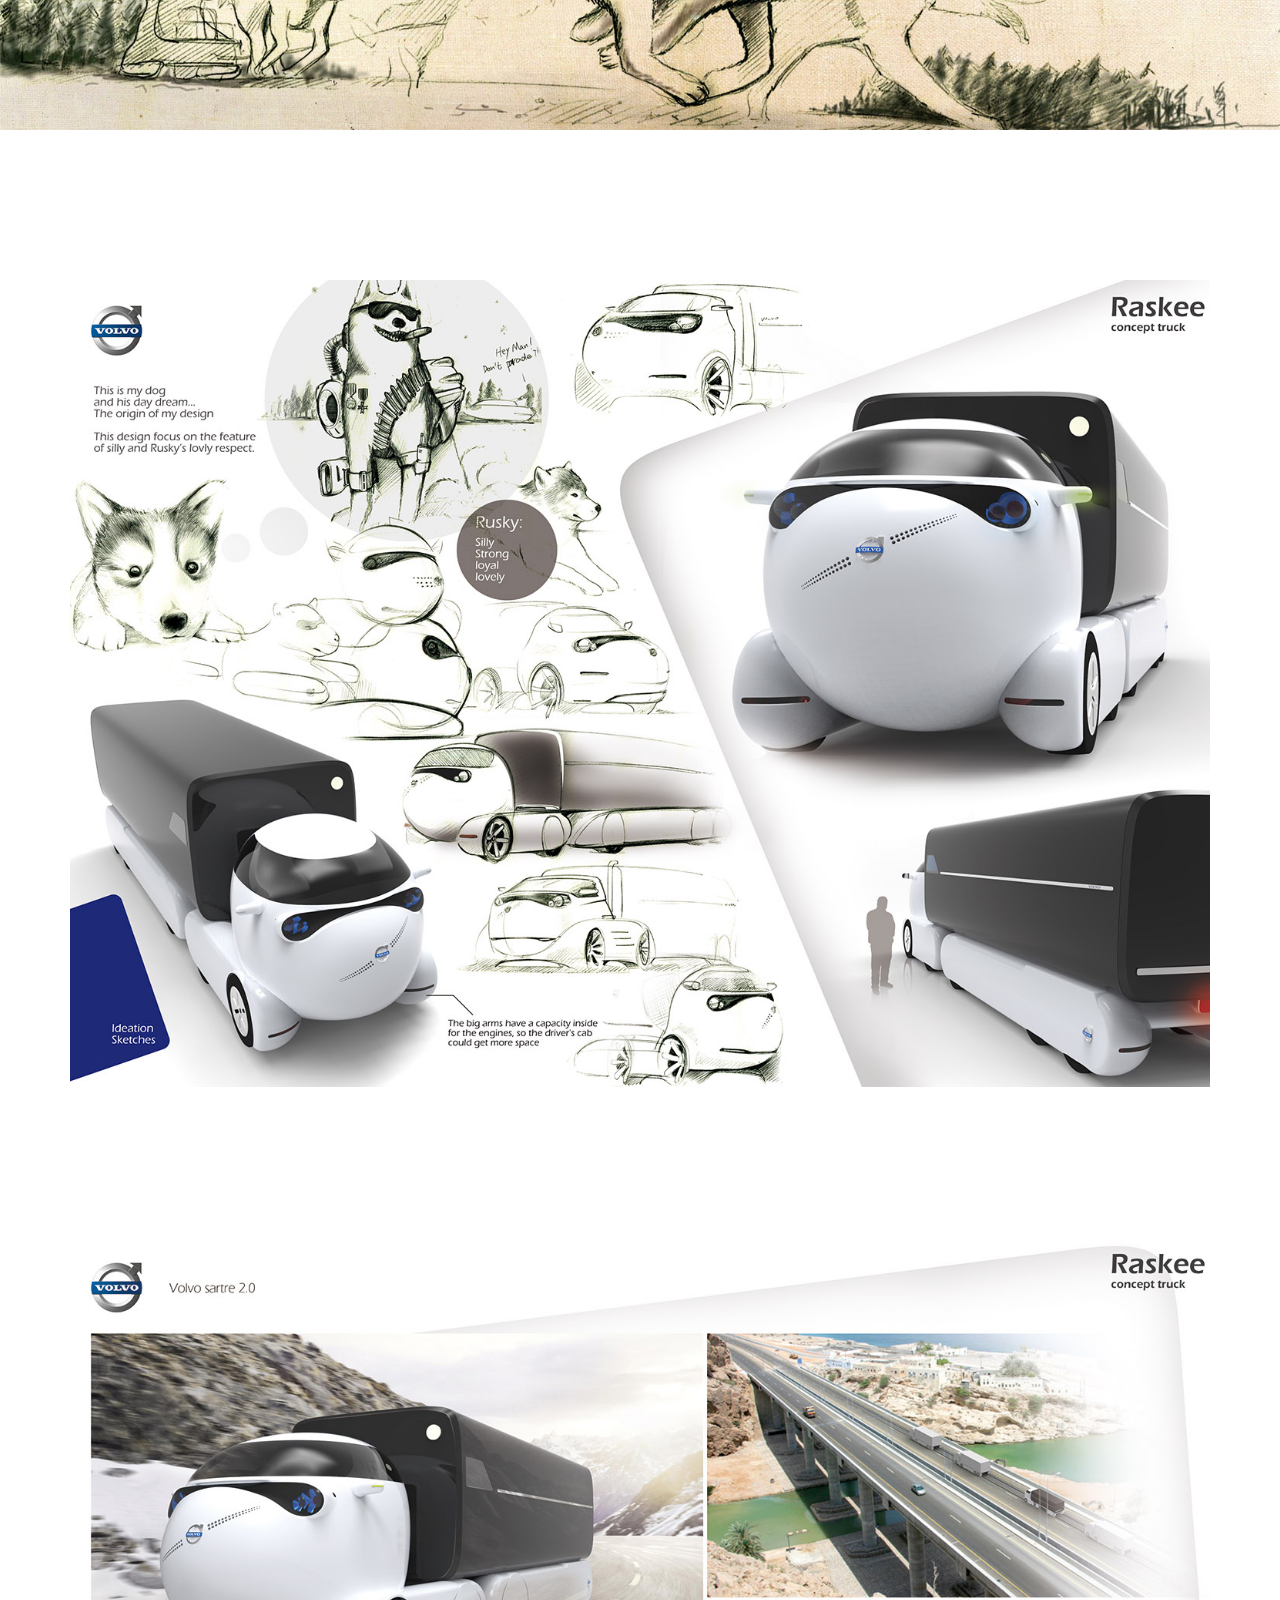
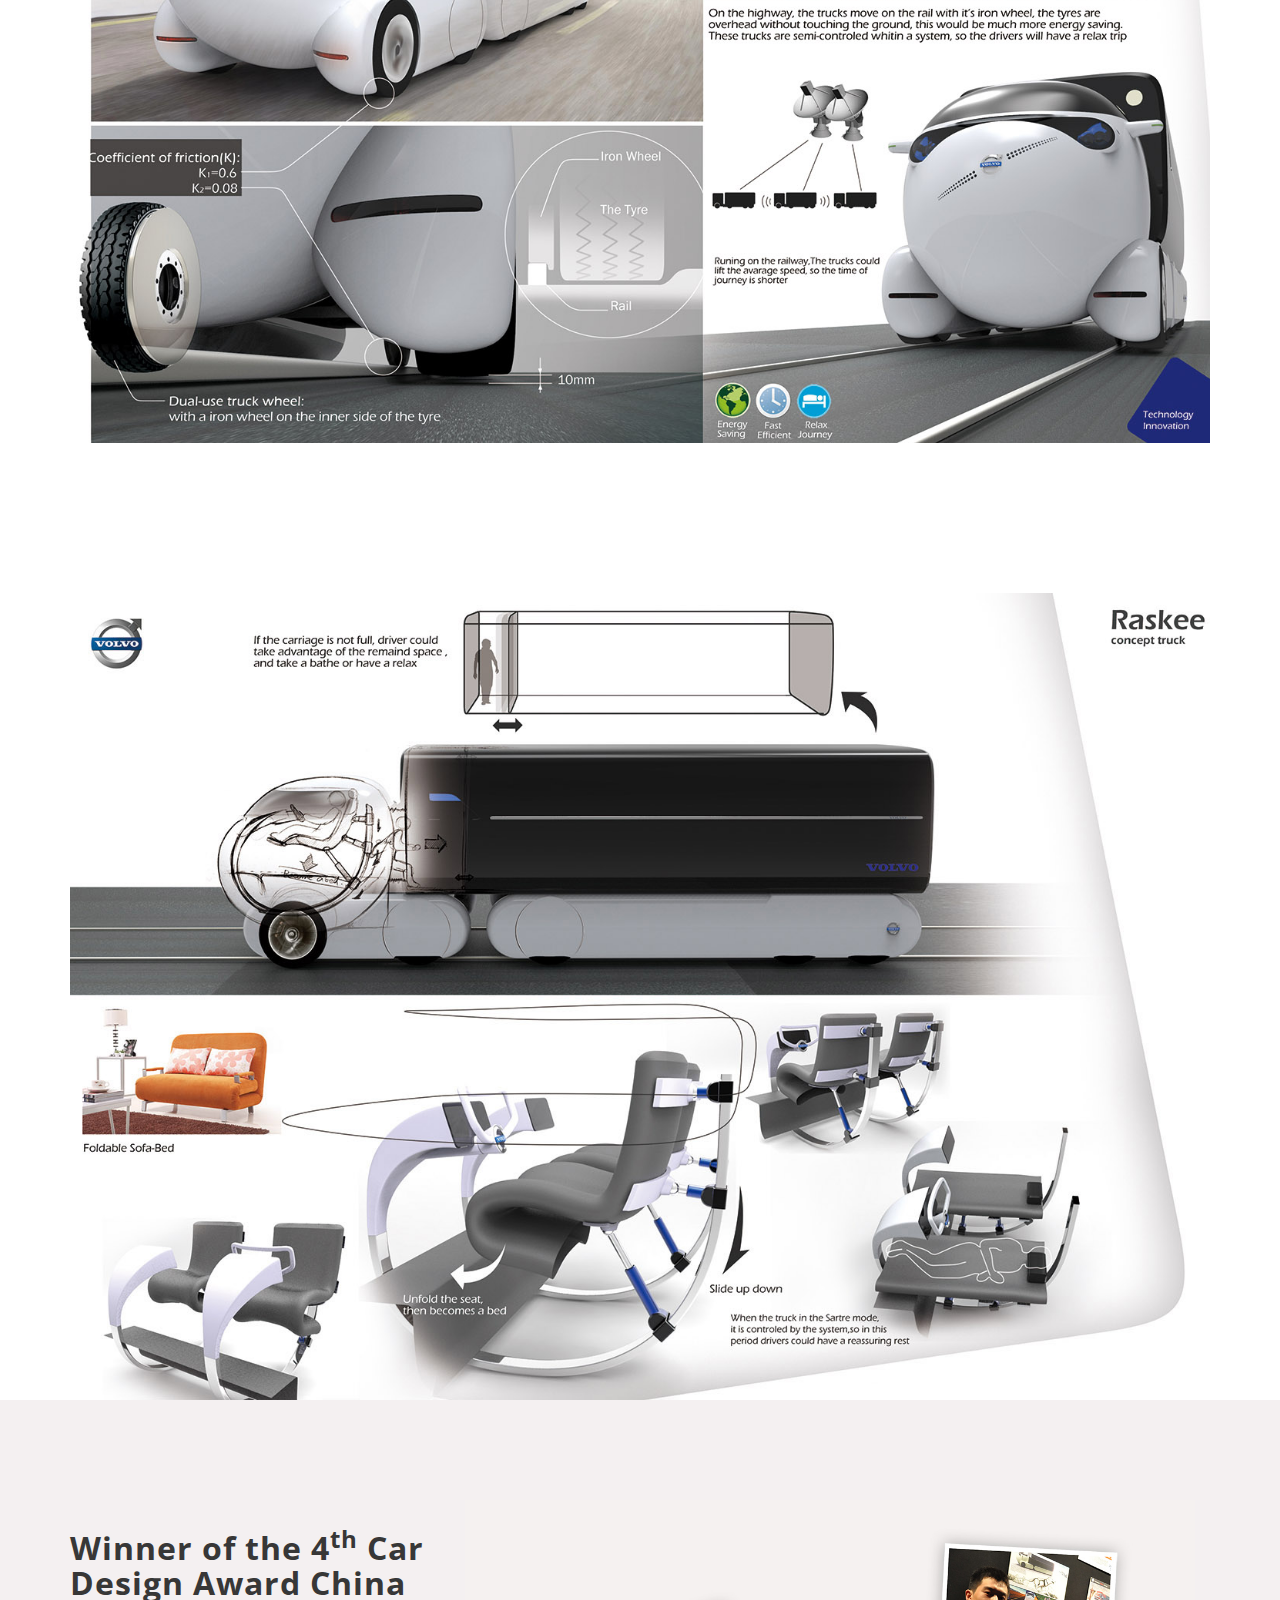
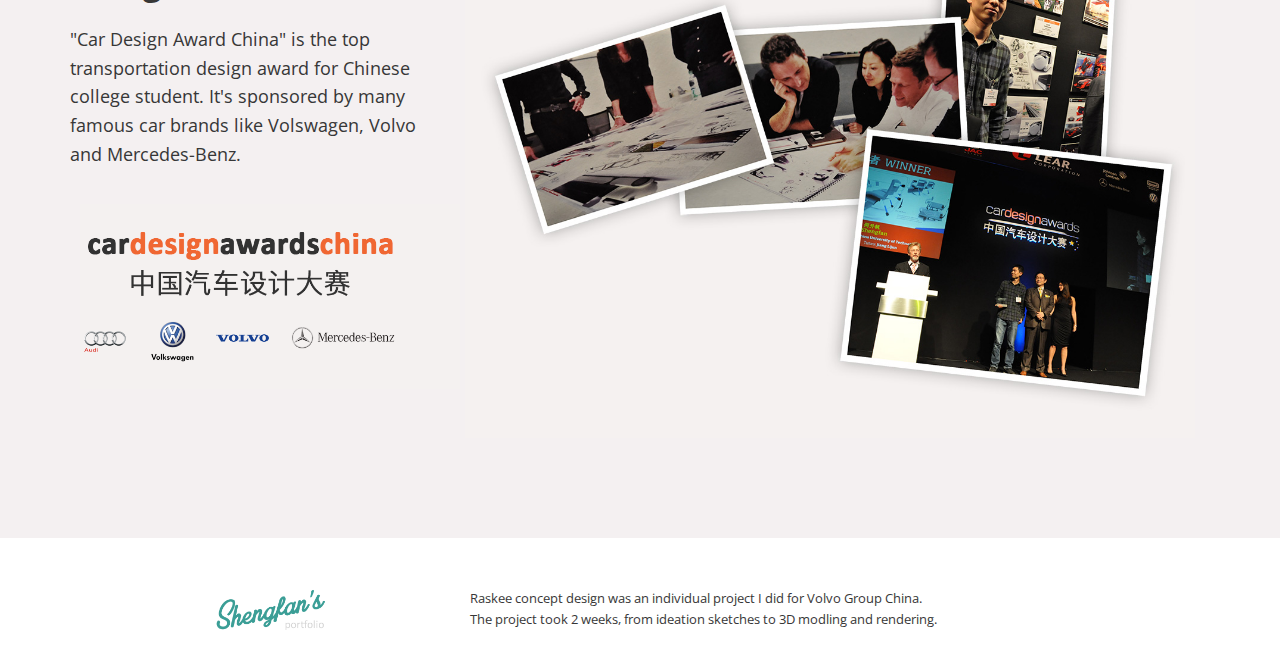
<file: raskee.html>
<!DOCTYPE html>
<html lang="en">

  <head>

    <meta charset="utf-8">
    <meta name="viewport" content="width=device-width, initial-scale=1, shrink-to-fit=no">
    <meta name="description" content="">
    <meta name="author" content="">

    <title>Raskee</title>

    <!-- Bootstrap core CSS -->
    <link href="vendor/bootstrap/css/bootstrap.min.css" rel="stylesheet">

    <!-- Custom fonts for this template -->
    <link href="vendor/font-awesome/css/font-awesome.min.css" rel="stylesheet" type="text/css">
    <link href="https://fonts.googleapis.com/css?family=Gochi+Hand" rel="stylesheet">
    <link href="https://fonts.googleapis.com/css?family=Roboto+Slab:300,400" rel="stylesheet">
    <link href="https://fonts.googleapis.com/css?family=Open+Sans:200,300,300i,400,400i,600,600i,700,700i" rel="stylesheet">
    <link href="https://fonts.googleapis.com/css?family=Droid+Serif:400,400i,700i" rel="stylesheet">
    <link href="https://fonts.googleapis.com/css?family=Merriweather:400,400i,700,700i,900,900i" rel="stylesheet">
    <link href="https://fonts.googleapis.com/css2?family=Lato:wght@300;400;700;900&display=swap" rel="stylesheet">
    <!-- Custom styles for this template -->
    <link href="css/home.css" rel="stylesheet">
    <link href="css/portfolio-page.css" rel="stylesheet"> 
    <link rel="icon" href="img/ico.png">   
  </head>

<body>

    <script>
      document.body.className = 'fade';
    </script>  

    <div class="button-group">
      <a id="input" href=""></a>
      <div id="dropdown-menu">
        <ul class="dropdown-content">
          <li class="lg-link" id="nav-1"><a href="index.html"><h3>Design Work</h3></a></li>
          <li class="lg-link" id="nav-2"><a href="blog.html"><h3>Blog</h3></a></li>
          <li class="lg-link" id="nav-3"><a href="http://designportfolio.club"><h3>Mentorship</h3></a></li>

          <li class="icon-link">
            <a href="#"><i class="fa fa-linkedin" aria-hidden="true"></i></a>
            <a href="#"><i class="fa fa-instagram" aria-hidden="true"></i></a>
            <a href="#"><i class="fa fa-medium" aria-hidden="true"></i></a>
            <a href="#"><i class="fa fa-dribbble" aria-hidden="true"></i></a>
          </li>
        </ul>
      </div>
      <div class="overlay"></div>
    </div>

    <!-- Navigation -->
    <nav class="navbar navbar-expand-lg navbar-light fixed-top" id="mainNav">
      <div class="container">
        <a class="navbar-brand js-scroll-trigger" href="index.html"><img id="logo" src="img/logo.png"></a>
        <div id="nav-icon1">
          <span></span>
          <span></span>
          <span></span>
        </div>
      </div>
    </nav>

    <div class="container" style="height:600px">
      <div class="row" style="padding-top: 250px">
        <div class="col-lg-6 col-md-6 col-sm-6" style="padding-right: 100px">
          <h1>Ruskee: <br>Volvo conceptual truck design</h1>
        </div>
        <div class="col-lg-6 col-md-6 col-sm-6" style="color: #6c6c6c">
          <h3>A bionics concept design for Volve truck Group, inspired by the image of Husky dog hauling freight in the snowfield.</h3>
        </div>
      </div>
    </div>

    <div class="intro-header-ruskee">
      <div class="heroImg" style="text-align: center;">
        <img src="img/raskee/raskee-hero.png" alt="">
      </div>
    </div>

    <div class="img-full-width">
      <img src="img/raskee/raskee-1.jpg">
    </div>

    <div class="container">
      <div class="row img-full-width">
        <img src="img/raskee/raskee-2.jpg" style="margin-top:150px">
      </div>
    </div>

    <div class="container">
      <div class="row img-full-width">
        <img src="img/raskee/raskee-3.jpg" style="margin-top:150px">
      </div>
    </div>

    <div class="container">
      <div class="row img-full-width">
        <img src="img/raskee/raskee-4.jpg" style="margin-top:150px">
      </div>
    </div>

    <div class="warm-grey-bg">
      <div class="container">
        <div class="row" style="padding: 50px 0">
          <div class="col-lg-4 annotation img-full-width">
            <h2>Winner of the 4<sup>th</sup> Car Design Award China</h2>
            <p>"Car Design Award China" is the top transportation design award for Chinese college student. It's sponsored by many famous car brands like Volswagen, Volvo and Mercedes-Benz.</p>
            <img src="img/raskee/cdn-logos.png">
          </div>
          <div class="col-lg-8 img-full-width footer-row">
            <img src="img/raskee/jury.jpg">
          </div>
        </div>
      </div>
    </div>

    <div class="container">
      <div class="row footer-row">
        <div class="col-lg-4 col-md-4 text-center">
          <img src="img/logo-color.png" style="width: 120px; height: auto">
        </div>
        <div class="col-lg-8 col-md-8 tiny-font">
          <p>Raskee concept design was an individual project I did for Volvo Group China.<br>The project took 2 weeks, from ideation sketches to 3D modling and rendering.</p>
        </div>
      </div>
    </div>

    <script>
      document.addEventListener("DOMContentLoaded", function(e) {
      document.body.className = '';
      });
    </script>    

    <script src="vendor/jquery/jquery.min.js"></script>
    <script src="vendor/popper/popper.min.js"></script>
    <script src="vendor/bootstrap/js/bootstrap.min.js"></script>

    <!-- Plugin JavaScript -->
    <script src="vendor/jquery-easing/jquery.easing.min.js"></script>

    <!-- Custom scripts -->
    <script src="js/main.js"></script>

  </body>
</html>
</file>
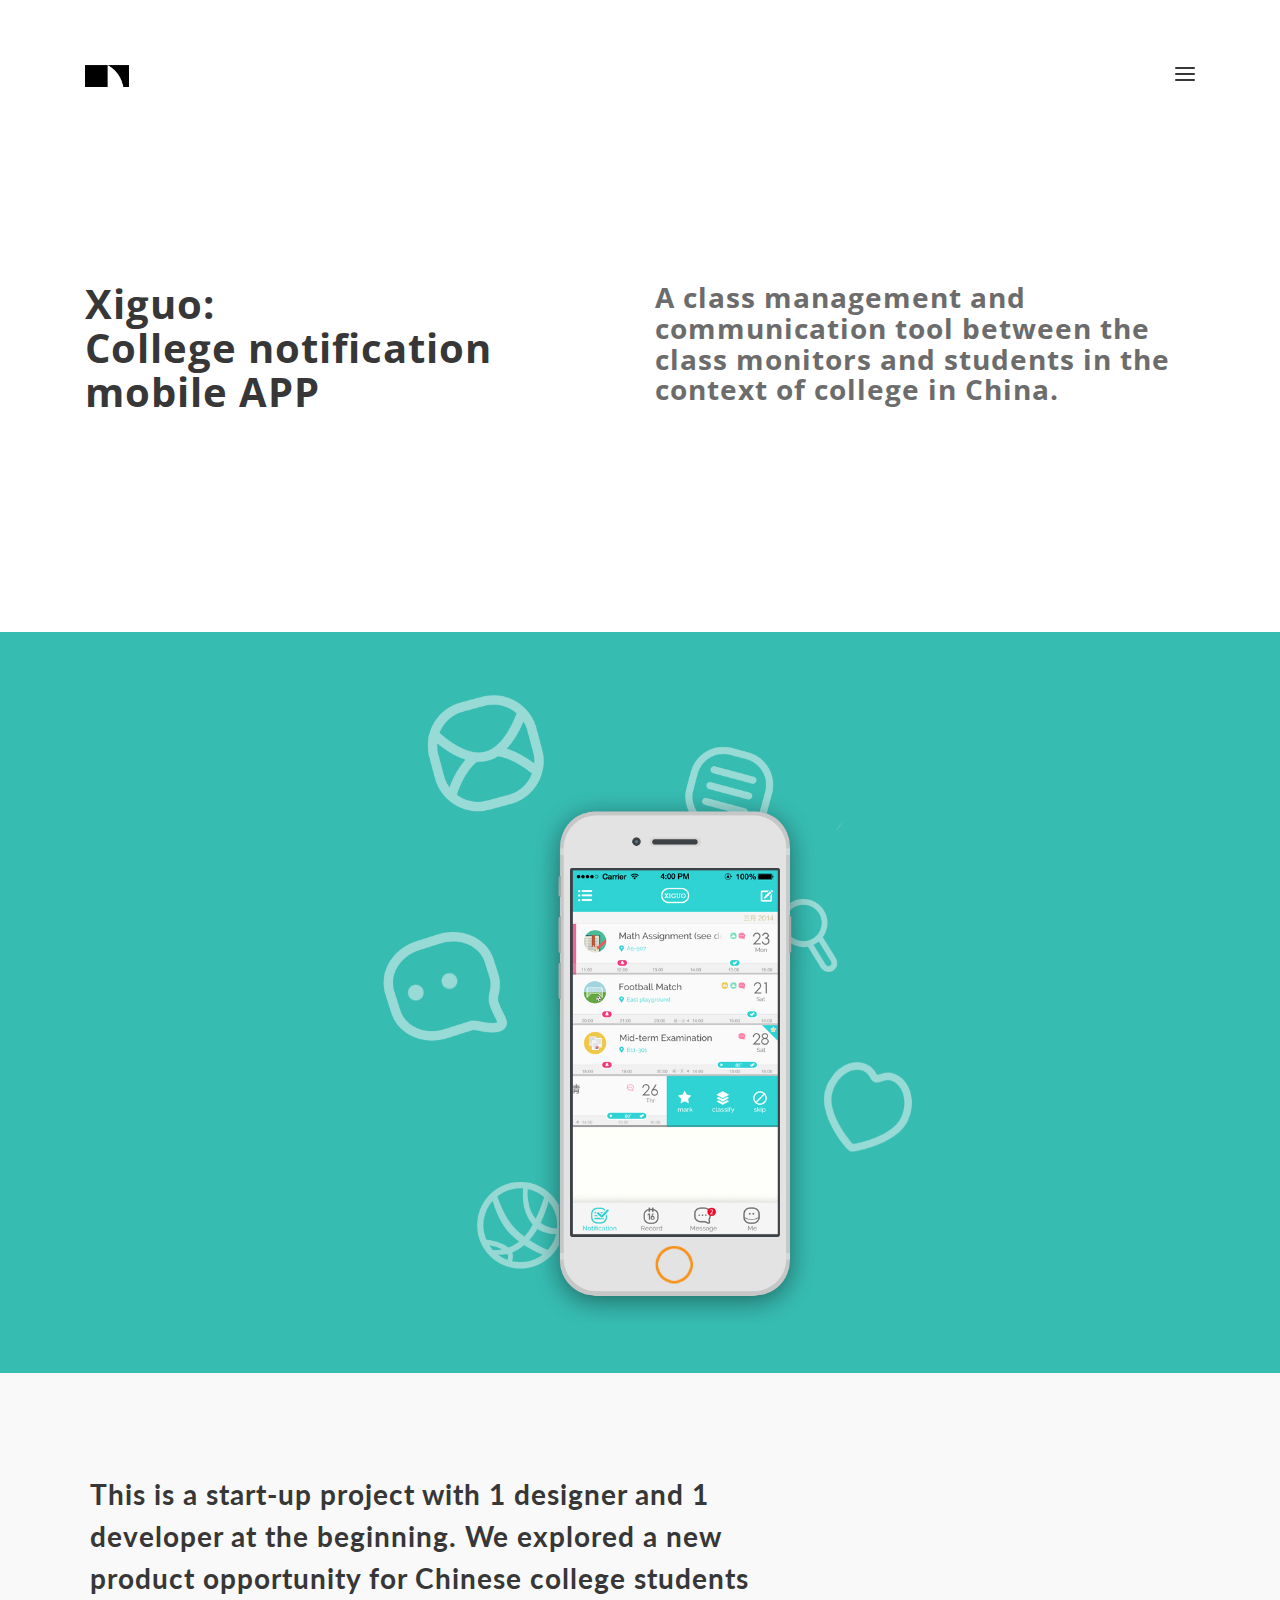
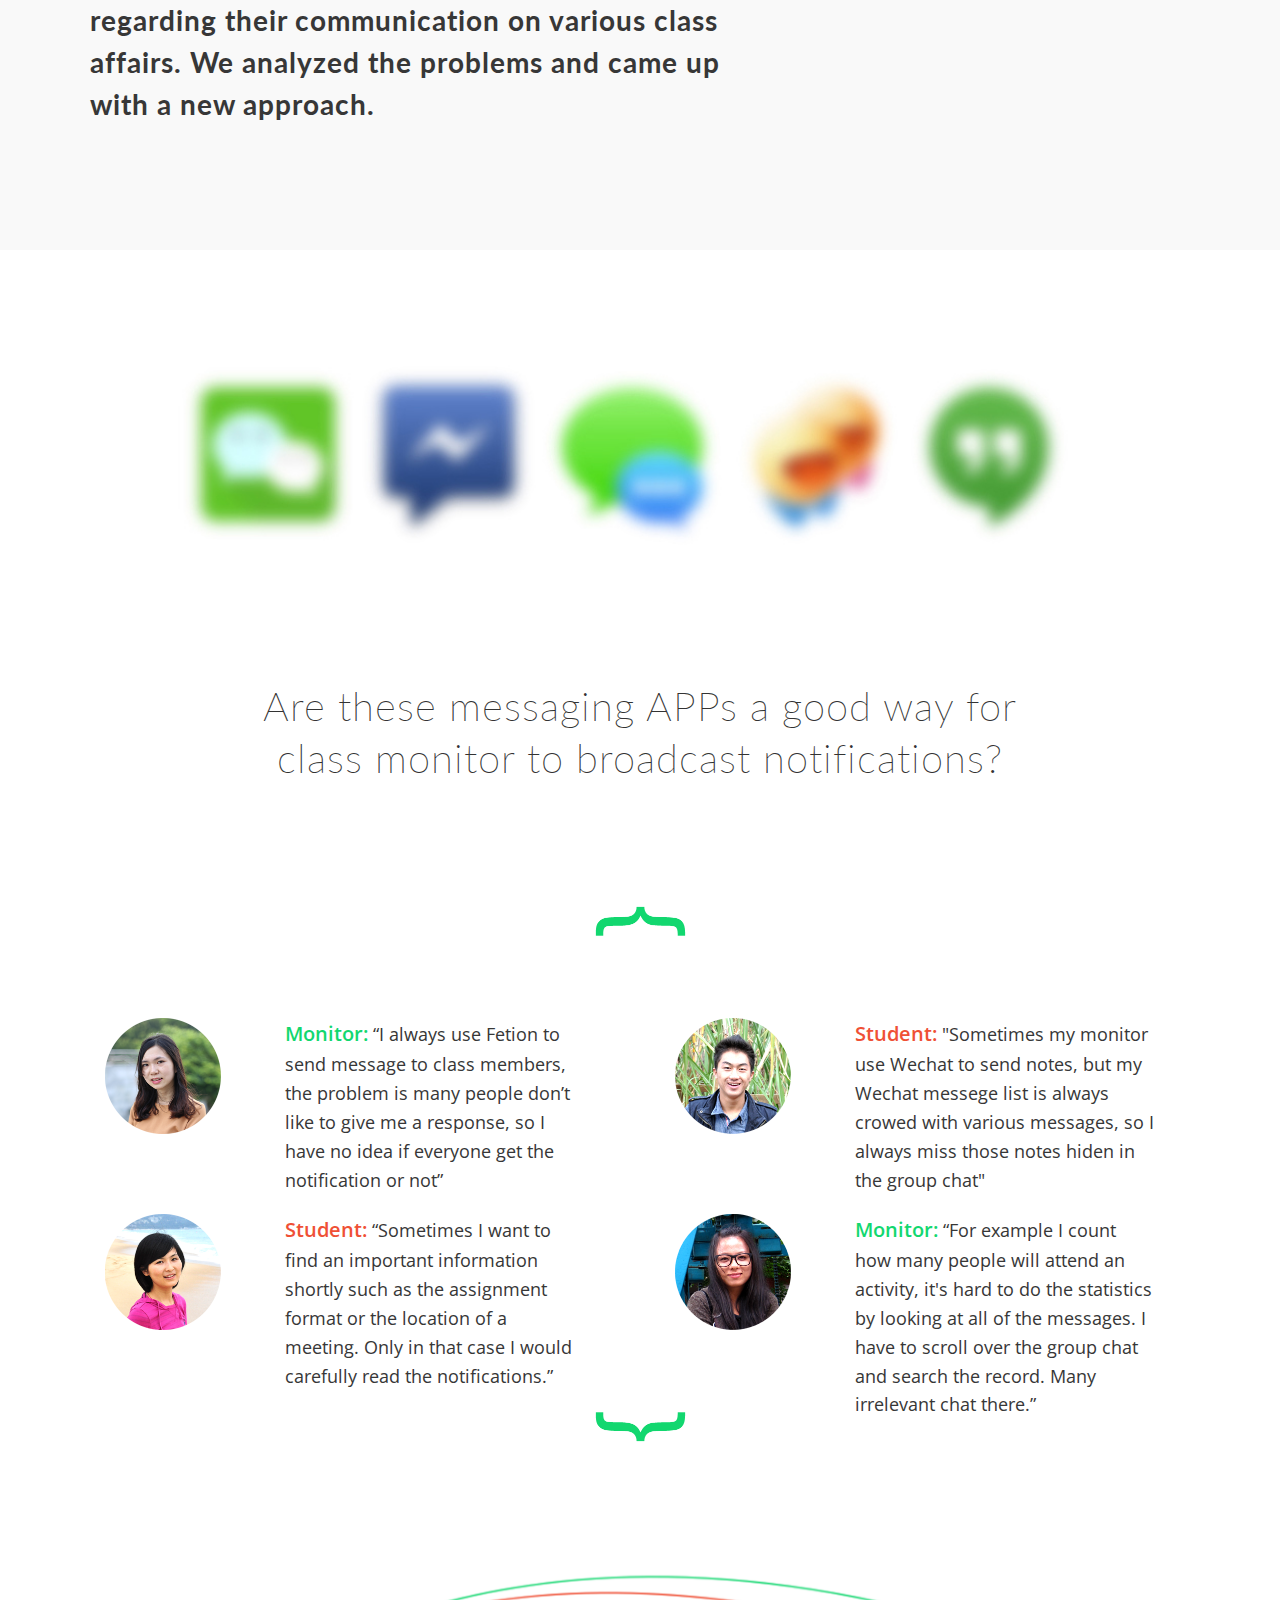
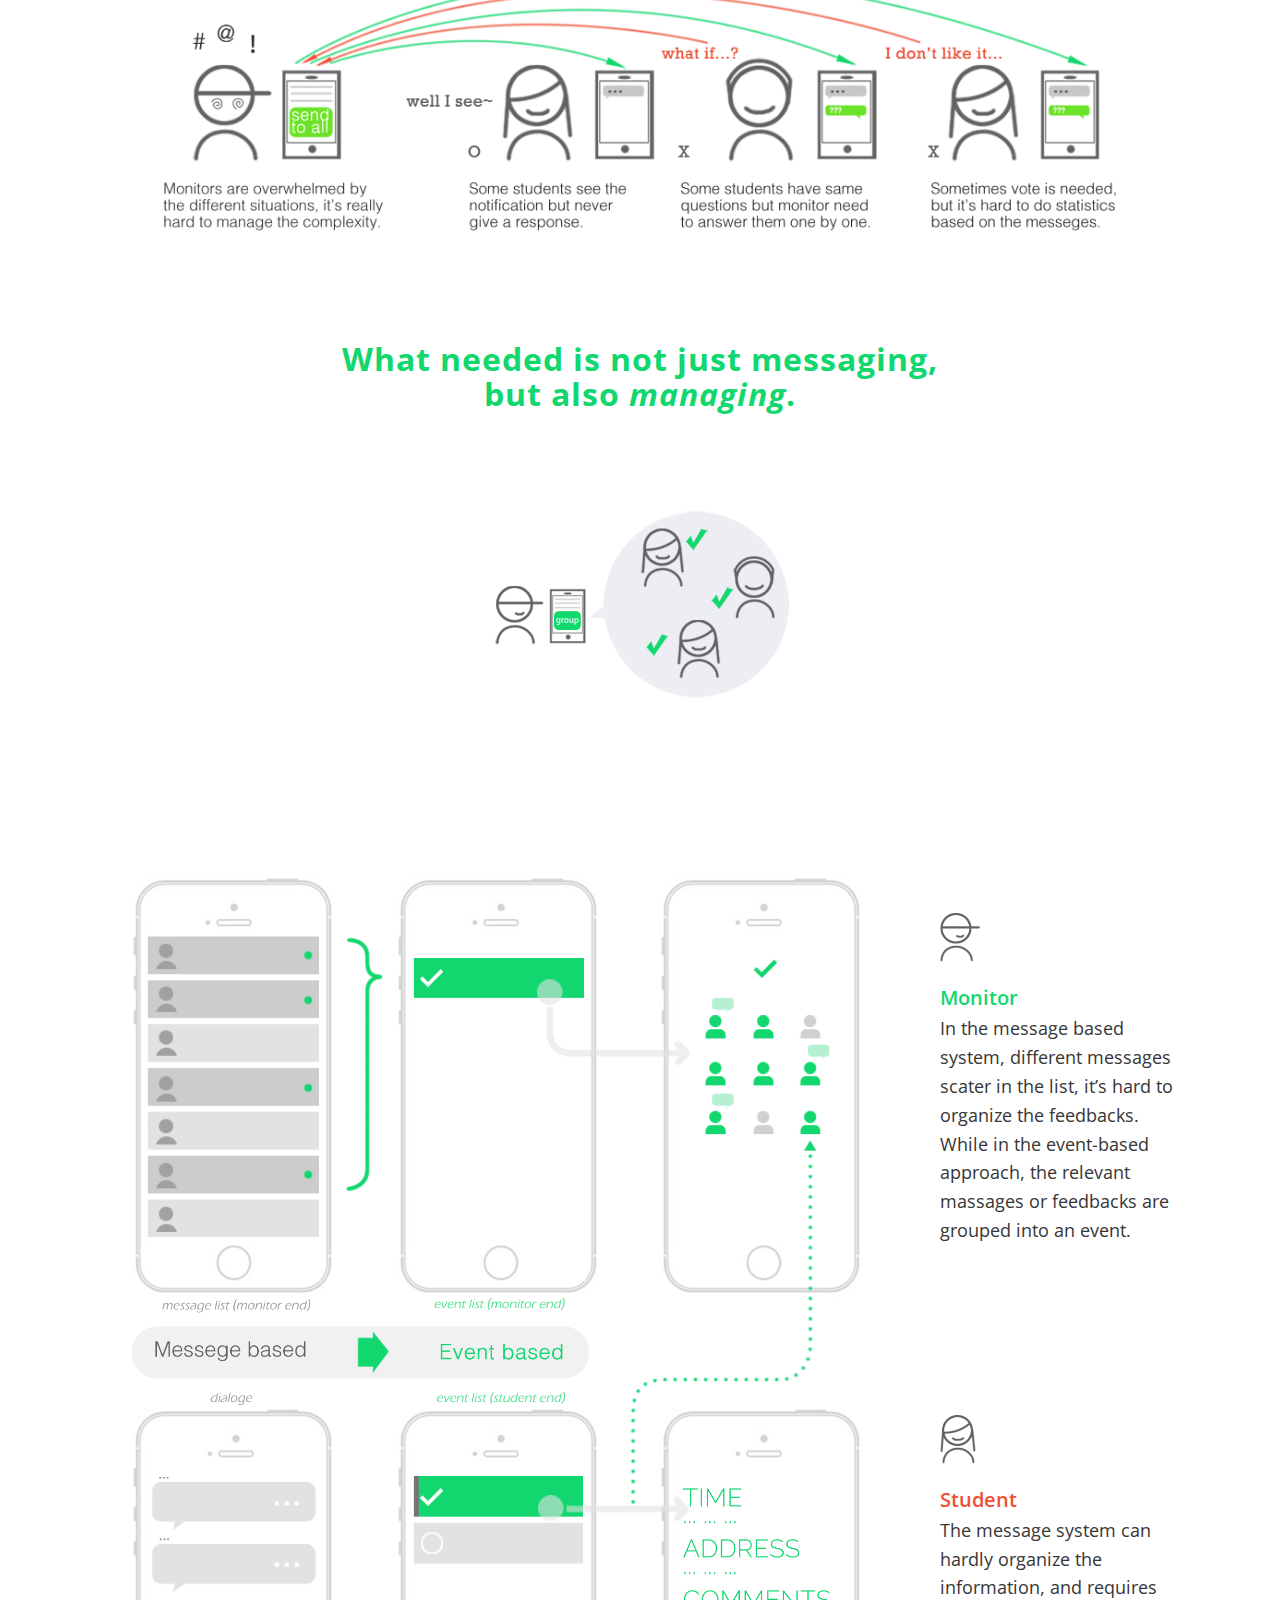
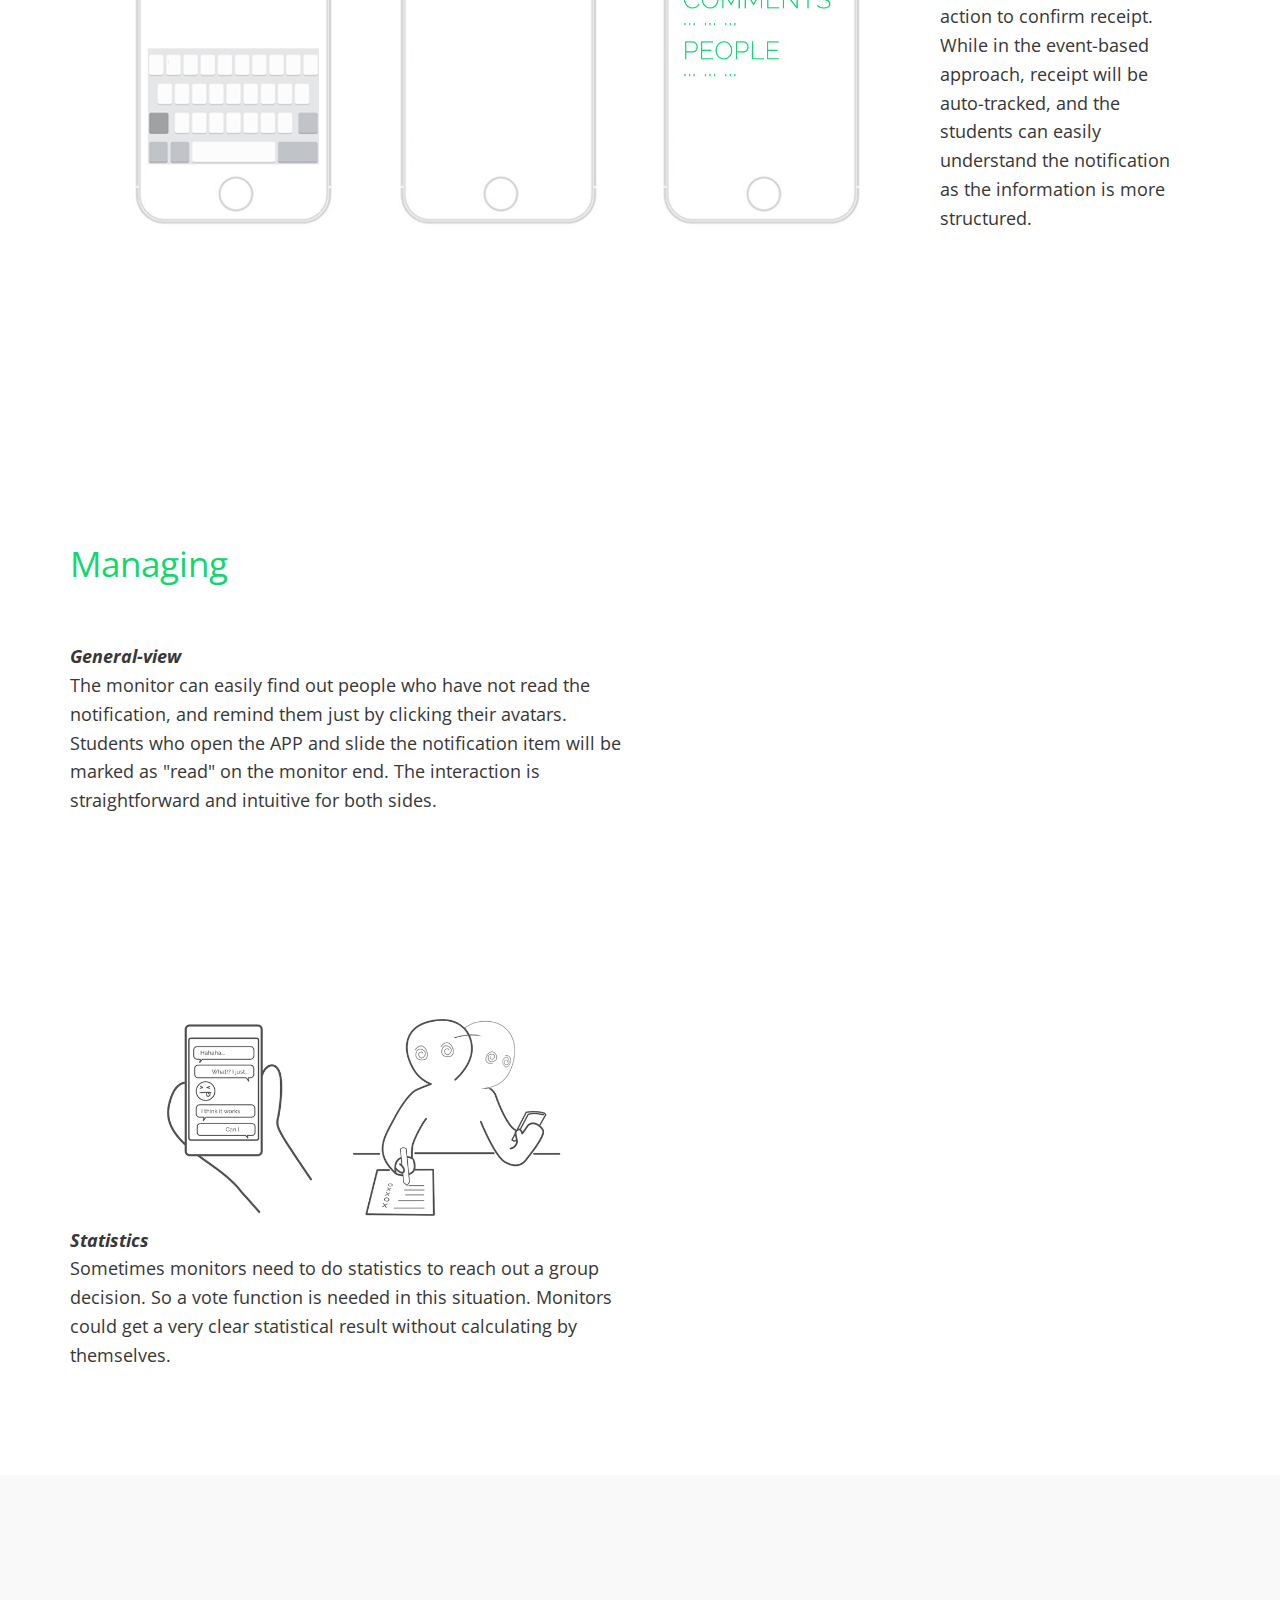
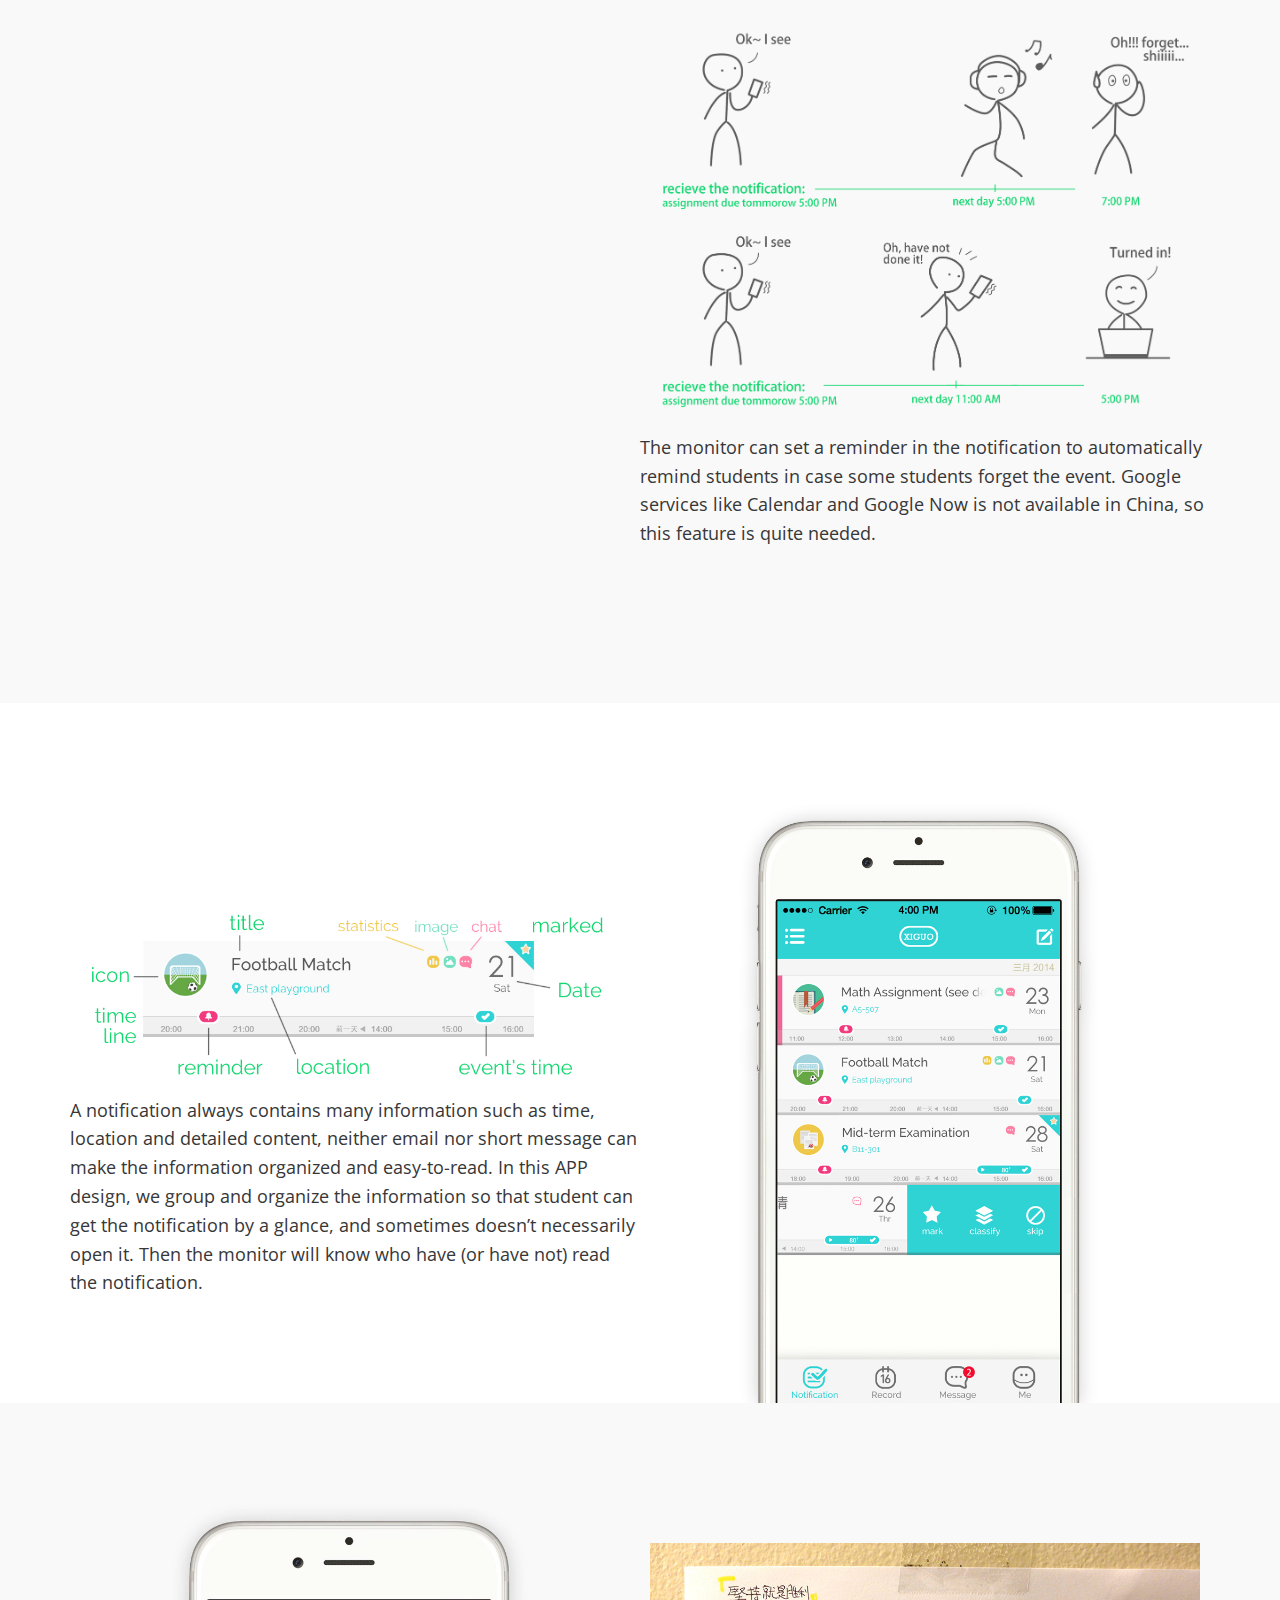
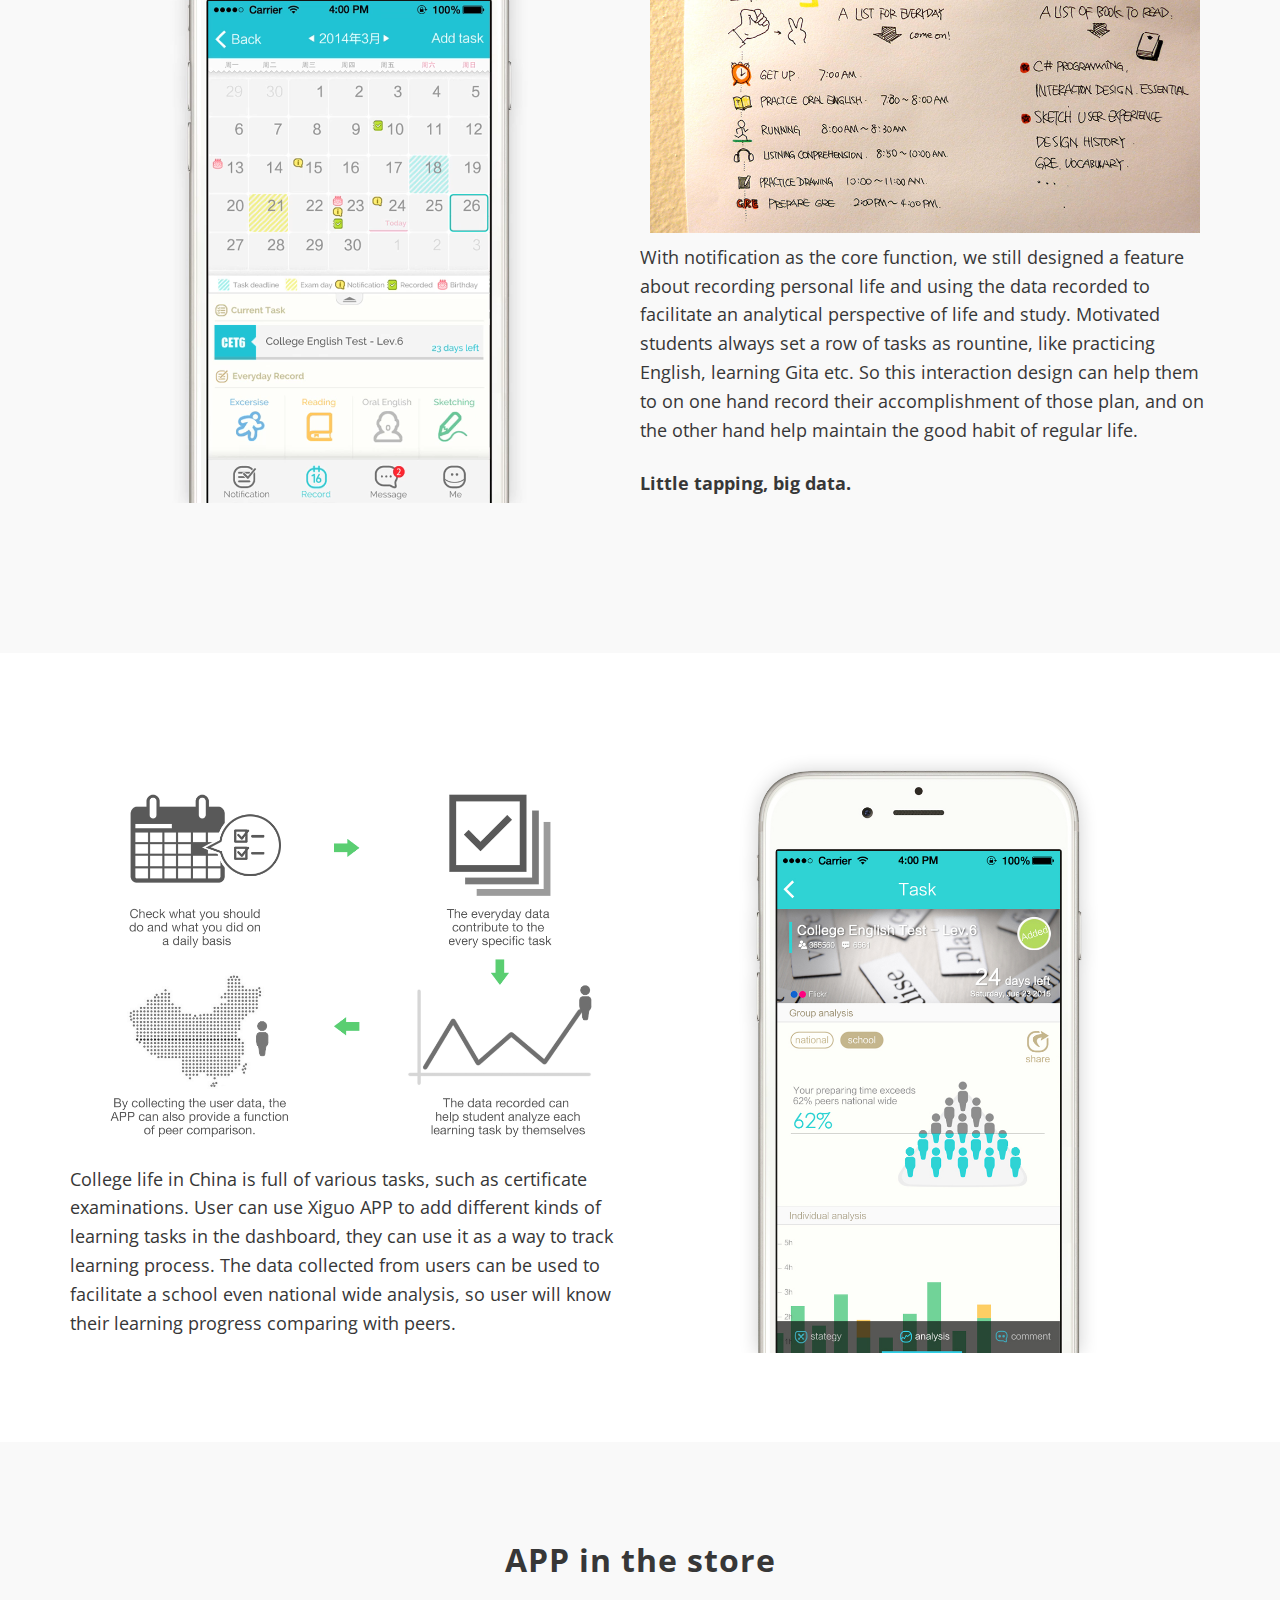
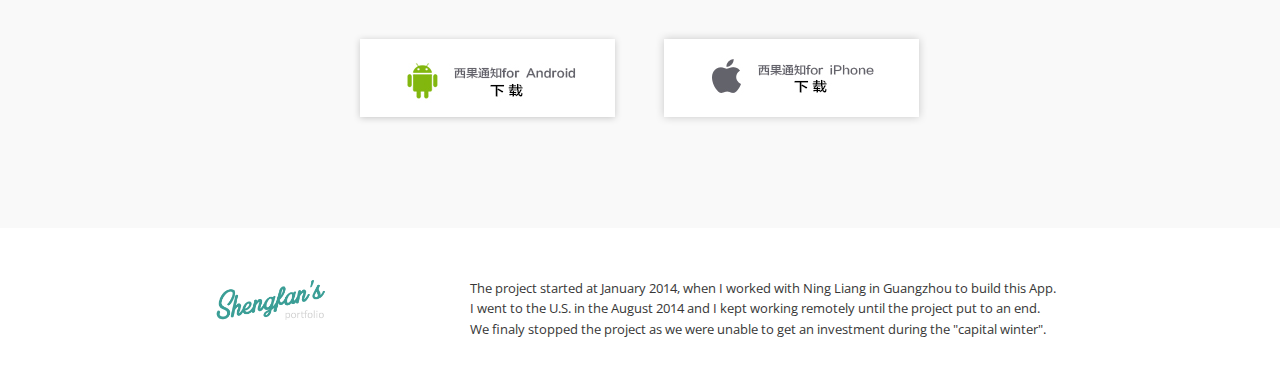
<file: xiguo.html>
<!DOCTYPE html>
<html lang="en">

  <head>
    <meta charset="utf-8">
    <meta name="viewport" content="width=device-width, initial-scale=1, shrink-to-fit=no">
    <meta name="description" content="">
    <meta name="author" content="">

    <title>Xiguo</title>

    <!-- Bootstrap core CSS -->
    <link href="vendor/bootstrap/css/bootstrap.min.css" rel="stylesheet">

    <!-- Custom fonts for this template -->
    <link href="vendor/font-awesome/css/font-awesome.min.css" rel="stylesheet" type="text/css">
    <link href="https://fonts.googleapis.com/css?family=Gochi+Hand" rel="stylesheet">
    <link href="https://fonts.googleapis.com/css?family=Roboto+Slab:300,400" rel="stylesheet">
    <link href="https://fonts.googleapis.com/css?family=Open+Sans:200,300,300i,400,400i,600,600i,700,700i" rel="stylesheet">
    <link href="https://fonts.googleapis.com/css?family=Droid+Serif:400,400i,700i" rel="stylesheet">
    <link href="https://fonts.googleapis.com/css?family=Merriweather:400,400i,700,700i,900,900i" rel="stylesheet">
    <link href="https://fonts.googleapis.com/css2?family=Lato:wght@300;400;700;900&display=swap" rel="stylesheet">
    <!-- Custom styles for this template -->
    <link href="css/home.css" rel="stylesheet">
    <link href="css/portfolio-page.css" rel="stylesheet"> 
    <link rel="icon" href="img/ico.png">   
  </head>

<body>

    <script>
      document.body.className = 'fade';
    </script>  
    
    <div class="button-group">
      <a id="input" href=""></a>
      <div id="dropdown-menu">
        <ul class="dropdown-content">
          <li class="lg-link" id="nav-1"><a href="index.html"><h3>Design Work</h3></a></li>
          <li class="lg-link" id="nav-2"><a href="blog.html"><h3>Blog</h3></a></li>
          <li class="lg-link" id="nav-3"><a href="http://designportfolio.club"><h3>Mentorship</h3></a></li>

          <li class="icon-link">
            <a href="#"><i class="fa fa-linkedin" aria-hidden="true"></i></a>
            <a href="#"><i class="fa fa-instagram" aria-hidden="true"></i></a>
            <a href="#"><i class="fa fa-medium" aria-hidden="true"></i></a>
            <a href="#"><i class="fa fa-dribbble" aria-hidden="true"></i></a>
          </li>
        </ul>
      </div>
      <div class="overlay"></div>
    </div>

    <!-- Navigation -->
    <nav class="navbar navbar-expand-lg navbar-light fixed-top" id="mainNav">
      <div class="container">
        <a class="navbar-brand js-scroll-trigger" href="index.html"><img id="logo" src="img/logo.png"></a>
        <div id="nav-icon1">
          <span></span>
          <span></span>
          <span></span>
        </div>
      </div>
    </nav>

    <div class="container" style="height:600px">
      <div class="row" style="padding-top: 250px">
        <div class="col-lg-6 col-md-6 col-sm-6" style="padding-right: 100px">
          <h1>Xiguo: <br>College notification mobile APP</h1>
        </div>
        <div class="col-lg-6 col-md-6 col-sm-6" style="color: #6c6c6c">
          <h3>A class management and communication tool between the class monitors and students in the context of college in China.</h3>
        </div>
      </div>
    </div>

    <div class="intro-header-xiguo">
      <div class="heroImg" style="text-align: center;">
        <img src="img/xiguo/heroHeaderXiguo.png" alt="">
      </div>
    </div>


    <div class="grey-bg">
      <div class="container">
        <div class="row">
          <div class="col-lg-8 col-md-8 text-container">
              <h3 style="line-height: 1.5; font-family: 'Lato">This is a start-up project with 1 designer and 1 developer at the beginning. We explored a new product opportunity for Chinese college students regarding their communication on various class affairs. We analyzed the problems and came up with a new approach.</h3>
          </div>
        </div>
      </div> <!-- /.container -->
    </div>

    <div class="project-why">
      <div class="container">
        <div class="row">
          <img src="img/xiguo/Messaging.jpg" alt="">
          <h1>Are these messaging APPs a good way for<br>class monitor to broadcast notifications?</h1>
        </div>
      </div>
    </div>

    <div class="container text-center bracket">
      <img id="bracket-up" src="img/xiguo/bracket-up.png" alt="">
    </div>

    <div class="persona">
      <div class="container persona-row">
        <div class="row">
          <div class="col-lg-6 col-md-6">
            <div class="persona-photo">
              <img src="img/xiguo/xue.png" alt="">
            </div>
            <div class="persona-story">
              <p><span class="highlighted-word-monitor">Monitor:</span> “I always use Fetion to send message to class members, the problem is many people don’t like to give me a response, so I have no idea if everyone get the notification or not”</p>
            </div>
          </div>
          <div class="col-lg-6 col-md-6">
            <div class="persona-photo">
              <img src="img/xiguo/zhebiao.png" alt="">
            </div>
            <div class="persona-story">
              <p><span class="highlighted-word-student">Student:</span> "Sometimes my monitor use Wechat to send notes, but my Wechat messege list is always crowed with various messages, so I always miss those notes hiden in the group chat"</p>
            </div>
          </div>
        </div>
      </div>
      <div class="container persona-row">
        <div class="row">
          <div class="col-lg-6 col-md-6">
            <div class="persona-photo">
              <img src="img/xiguo/xi.png" alt="">
            </div>
            <div class="persona-story">
              <p><span class="highlighted-word-student">Student:</span> “Sometimes I want to find an important information shortly such as the assignment format or the location of a meeting. Only in that case I would carefully read the notifications.”</p>
            </div>
          </div>
          <div class="col-lg-6 col-md-6">
            <div class="persona-photo">
              <img src="img/xiguo/gensheng.png" alt="">
            </div>
            <div class="persona-story">
              <p><span class="highlighted-word-monitor">Monitor:</span> “For example I count how many people will attend an activity, it's hard to do the statistics by looking at all of the messages. I have to scroll over the group chat and search the record. Many irrelevant chat there.”</p>
            </div>
          </div>
        </div>
      </div>
    </div>

    <div class="container text-center bracket">
      <img id="bracket-down" src="img/xiguo/bracket-down.png" alt="">
    </div>

    <div class="container text-center message-model">
      <img src="img/xiguo/monitor-message-students.png" alt="">
    </div>

    <div class="container">
      <div class="row text-center">
        <div class="insight">
          <h2>What needed is not just messaging,<br>but also <span style="font-style: italic">managing</span>.</h2>
        </div>
      </div>
      <div class="row text-center">
        <div class="insight-image">
          <img src="img/xiguo/insight-managing.png">
        </div>
      </div>
    </div>


    <div class="user-flow">
      <div class="container">
        <div class="row">
        <div class="col-lg-9 col-md-9" id="xiguo-flow">
          <img src="img/xiguo/Event_based.png" alt="">
        </div>
        <div class="col-lg-3 col-md-3">
          <div class="side-annotation">
            <img src="img/xiguo/monitor.png" alt="">
            <p><span class="highlighted-word-monitor">Monitor</span></br>In the message based system, different messages scater in the list, it’s hard to organize the feedbacks. While in the event-based approach, the relevant massages or feedbacks are grouped into an event. </p>
          </div>
          <div class="side-annotation">
            <img src="img/xiguo/student.png" alt="">
            <p><span class="highlighted-word-student">Student</span></br>The message system can hardly organize the information, and requires action to confirm receipt. While in the event-based approach, receipt will be auto-tracked, and the students can easily understand the notification as the information is more structured.</p>
          </div>
        </div>
      </div>
      </div>
    </div>

    <div class="wire-animated">
      <div class="container">
        <div class="row">
          <div class="col-lg-6 col-md-6 annotation">
            <p><span class="paragraph-title" style="color: #12d76f">Managing</span><br><br><br><span style="font-weight:700; font-style:italic">General-view</span><br>The monitor can easily find out people who have not read the notification, and remind them just by clicking their avatars. Students who open the APP and slide the notification item will be marked as "read" on the monitor end. The interaction is straightforward and intuitive for both sides.</p>
          </div>
          <div class="col-lg-6 col-md-6">
            <video class="my-video" loop autoplay muted width="600px" webkit-playinline>
              <source src="video/xiguo-1.mp4" type="video/mp4">
            </video>
          </div>
        </div>
      </div>
    </div>
    <div class="wire-animated">
      <div class="container">
        <div class="row">
          <div class="col-lg-6 col-md-6 annotation">
            <img src="img/xiguo/xiguo-scenario1.png" alt="">
            <p><span style="font-weight:700; font-style:italic">Statistics</span><br>Sometimes monitors need to do statistics to reach out a group decision. So a vote function is needed in this situation. Monitors could get a very clear statistical result without calculating by themselves.</p>
          </div>
          <div class="col-lg-6 col-md-6">
            <video class="my-video" loop autoplay muted width="600px" webkit-playinline>
              <source src="video/xiguo-2.mp4" type="video/mp4">
            </video>
          </div>
        </div>
      </div>
    </div>


    <div class="grey-bg xiguo-UI1">
        <div class="container">
          <div class="row" style="padding: 50px 0">
            <div class="col-lg-6 col-md-6 interface text-center">
              <video loop autoplay muted height="600px" webkit-playinline>
                <source src="video/xiguo-3.mp4" type="video/mp4">
              </video>
            </div>
            <div class="col-lg-6 col-md-6 annotation">
              <img src="img/xiguo/xiguo-scenario2.png">
              <p>The monitor can set a reminder in the notification to automatically remind students in case some students forget the event. Google services like Calendar and Google Now is not available in China, so this feature is quite needed.</p>
            </div>
          </div>
        </div>
    </div>


    <div class="xiguo-UI2">
      <div class="container">
        <div class="row" style="padding-top: 50px">
          <div class="col-lg-6 col-md-6 annotation">
            <img src="img/xiguo/xiguo-annotation1.png" alt="">
            <p>A notification always contains many information such as time, location and detailed content, neither email nor short message can make the information organized and easy-to-read. In this APP design, we group and organize the information so that student can get the notification by a glance, and sometimes doesn’t necessarily open it. Then the monitor will know who have (or have not) read the notification.</p>
          </div>
          <div class="col-lg-6 col-md-6 interface text-center">
            <img src="img/xiguo/xiguo-interface2.png" alt="">
          </div>
        </div>
      </div>
    </div>


    <div class="grey-bg xiguo-UI3">
        <div class="container">
          <div class="row" style="padding: 50px 0">
            <div class="col-lg-6 col-md-6 interface text-center">
              <video loop autoplay muted height="600px" webkit-playinline>
                <source src="video/xiguo-4.mp4" type="video/mp4">
              </video>
            </div>
            <div class="col-lg-6 col-md-6 annotation">
              <img src="img/xiguo/xiguo-scenario3.jpg">
              <p>With notification as the core function, we still designed a feature about recording personal life and using the data recorded to facilitate an analytical perspective of life and study. Motivated students always set a row of tasks as rountine, like practicing English, learning Gita etc. So this interaction design can help them to on one hand record their accomplishment of those plan, and on the other hand help maintain the good habit of regular life.</p>
              <p><strong>Little tapping, big data.</strong></p>
            </div>
          </div>
        </div>
    </div>

    <div class="xiguo-UI4">
      <div class="container">
        <div class="row" style="padding-top: 50px">
          <div class="col-lg-6 col-md-6 annotation">
            <img src="img/xiguo/xiguo-annotation3.png" alt="">
            <p>College life in China is full of various tasks, such as certificate examinations. User can use Xiguo APP to add different kinds of learning tasks in the dashboard, they can use it as a way to track learning process. The data collected from users can be used to facilitate a school even national wide analysis, so user will know their learning progress comparing with peers.</p>
          </div>
          <div class="col-lg-6 col-md-6 interface text-center">
            <img src="img/xiguo/xiguo-interface3.png" alt="">
          </div>
        </div>
      </div>
    </div>

    <div class="grey-bg">
      <div class="container text-center">
        <div style="padding-top:100px"><h2>APP in the store</h2></div>
        <div style="margin:50px auto; padding-bottom: 100px">
          <a href="https://www.wandoujia.com/apps/6596345"><img src="img/xiguo/btn_googleplay.png"></a>
          <a href="https://appsto.re/cn/XzJj4.i"><img src="img/xiguo/btn_applestore.png"></a>
        </div>
      </div>
    </div>


    <div class="container">
      <div class="row footer-row">
        <div class="col-lg-4 col-md-4 text-center">
          <img src="img/logo-color.png" style="width: 120px; height: auto">
        </div>
        <div class="col-lg-8 col-md-8 tiny-font">
          <p>The project started at January 2014, when I worked with Ning Liang in Guangzhou to build this App. <br>I went to the U.S. in the August 2014 and I kept working remotely until the project put to an end. <br>We finaly stopped the project as we were unable to get an investment during the "capital winter".</p>
        </div>
      </div>
    </div>

    <script>
      document.addEventListener("DOMContentLoaded", function(e) {
      document.body.className = '';
      });
    </script>    

    <script src="vendor/jquery/jquery.min.js"></script>
    <script src="vendor/popper/popper.min.js"></script>
    <script src="vendor/bootstrap/js/bootstrap.min.js"></script>

    <!-- Plugin JavaScript -->
    <script src="vendor/jquery-easing/jquery.easing.min.js"></script>

    <!-- Custom scripts -->
    <script src="js/main.js"></script>
    <script src="js/portfolio-page.js"></script>

  </body>
</html>
</file>
<file: css/home.css>
/*dropdown menu*/
/* MIXINS
  ==================================*/
.card-shadow, #dropdown-menu {
  box-shadow: 0 0 0.8em rgba(0, 0, 0, 0.05), 0 0 0.8em rgba(0, 0, 0, 0.05);
}

/* GENERAL STYLES
   ================================== */
html {
  -webkit-font-smoothing: antialiased;
  text-rendering: optimizeLegibility;
  -moz-osx-font-smoothing: grayscale;
}

body {
  opacity: 1;
  transition: 0.8s opacity;
}

body.fade {
    opacity: 0;
    transition: none;
}

/* DROPDOWN
   ================================== */
.button-group {
  position: relative;
  width: 100vw;
  margin: 0 auto;
  margin-bottom: 2em;
  top: 0.2em;
}

#dropdown-menu {
  position: fixed;
  top: 0;
  right: 0;
  left: 0;
  width: 100vw;
  height: 620px;
  list-style: none;
  z-index: 999;
  border-radius: 2px;
  background: #fff;
  -webkit-transition: all 0.5s cubic-bezier(0.19, 1, 0.22, 1);
  transition: all 0.5s cubic-bezier(0.19, 1, 0.22, 1);
  -webkit-transform: scale(1, 0);
  -ms-transform: scale(1, 0);
  transform: scale(1, 0);
  -webkit-transform-origin: top;
  -ms-transform-origin: top;
  transform-origin: top;
}

#dropdown-menu ul {
  margin: 180px auto;
  position: relative;
  padding-left: 30px;
}

@media (min-width: 768px) {
  #dropdown-menu ul {
    width: 750px;
  }
}

@media (min-width: 992px) {
  #dropdown-menu ul {
    width: 970px;
  }
}

@media (min-width: 1200px) {
  #dropdown-menu ul {
    width: 1170px;
  }
}

#dropdown-menu li {
  -webkit-transform: translate3d(0, -10px, 0);
  transform: translate3d(0, -10px, 0);
  opacity: 0;
  list-style-type: none;
  padding: 12px 0;
}

#dropdown-menu li h3 {
  font-size: 66px;
  font-weight: 700;
  font-family: "Lato";
/*  font-style: italic;*/
  letter-spacing: 0px;
}

#dropdown-menu li a {
  color: #373737;
  text-decoration: none;
  font-size: 1em;
}

#dropdown-menu.open {
  -webkit-transform: scale(1);
  -ms-transform: scale(1);
  transform: scale(1);
}

#dropdown-menu.open li {
  -webkit-transition: all 1s cubic-bezier(0.19, 1, 0.22, 1);
  transition: all 1s cubic-bezier(0.19, 1, 0.22, 1);
  -webkit-transform: translate3d(0, 0, 0);
  transform: translate3d(0, 0, 0);
  opacity: 1;
}

.dropdown-content > .lg-link {
  float: left;
  clear: both;
}

.sm-link {
  position: absolute;
  right: 0px;
  top: 250px;
}

.sm-link a {
  display: inline-block;
  margin: 0 15px;
}

.sm-link a p {
  color: #A5ABB2;
  margin: 0;
  font-weight: 200;
}

.icon-link {
  position: absolute;
  right: 5px;
  top: 300px;
}

.icon-link a {
  margin: 0 10px;
}

.lg-link > a:before {
  content: "";
  position: absolute;
  z-index: -1;
  width: 100%;
  height: 20px;
  bottom: 42px;
  left: 0;
  /*background-color: #F0F3F6;*/
  visibility: hidden;
  -webkit-transform: scaleX(0);
  transform: scaleX(0);
  transform-origin: left;
  -webkit-transition: all 0.3s ease-in-out 0s;
  transition: all 0.3s ease-in-out 0s;
}

#nav-1 > a:before {
  background-color: #3094F2;
}

#nav-2 > a:before {
  background-color: #3094F2;
}

#nav-3 > a:before {
  background-color: #3094F2;
}

.lg-link > a:hover:before {
  visibility: visible;
  -webkit-transform: scaleX(1);
  transform: scaleX(1);
}

/*#dropdown-menu li :hover {
  background-color: rgba(0, 0, 0, 0.15)
}*/
.open li:nth-child(1) {
  -webkit-transition-delay: 0.2s !important;
  transition-delay: 0.2s !important;
}

.open li:nth-child(2) {
  -webkit-transition-delay: 0.3s !important;
  transition-delay: 0.3s !important;
}

.open li:nth-child(3) {
  -webkit-transition-delay: 0.4s !important;
  transition-delay: 0.4s !important;
}

.open li:nth-child(4) {
  -webkit-transition-delay: 0.5s !important;
  transition-delay: 0.5s !important;
}

.open li:nth-child(5), .open li:nth-child(6) {
  -webkit-transition-delay: 0.6s !important;
  transition-delay: 0.6s !important;
}

.open + div {
  opacity: 1;
  visibility: visible;
}

.overlay {
  z-index: 980;
  visibility: hidden;
  opacity: 0;
  top: 0px;
  left: 0px;
  right: 0px;
  bottom: 0px;
  position: fixed;
  background-color: rgba(0, 0, 0, 0.2);
  transition: visibility 0.4s linear,opacity 0.4s linear;
  -webkit-transition: visibility 0.4s linear,opacity 0.4s linear;
}

.noscroll {
  overflow: hidden;
}

/*dropdown menu*/
/*!
 * UXWorks.design - v1.0.0-beta (http://www.uxworks.design)
 * Copyright 2016-2017 UXWorks
 */
body {
  font-family: 'Open Sans', 'Helvetica Neue', Helvetica, Arial, sans-serif;
  /*  position: relative;*/
  width: 100%;
  height: 100%;
  color: #373737;
}

::selection {
  background: #505050;
}

::-moz-selection {
  background: #505050;
}

::-webkit-scrollbar {
  display: none;
}

html {
  width: 100%;
  height: 100%;
}

h1, h2, h3, h4, h5, h6 {
  font-family: 'Open Sans', 'Helvetica Neue', Helvetica, Arial, sans-serif;
  font-weight: 700;
  margin: 0 0 25px;
  letter-spacing: 1px;
}

p {
  font-size: 16px;
  line-height: 1.5;
  margin: 0 0 25px;
}

@media (min-width: 768px) {
  p {
    font-size: 18px;
    line-height: 1.6;
  }
}

a {
  -webkit-transition: all 0.2s ease-in-out;
  -moz-transition: all 0.2s ease-in-out;
  transition: all 0.2s ease-in-out;
  color: #373737;
}

a:focus, a:hover {
  text-decoration: none;
  color: #3094F2;
}

#mainNav .navbar-toggler {
  font-size: 12px;
  padding: 11px;
  color: white;
}

#mainNav .navbar-brand {
  font-weight: 300;
  font-family: 'Open Sans', sans-serif;
}

.navbar-brand span{
  font-size: 16px;
  font-weight: 600;
  font-style: italic;
  margin: 5px 10px;
  color: #6c6c6c;
}

#mainNav a {
  color: #373737;
  font-size: .85rem;
}

#mainNav .navbar-nav .nav-item {
  -webkit-transition: background 0.3s ease-in-out;
  -moz-transition: background 0.3s ease-in-out;
  transition: background 0.3s ease-in-out;
}

#mainNav .navbar-nav .nav-item:hover {
  color: fade(white, 80%);
  outline: none;
  background-color: transparent;
}

#mainNav .navbar-nav .nav-item:active, #mainNav .navbar-nav .nav-item:focus {
  outline: none;
  background-color: transparent;
}

@media (min-width: 992px) {
  #mainNav {
    padding-top: 60px;
    padding-bottom: 55px;
    -webkit-transition: background 0.3s ease-in-out, padding-top 0.3s ease-in-out, padding-bottom 0.3s;
    -moz-transition: background 0.3s ease-in-out, padding-top 0.3s ease-in-out, padding-bottom 0.3s;
    transition: background 0.3s ease-in-out, padding-top 0.3s ease-in-out, padding-bottom 0.3s;
    letter-spacing: 1px;
    background: transparent;
  }
  #mainNav.navbar-shrink {
    padding-top: 30px;
    padding-bottom: 0px;
    background: transparent;
  }
  #mainNav .nav-link.active {
    outline: none;
    background-color: rgba(255, 255, 255, 0.3);
  }
  #mainNav .nav-link.active:hover {
    color: white;
  }
}

.navbar-brand img {
  height: 22px;
  width: auto;
  -webkit-transition: .3s ease-in-out;
  -moz-transition: .3s ease-in-out;
  -o-transition: .3s ease-in-out;
  transition: .3s ease-in-out;
}

.navbar-shrink img {
  height: 18px;
  width: auto;
  -webkit-transition: .3s ease-in-out;
  -moz-transition: .3s ease-in-out;
  -o-transition: .3s ease-in-out;
  transition: .3s ease-in-out;
}

.masthead {
  width: 100vw;
  height: auto;
  padding: 200px 0;
  color: #373737;
}

.intro-body {
  position: absolute;
  top: 34vh;
  left: 0;
  right: 0;
  margin: auto;
}

@media (min-width: 768px) {
  .masthead {
    height: 100%;
    padding: 0;
  }
  .masthead .intro-body .brand-heading {
    font-size: 100px;
  }
  .masthead .intro-body .intro-text {
    font-size: 18px;
  }
}

.btn-circle {
  font-size: 26px;
  width: 55px;
  height: 55px;
  margin-top: 15px;
  line-height: 38px;
  -webkit-transition: background 0.3s ease-in-out;
  -moz-transition: background 0.3s ease-in-out;
  transition: background 0.3s ease-in-out;
  color: #373737;
  border: 2px solid #373737;
  border-radius: 100% !important;
  background: transparent;
}

.btn-circle:focus, .btn-circle:hover {
  color: #FF5A5F;
  outline: none;
  background: rgba(255, 255, 255, 0.1);
}

.content-header {
  padding: 120px 0 100px 0;
  position: relative;
}

.btn {
  font-family: 'Cabin', 'Helvetica Neue', Helvetica, Arial, sans-serif;
  font-weight: 400;
  -webkit-transition: all 0.3s ease-in-out;
  -moz-transition: all 0.3s ease-in-out;
  transition: all 0.3s ease-in-out;
  text-transform: uppercase;
  border-radius: 0;
}

.btn-default {
  color: #42DCA3;
  border: 1px solid #42DCA3;
  background-color: transparent;
}

.btn-default:focus, .btn-default:hover {
  color: black;
  border: 1px solid #42DCA3;
  outline: none;
  background-color: #42DCA3;
}

/* hamburger bars animation start */
#nav-icon1 {
  width: 20px;
  height: 18px;
  -webkit-transform: rotate(0deg);
  -moz-transform: rotate(0deg);
  -o-transform: rotate(0deg);
  transform: rotate(0deg);
  -webkit-transition: .5s ease-in-out;
  -moz-transition: .5s ease-in-out;
  -o-transition: .5s ease-in-out;
  transition: .5s ease-in-out;
  cursor: pointer;
}

#nav-icon1 span {
  display: block;
  position: absolute;
  height: 2px;
  width: 100%;
  background: #373737;
  border-radius: 1px;
  opacity: 1;
  left: 0;
  -webkit-transform: rotate(0deg);
  -moz-transform: rotate(0deg);
  -o-transform: rotate(0deg);
  transform: rotate(0deg);
  -webkit-transition: .3s ease-in-out;
  -moz-transition: .3s ease-in-out;
  -o-transition: .3s ease-in-out;
  transition: .3s ease-in-out;
}

#nav-icon1 span:nth-child(1) {
  top: 0px;
}

#nav-icon1 span:nth-child(2) {
  top: 6px;
}

#nav-icon1 span:nth-child(3) {
  top: 12px;
}

#nav-icon1.open span:nth-child(1) {
  top: 6px;
  -webkit-transform: rotate(135deg);
  -moz-transform: rotate(135deg);
  -o-transform: rotate(135deg);
  transform: rotate(135deg);
}

#nav-icon1.open span:nth-child(2) {
  opacity: 0;
  left: -20px;
}

#nav-icon1.open span:nth-child(3) {
  top: 6px;
  -webkit-transform: rotate(-135deg);
  -moz-transform: rotate(-135deg);
  -o-transform: rotate(-135deg);
  transform: rotate(-135deg);
}

/* hamburger bars animation end */

.cards img {
  width: auto;
  height: 620px;
}

.greybg {
  width: 23%;
  display: block;
  height: 630px;
  background-color: #f7f9fb;
}

.greybg-right {
  position: absolute;
  right: 0px;
  width: 12%;
  height: 327px;
  display: block;
  background-color: #f7f9fb;
}

.btn-header {
  border-radius: 4px;
  color: #373737;
  font-size: 16px;
  font-family: Open Sans, Helvetica;
  padding: 13px 18px;
  text-transform: none;
  border-color: #373737;
}

.btn-header:hover {
  background-color: #373737;
  border-color: #373737;
}

.cards {
  position: absolute;
  top: 90%;
  width: 100%;
  padding-left: 11%;
  overflow-x: scroll;
  white-space: nowrap;
}

.card-item {
  display: inline-block;
  position: relative;
  margin: 0px 5px;
  -webkit-transition: transform 0.3s ease-out;
  -moz-transition: transform 0.3s ease-out;
  -o-transition: transform 0.3s ease-out;
}

.card-item:hover {
  -webkit-transform:translate(0px,-12px);
  -moz-transform:translate(0px,-12px);
  -ms-transform:translate(0px,-12px);
  -o-transform:translate(0px,-12px);
  transform:translate(0px,-12px);
}

.category {
  transition: all .3s ease-in-out;
  -webkit-transition: all .3s ease-in-out;
  position: absolute;
  width: 100vw;
}

.category div {
  display: inline-block;
  vertical-align: middle;
}

.category .btn {
  font-size: 20px;
  font-family: 'Gochi Hand';
  text-transform: none;
  padding: 6px 12px;
  background: transparent;
  cursor: pointer;
}

.unselected {
  text-decoration: line-through;
  color: #373737;
}

.selected {
  text-decoration: none;
  color: #FF5A5F;
}

.category button:hover {
  color: #5e5e5e;
  border-color: #5e5e5e;
}

.category-title {
  margin: 0 20px;
  transition: all .2s ease-in-out;
  -webkit-transition: all .2s ease-in-out;
}

.category-title h4 {
  font-size: 28px;
  font-family: Lato;
  font-weight: 700;
  margin-bottom: 5px;
}

.title-delay {
  -webkit-transition-delay: .15s;
  transition-delay: .15s;
}

.uxwork {
  padding-top: 100px;
}

.uxwork img{
  width: 100%;
  height: auto;
  margin-bottom: 30px;
  text-align: center;
  -webkit-transition: transform 0.3s ease-out;
  -moz-transition: transform 0.3s ease-out;
  -o-transition: transform 0.3s ease-out;
}

.uxwork img:hover {
  -webkit-transform:translate(0px,-10px);
  -moz-transform:translate(0px,-10px);
  -ms-transform:translate(0px,-10px);
  -o-transform:translate(0px,-10px);
  transform:translate(0px,-10px);
}

.uxwork-card {
  width: 86%; 
  margin: 0 auto;
  position: relative;
}

.view-detail {
  position: relative;
  text-decoration: none;
  font-size: 18px;
  color: #6C6C6C;
}

.view-detail:hover {
  color: #373737;
}

.view-detail:before {
  content: "";
  position: absolute;
  width: 100%;
  height: 2px;
  background-color: #6C6C6C;
  bottom: -5px;
  left: 0;
  visibility: hidden;
  transform-origin:left;
  transform: scaleX(0);
  transition: all 0.15s ease-in-out 0s;
}

.uxwork a:hover ~ .view-detail:before {
  visibility: visible;
  transform: scaleX(1);
}

.view-detail:hover::before {
  visibility: visible;
  transform: scaleX(1);
}

.parallax-bg {
  margin-left: 15px;
  height: 260px;
  width: auto;
  right: -165px;
  top: 0;
  z-index: -1;
}

.hero-text p {
  font-family: 'Lato', serif;
  font-size: 43px;
  font-weight: 900;
  line-height: 60px
}

.hero-text h1 {
  font-size: 100px;
}

.hero-text {
  width: 750px;
  padding-left: 15px;
  padding-top: 10px;
}

.hero-links {
  text-decoration: underline;
  transition: .25s ease-in-out;
  -webkit-transition: .25s ease-in-out;
}

.hero-links:hover {
  color: #3094F2;
}

/*text flip effect*/
/*text flip effect end*/
.hidden {
  visibility: hidden;
  opacity: 0;
}

.blog-post {
  margin-bottom: 100px;
}

.blog-post h5{
  color: #6c6c6c;
}

.blog-post a:hover ~ .view-detail:before {
  visibility: visible;
  transform: scaleX(1);
}

.blog-thumbnail-img img{
  height: auto;
  width: 100%;
}

.placard {
  border-radius: 20px;
  padding: 60px;
  margin-bottom: 50px;
  box-shadow: 0px 2px 12px 0px rgba(0,0,0,0.15);
}

.placard h5 {
  color: #6c6c6c;
  margin-bottom: 0;
}

.placard a {
  text-decoration: underline;
}

.footer {
  margin: 50px auto;
}

/*# sourceMappingURL=home.css.map */
</file>
<file: css/portfolio-page.css>
/*top Nav*/
body {
  background-color: white;
}

/*hero header*/
.intro-header-xiguo {
  background-color: #37bcb2;
}

.intro-header-bsx {
  background-color: #f76d32;
}

.intro-header-1pass {
  background-color: #4ab5cd;
}

.intro-header-journey {
  background-color: #EF975F;
  padding: 100px 0;
  margin-bottom: 200px;
}

.intro-header-ruskee {
  background-color: #dcdcdc;
}

.intro-header-audiences {
  background-color: #3094F2;
  padding: 100px 0;
  margin-bottom: 200px;
}

.salesforce-header {
  position: relative;
}

.salesforce-header img {
  position: absolute;
  height: 50px;
  width: auto;
  left: 0;
  top:-20px;
}

.salesforce-header h1 {
  position: absolute;
  top: 0px;
  left: 90px;
}

.underline {
  text-decoration: underline;
}

.project-logo {
  position:relative;
  bottom:0px;
  height:30px;
  width:auto
}

.intro-message {
  padding: 240px 100px 140px 0;
  color: white;
}

.intro-message h1 {
  font-family: 'Lato',serif;
  font-weight: 100;
  font-size: 90px;
}

.intro-message p {
  color: white;
  margin: 0 10px;
}

.heroImg {
  padding-top: 50px;
  padding-bottom: 50px;
}

.heroImg img{
  width: 550px;
  height: auto;
}

.intro-message img {
  width: 60px;
  height: auto;
}

.text-container {
  padding: 100px 60px 100px 20px;
}

.tiny-font p {
  font-size: 13px;
}

.tiny-font a{
  text-decoration: underline;
}

.project-why {
  background-color: white;
  text-align: center;
}

.project-why img {
  width: 100%;
  height: auto;
  margin-top: 50px;
}

.project-why h1 {
  font-family: 'Lato',serif;
  font-weight: 200;
  color: #333;
  line-height: 1.3em;
  margin: 80px auto;
}

.project-why p {
  color: white;
}

.project-about {
  margin: 100px 0;
}

.project-about p {
  font-size: 20px;
}

.project-about h4 {
  color: #6c6c6c;
  padding-right: 50px;
}

.project-about img {
  width: 100%;
  height: auto;
}

.youtube {
  background-color: #000;
  padding: 100px 0;
}

.project-iamge {
  margin: 150px 0;
}

.project-iamge img {
  width: 100%;
  height: auto;
}

.project-iamge p {
  font-size: 20px;
  margin-bottom: 80px;
}

.web-UI {
  border-radius: 10px;
  box-shadow: 0px 2px 12px 0px rgba(0,0,0,0.15);;
}

.bracket img {
  height: 34px;
  width: 96px;
  margin: 40px 0;
}

.persona-row {
  position: relative;
  top: 0px;
}

.persona-photo img {
  height: 116px;
  width: auto;
  margin: 40px 20px;
}

.persona-story {
  position: absolute;
  top: 0px;
  width: 300px;
  margin: 40px 80px 40px 200px;
  font-family: "Open Sans", "Helvetica Neue",Helvetica,sans-serif;
  font-size: 15px;
  text-align: left;
}

.message-model img {
  width: 1000px;
  height: auto;
  margin: 50px 0;
}

.insight h2 {
  color: #12d76f;
}

.insight {
    margin: 20px auto;
}

.insight-image img {
  width: 337px;
  height: auto;
}

.insight-image {
  margin: 40px auto;
}

/*design method*/

.grey-bg {
  background-color: #f9f9f9;
  background-size: cover;
}

.architec-experienc img {
  margin: 170px 100px 100px 130px;
  width: 400px;
  height: auto;
}

div.architecture-experience {
  padding: 100px 140px;
}

.in-line {
  background-color: rgba(255,255,255,.8);
  padding: 10px;
}

.in-line img {
  width: 36px;
  height: auto;
  margin-top: 10px;
}

.in-line p {
  font-size: 16px;
  font-style: italic;
}

#light-grey {
  color: #a0a0a0;
}

#medium-grey {
  color: #7c7c7c;
}

#dark-grey {
  color: #494949;
}

/*user flow*/

.user-flow {
  padding: 80px 0;
}

#xiguo-flow img {
  height: auto;
  width: 100%;
}

.side-annotation img {
  height: 49px;
  width: auto;
  margin: 20px 0;
}

div.side-annotation {
  margin: 60px 10px 150px 0;
}

.highlighted-word-monitor {
  color: #12d76f;
  font-size: 20px;
  font-weight: 600;
}

.highlighted-word-student {
  color: #ef5035;
  font-size: 20px;
  font-weight: 600;
}

.paragraph-title {
  font-size: 35px;
  line-height: 1.2em;
  margin: 0 0 20px 0;
}

.wire-animated img {
  width:400px;
  height:auto;
  margin: 20px 50px 10px 50px;
}

.wire-animated video {
  margin: 20px 0;
}

.interface video{
  margin-top: 50px;
}

.interface img{
  margin-top: 50px;
  height: 600px;
  width: auto;
}

.interface-desktop img{
  width: 680px;
  height: auto;
}

.interface-desktop {
  margin-top: 80px;
}

.annotation {
  padding: 80px 0;
}

.annotation img {
  width: 550px;
  height: auto;
  margin: 10px;
}

/*bsx*/
.intro-bg {
  background-image: url("../img/bsx/bsx-background1.jpg");
  height: 720px;
  width: auto;
}

.hero-annotation {
  width: 550px;
  height: auto;
  margin-top: 100px;
}

.hero-annotation img {
  width: 100%; height: auto;
  margin-left: 10px;
}

.hero-annotation h2 {
  font-family: 'Lato',serif;
  font-weight: 200;
  font-size: 50px;
  color: #f9f9f9;
  padding-bottom: 20px;
}

.responsive-box {
  display: inline-block;
  position: relative;
  overflow: hidden;
}

.icon-image {
  width: 200px;
  height: auto;
}

.icon-image img {
  height: auto;
  width: 40%;
  margin: 10px 0;
}

.warm-grey-bg {
  background-color: #f4f0f1;
  background-size: cover;
}

.os-animation{
    opacity: 0;
}
.os-animation.animated{
    opacity: 1;
}

/* Carousel Fading slide */
ul.carousel-indicators img {
  width: 60px;
  height: auto;
  margin: 15px;
}


.carousel-inner {
  width: 50%;
  overflow: visible;
}

div.interface {
  padding-left: 0;
}

.carousel-indicators {
  position:static;
  margin: 80px 0;
  left: 0;
  display: inline;
}

.carousel-indicators li {
  margin: 0;
  background-color: transparent;
  border: none;
  display: inline;
  cursor: pointer;
}

.carousel-indicators img {
-webkit-filter: grayscale(100%);
filter: grayscale(100%);
}

.carousel-indicators img:hover {
  opacity: .8;
}

.carousel-indicators .active {
  background-color: transparent;
}

.carousel-indicators .active img {
  -webkit-filter: grayscale(0%);
  filter: grayscale(0%);
}

.carousel-fade .item {
  opacity: 0;
  -webkit-transition-property: opacity;
  -moz-transition-property: opacity;
  -o-transition-property: opacity;
  transition-property: opacity;
  }

.carousel-fade .item.active { opacity: 1; }

.carousel {
  margin-bottom: 50px;
}

/* Safari Fix */
@media all and (transform-3d), (-webkit-transform-3d) {
  .carousel-fade .carousel-inner > .item.next,
  .carousel-fade .carousel-inner > .item.active.right {
    opacity: 0;
  }
  .carousel-fade .carousel-inner > .item,
  .carousel-fade .carousel-inner > .item.active.left {
    opacity: 0;
  }
  .carousel-fade .carousel-inner > .item.left,
  .carousel-fade .carousel-inner > .item.right,
  .carousel-fade .carousel-inner > .item.active {
    opacity: 1;
  }
}

/*.carousel-fade .item {
  -webkit-transition: all 500ms ease;
  -moz-transition: all 500ms ease;
  -ms-transition: all 500ms ease;
  -o-transition: all 500ms ease;
  transition: all 500ms ease;
  }*/
/* Carousel Fading slide */

.about-icons img{
  width: 30px;
  height: auto;
  margin-right: 10px;
}

.col-4-icons {
  width: 100px;
  height: auto;
  margin: 50px 0;
}

.img-full-width img {
  height: auto;
  width: 100%;
}

.video-margin {
  margin: 40px 0 80px 0;
}

.white-text-bg {
  margin: 120px 60px;
  color: white;
  background-color: rgba(0,0,0,.4);
}

.process-bg {
  background-color: #2d2e31;
  color: white;
  padding: 80px 0;
}

#wrapper {
  transition: height 400ms;
}

.process-bg img {
  width:100%;
  height: auto;
  margin: 20px 0;
}

.footer-row {
  margin: 50px 0;
}

.design-method {
  background-image: url('images/xiguo/architecture-bg.jpg');
  background-size: cover;
}
</file>
